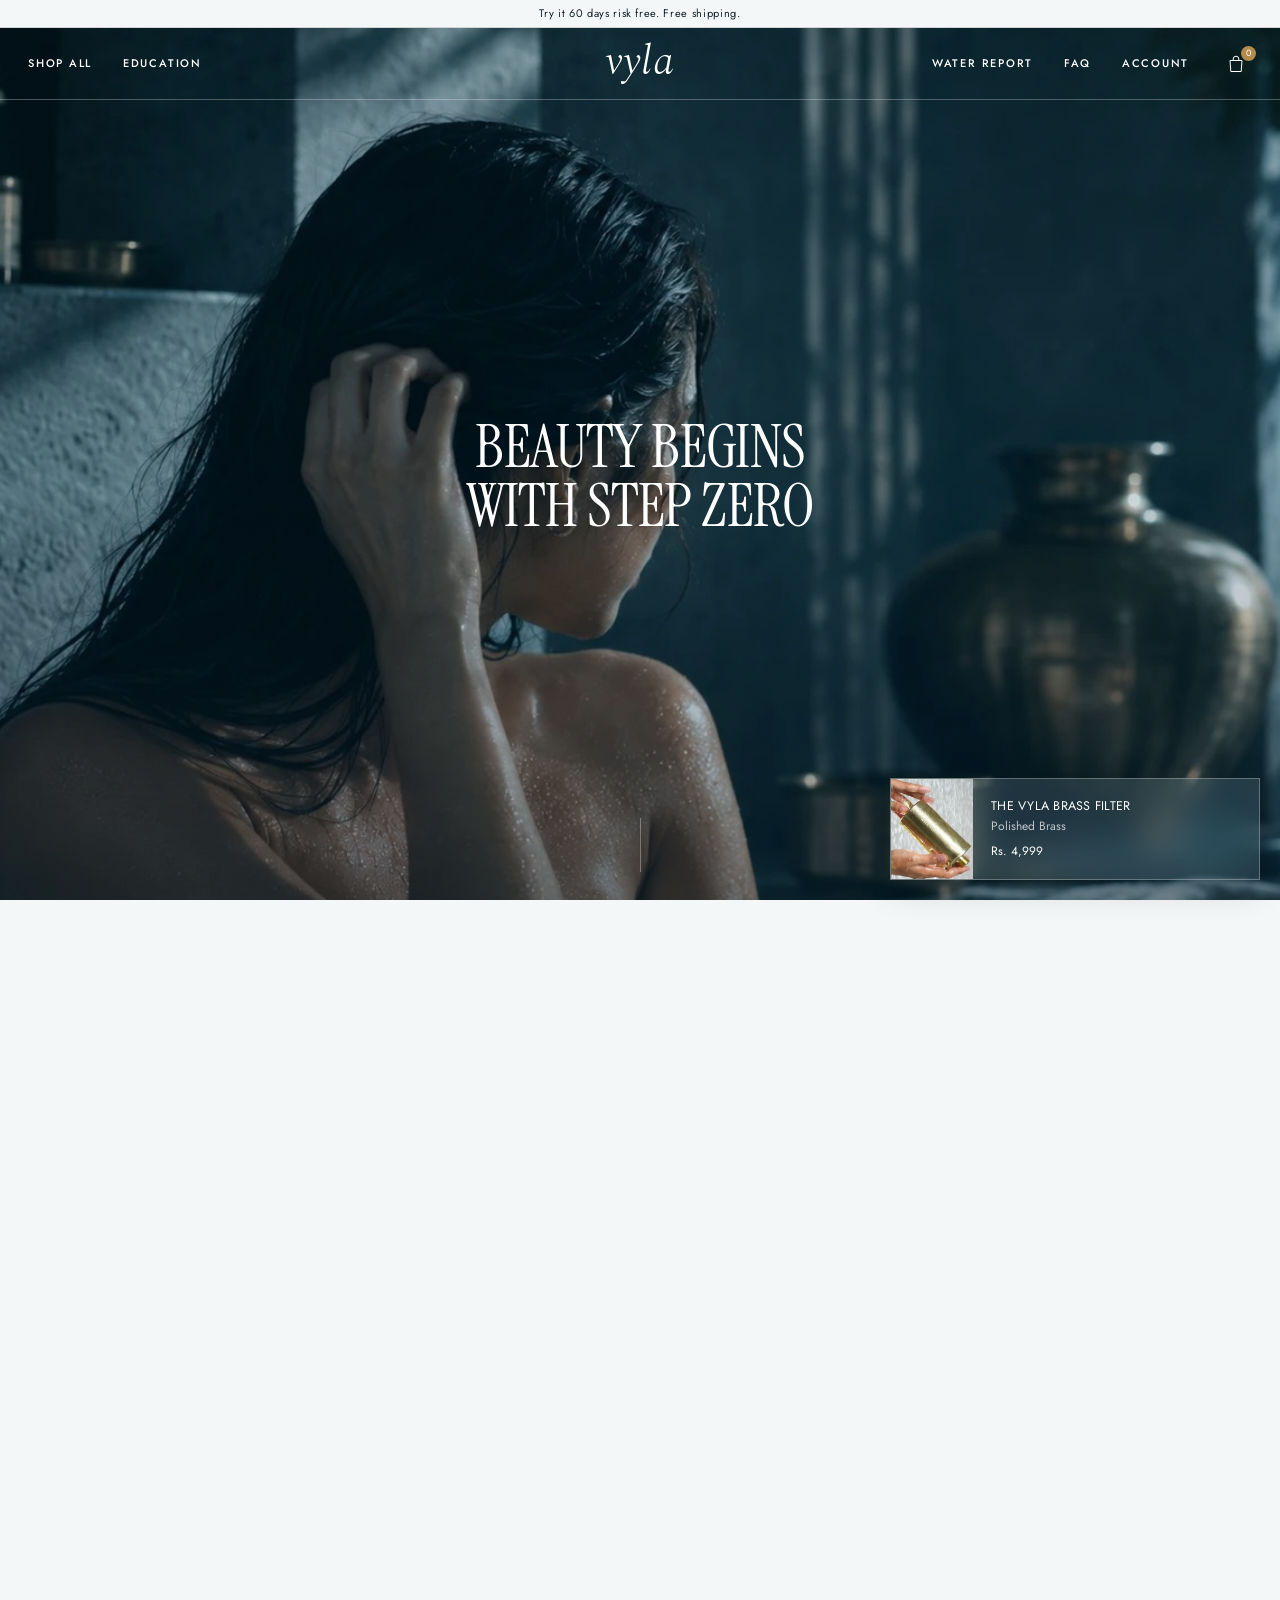
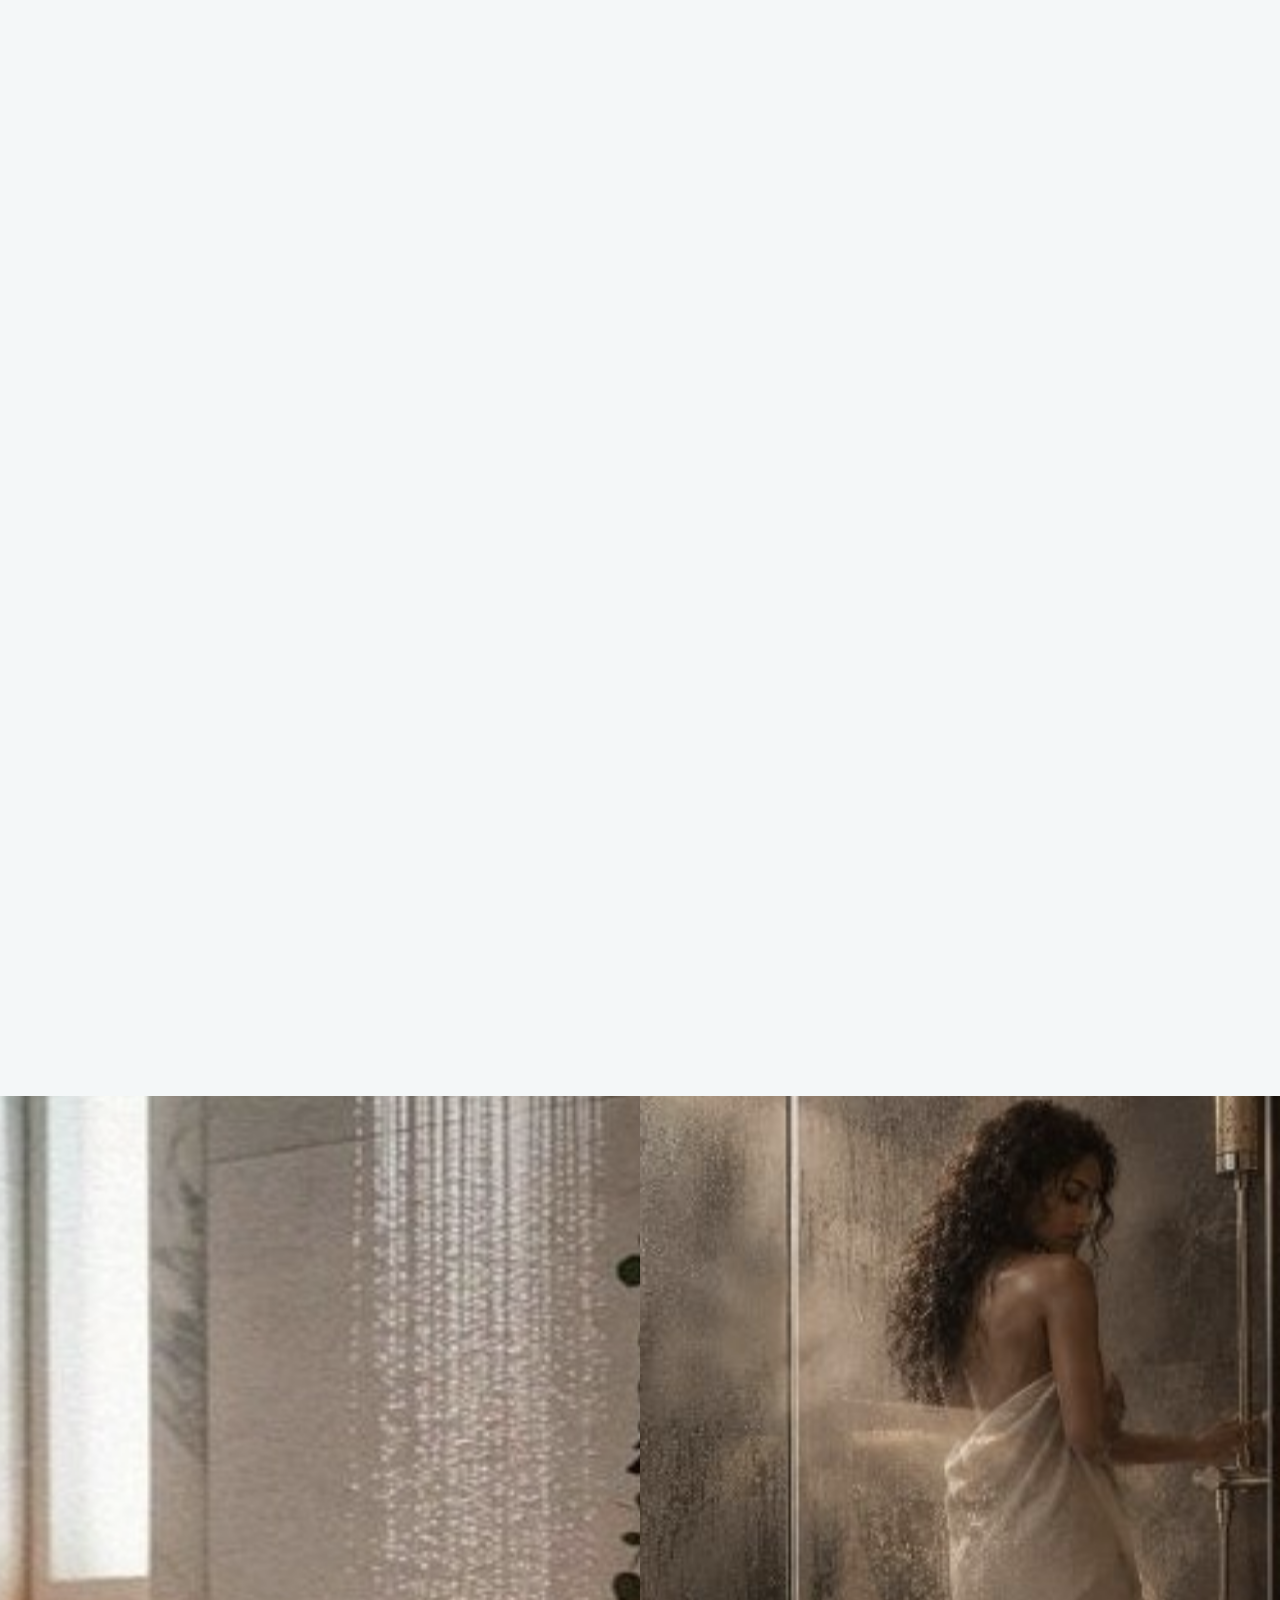
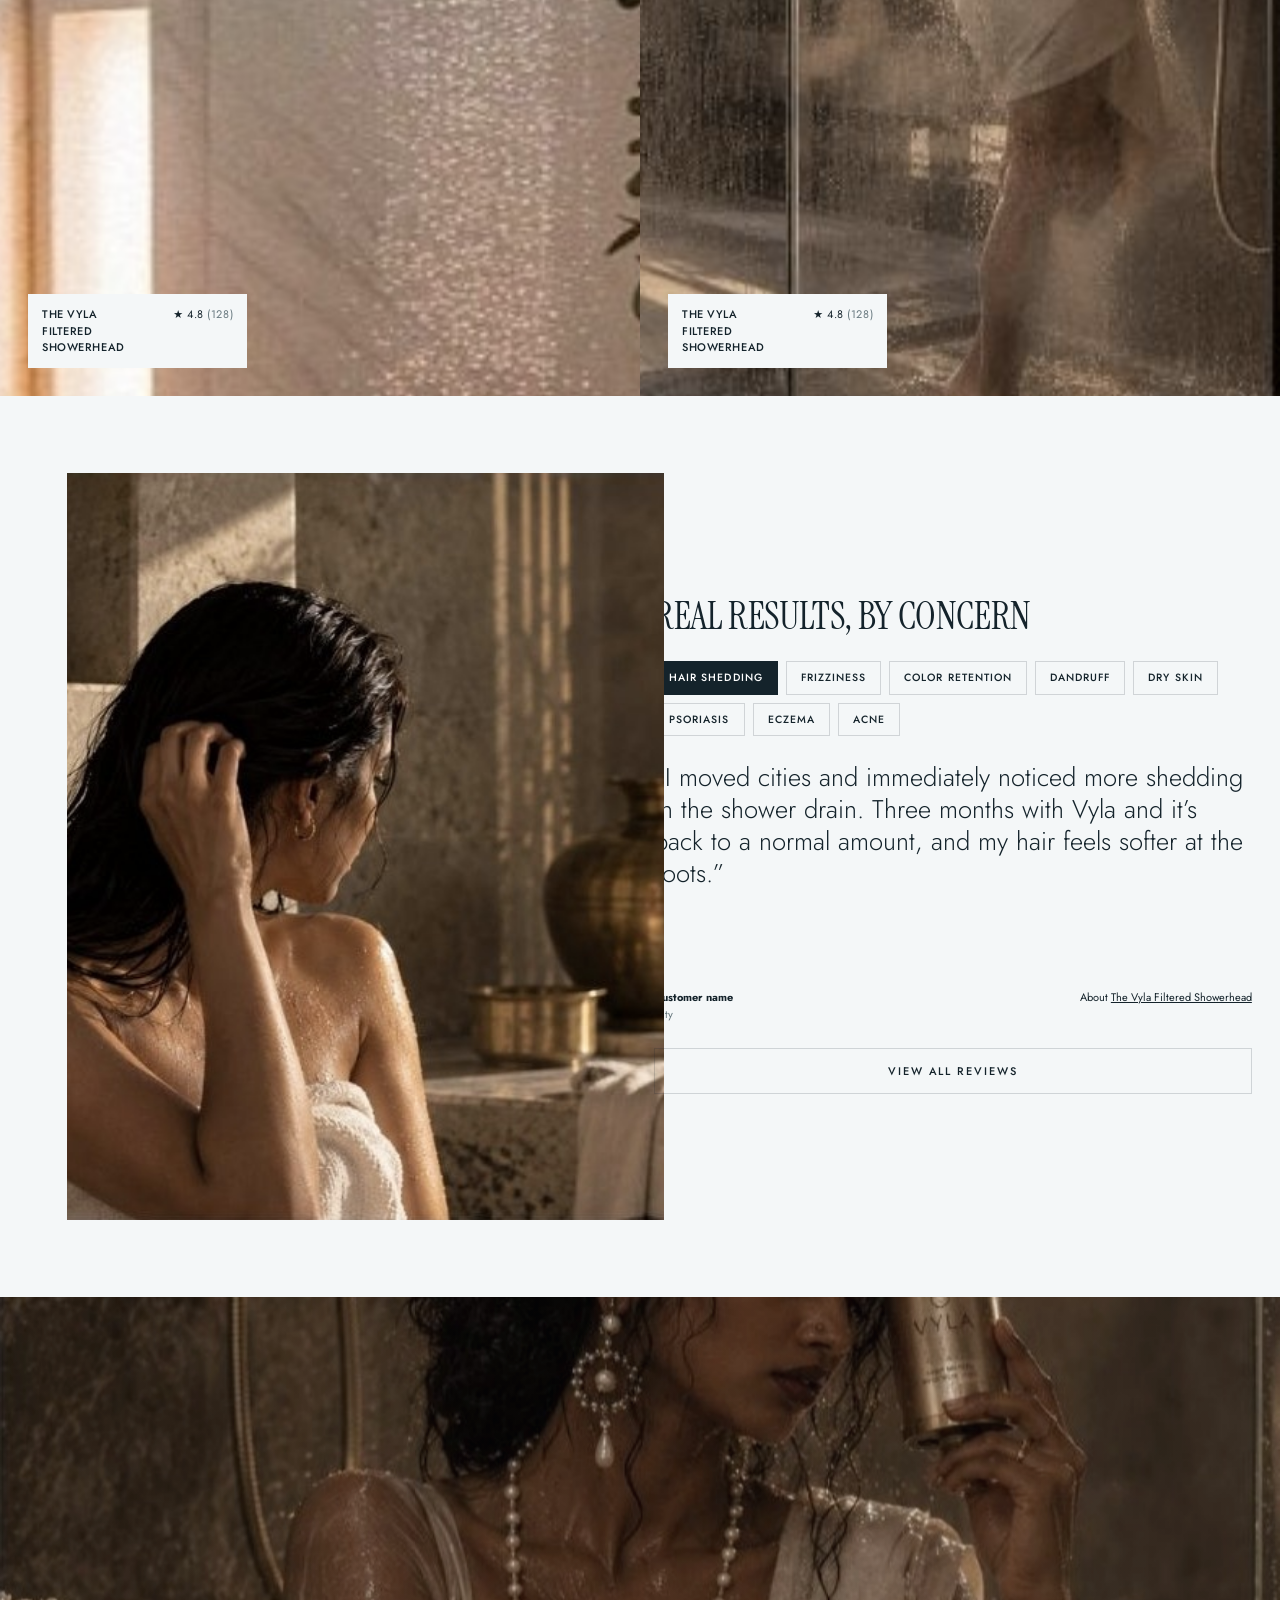
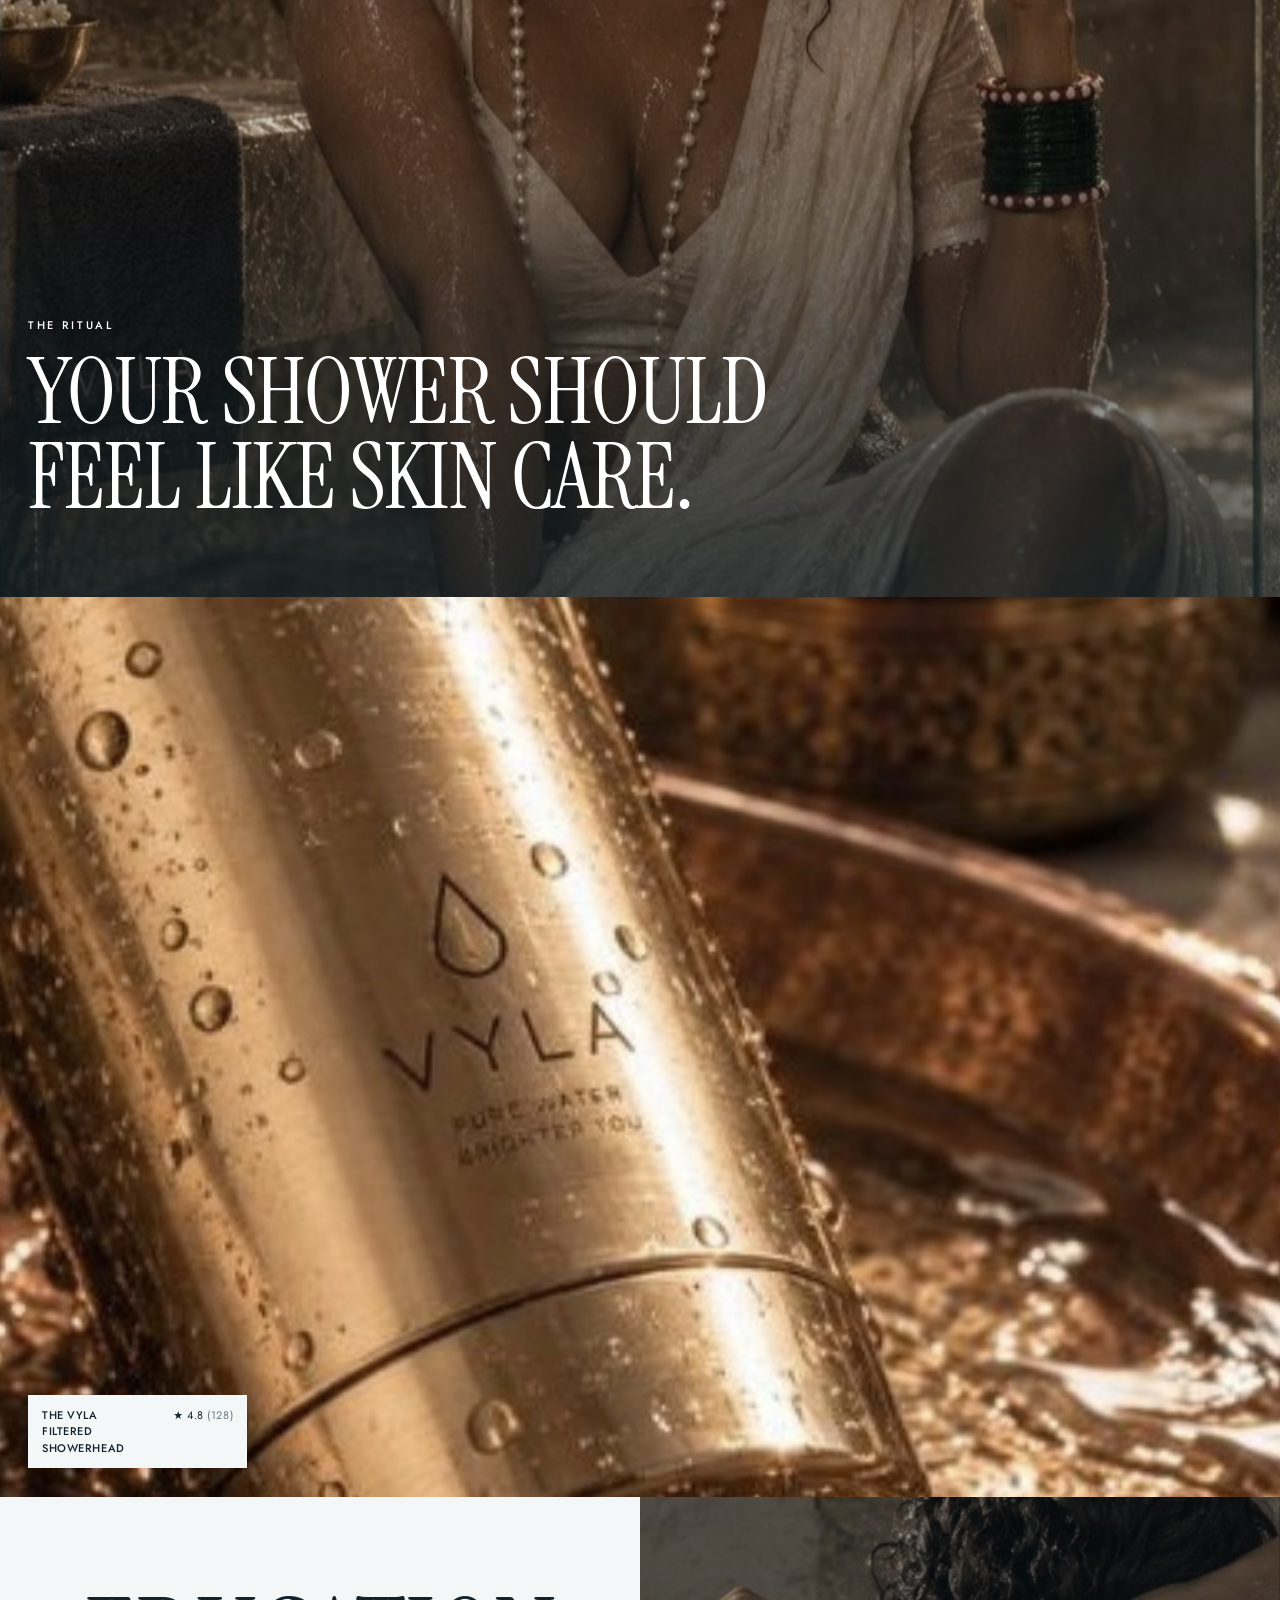
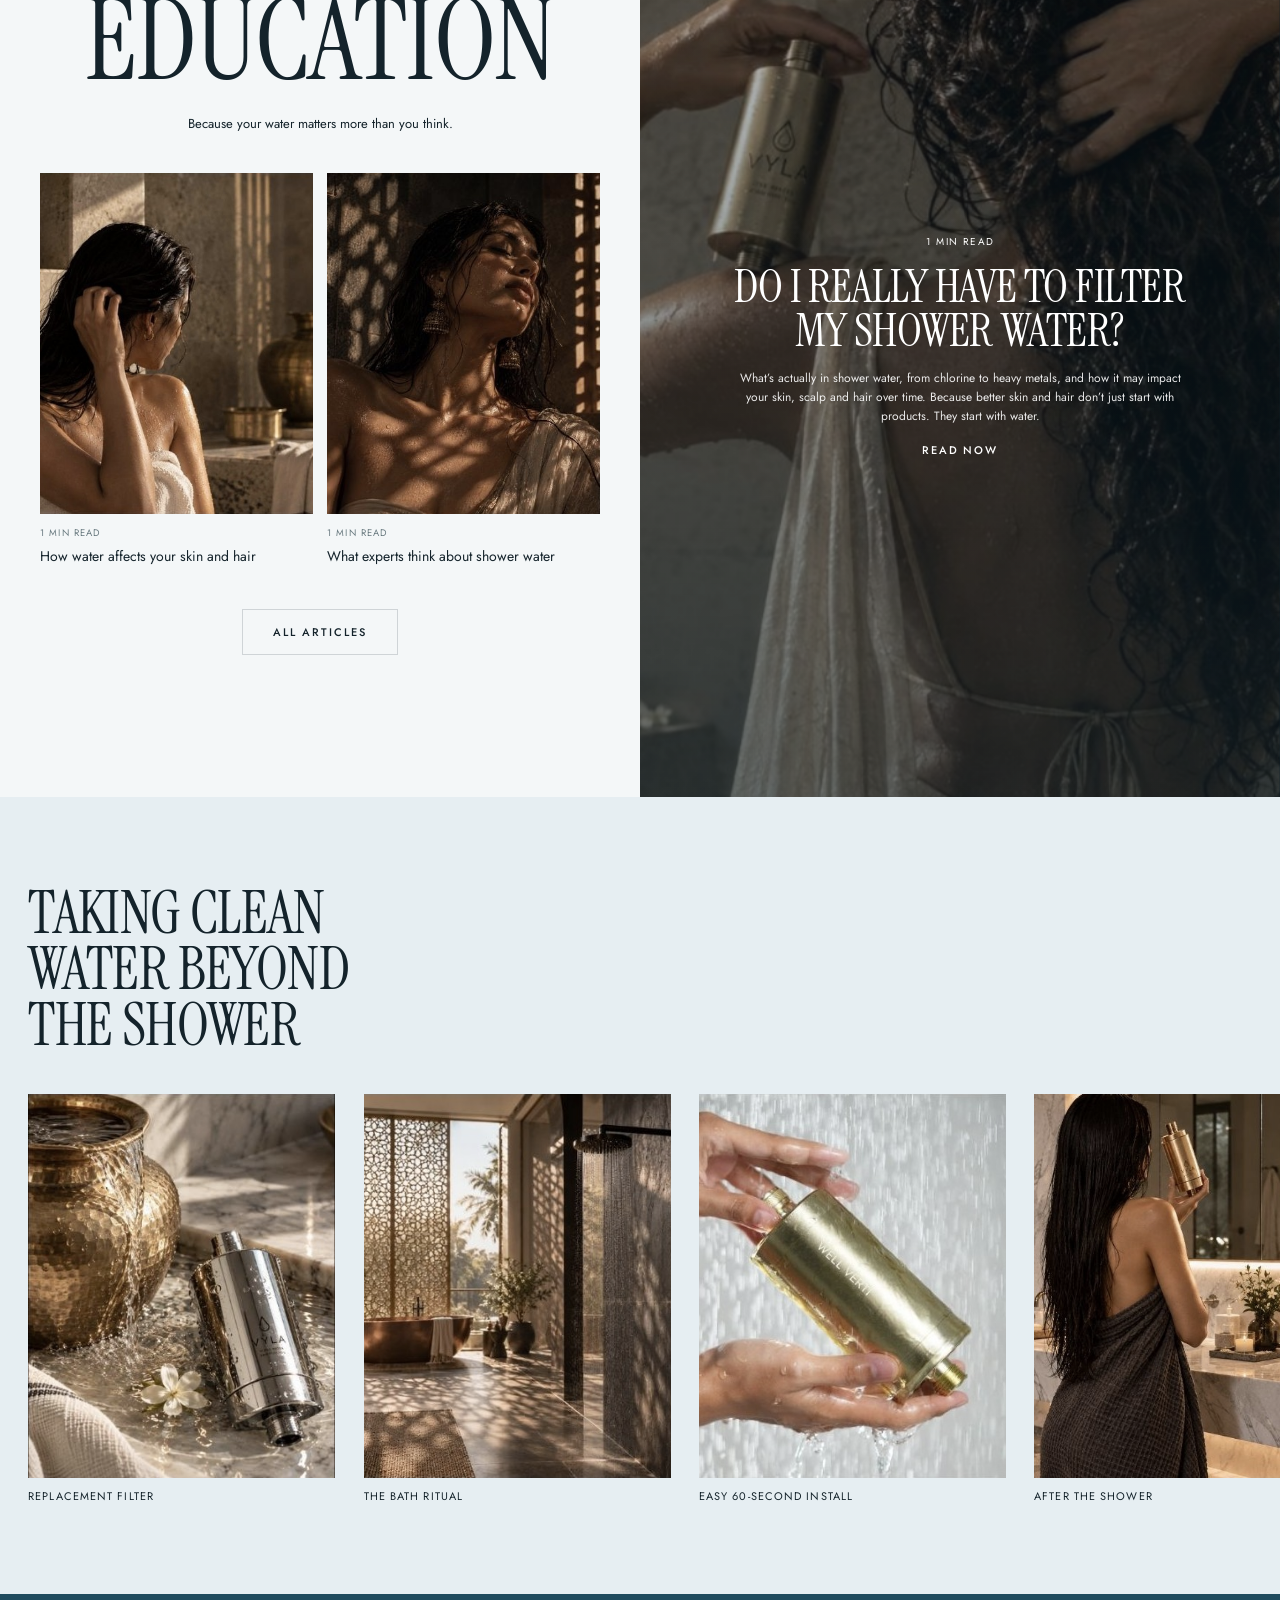
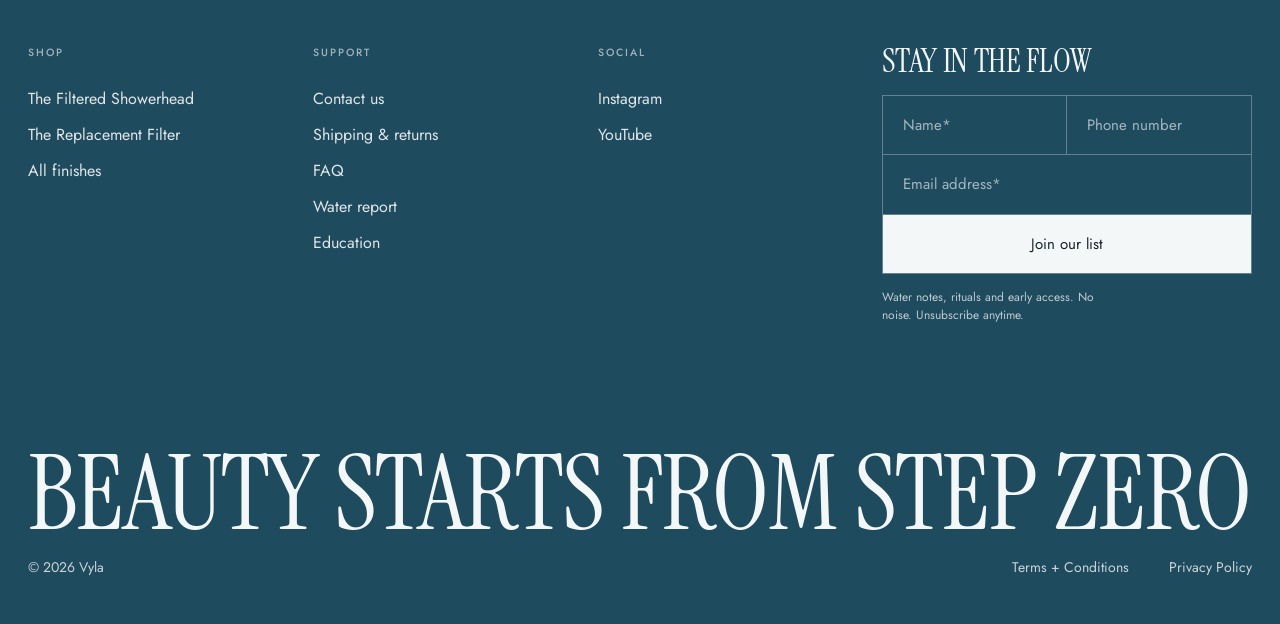
<file: index.html>
<!doctype html>
<html lang="en">
<head>
<meta charset="utf-8">
<meta name="viewport" content="width=device-width, initial-scale=1">
<title>Vyla | Pure Water, Brighter You</title>
<meta name="description" content="Vyla brass shower filters. Clean water for softer skin and shinier hair.">
<link rel="preconnect" href="https://fonts.googleapis.com">
<link rel="preconnect" href="https://fonts.gstatic.com" crossorigin>
<link href="https://fonts.googleapis.com/css2?family=Cormorant+Garamond:ital,wght@0,400;0,500;0,600;1,400;1,500&family=Jost:wght@300;400;500&display=swap" rel="stylesheet">
<link rel="stylesheet" href="styles.css?v=3">
</head>
<body class="is-loading" data-page="home">

<main id="app">

<!-- 1. HERO -->
<section class="hero" id="hero">
  <div class="hero__slides" data-parallax="0.15">
    <img class="hero__slide is-on" src="assets/img/hero.jpg" alt="">
  </div>
  <div class="hero__shade"></div>
  <div class="hero__content">
    <h1 class="display hero__title"><span class="split">Beauty begins</span> <span class="split">with step zero</span></h1>
  </div>
  <div class="hero__scroll"><span></span></div>
</section>

<!-- 2. WATER REPORT (scroll-driven) -->
<section class="wr" id="water-report">
  <div class="wr__stage">
    <svg class="wr__splash" viewBox="0 0 1440 900" preserveAspectRatio="xMidYMid slice" aria-hidden="true">
      <defs>
        <filter id="water" x="-25%" y="-25%" width="150%" height="150%" color-interpolation-filters="sRGB">
          <feTurbulence type="fractalNoise" baseFrequency="0.011" numOctaves="4" seed="7" result="n"/>
          <feDisplacementMap in="SourceGraphic" in2="n" scale="90" result="d"/>
          <feMorphology in="d" operator="erode" radius="9" result="er"/>
          <feComposite in="d" in2="er" operator="out" result="rim"/>
          <feGaussianBlur in="rim" stdDeviation="4" result="rimb"/>
          <feColorMatrix in="rimb" type="matrix" values="0 0 0 0 .13  0 0 0 0 .36  0 0 0 0 .50  0 0 0 .85 0" result="rimc"/>
          <feTurbulence type="fractalNoise" baseFrequency="0.9" numOctaves="2" seed="2" result="gr"/>
          <feColorMatrix in="gr" type="matrix" values="0 0 0 0 1  0 0 0 0 1  0 0 0 0 1  0 0 0 -1.1 1.05" result="grain"/>
          <feComposite in="d" in2="grain" operator="in" result="dg"/>
          <feMerge><feMergeNode in="dg"/><feMergeNode in="rimc"/></feMerge>
        </filter>
        <filter id="water2" x="-20%" y="-20%" width="140%" height="140%">
          <feTurbulence type="fractalNoise" baseFrequency="0.03" numOctaves="3" seed="3" result="n"/>
          <feDisplacementMap in="SourceGraphic" in2="n" scale="26"/>
        </filter>
        <radialGradient id="pig1"><stop offset="0" stop-color="#e2f0f5"/><stop offset=".72" stop-color="#b5d7e3"/><stop offset="1" stop-color="#5f9db5"/></radialGradient>
        <radialGradient id="pig2"><stop offset="0" stop-color="#eef6f9"/><stop offset=".75" stop-color="#c6e0ea"/><stop offset="1" stop-color="#78aec3"/></radialGradient>
      </defs>
      <g class="blob" data-dx="-620" data-dy="0"><ellipse cx="40" cy="450" rx="360" ry="620" fill="url(#pig1)" filter="url(#water)"/></g>
      <g class="blob" data-dx="620" data-dy="0"><ellipse cx="1400" cy="450" rx="360" ry="620" fill="url(#pig2)" filter="url(#water)"/></g>
      <g class="blob" data-dx="0" data-dy="-480"><ellipse cx="720" cy="-70" rx="820" ry="270" fill="url(#pig2)" filter="url(#water)"/></g>
      <g class="blob" data-dx="0" data-dy="480"><ellipse cx="720" cy="970" rx="820" ry="270" fill="url(#pig1)" filter="url(#water)"/></g>
      <g class="blob" data-dx="-480" data-dy="-380"><ellipse cx="150" cy="130" rx="330" ry="300" fill="url(#pig1)" filter="url(#water)"/></g>
      <g class="blob" data-dx="480" data-dy="-380"><ellipse cx="1290" cy="130" rx="330" ry="300" fill="url(#pig2)" filter="url(#water)"/></g>
      <g class="blob" data-dx="-480" data-dy="380"><ellipse cx="150" cy="780" rx="330" ry="300" fill="url(#pig2)" filter="url(#water)"/></g>
      <g class="blob" data-dx="480" data-dy="380"><ellipse cx="1290" cy="780" rx="330" ry="300" fill="url(#pig1)" filter="url(#water)"/></g>
      <g class="blob" data-dx="-300" data-dy="-120" fill="url(#pig1)" filter="url(#water2)"><circle cx="330" cy="300" r="22"/><circle cx="410" cy="170" r="14"/><circle cx="300" cy="500" r="30"/><circle cx="470" cy="600" r="10"/><circle cx="520" cy="250" r="8"/></g>
      <g class="blob" data-dx="300" data-dy="-120" fill="url(#pig2)" filter="url(#water2)"><circle cx="1110" cy="210" r="24"/><circle cx="1040" cy="330" r="12"/><circle cx="1000" cy="150" r="9"/><circle cx="1130" cy="600" r="28"/><circle cx="960" cy="640" r="8"/></g>
      <g class="blob" data-dx="0" data-dy="260" fill="url(#pig1)" filter="url(#water2)"><circle cx="520" cy="800" r="16"/><circle cx="930" cy="790" r="22"/><circle cx="1010" cy="840" r="9"/></g>
    </svg>

    <h2 class="display wr__title" id="wrTitle">The water report</h2>
    <div class="wr__drop" id="wrDrop"><i></i></div>
    <div class="wr__ripple" id="wrRipple"></div><div class="wr__ripple wr__ripple--2"></div><div class="wr__ripple wr__ripple--3"></div>

    <form class="wr__form" id="wrForm" autocomplete="off">
      <p class="wr__q">Have you ever checked what’s in your water?</p>
      <label class="wr__line">I live in <input id="pin" inputmode="numeric" maxlength="6" placeholder="[ Your PIN code ]" aria-label="Enter your PIN code"></label>
      <button class="btn btn--dark" type="submit">Check my water</button>
    </form>
  </div>
</section>

<!-- 3. PRODUCT CAROUSEL -->
<section class="shop" id="shop">
  <div class="shop__head reveal">
    <h2 class="display h2">The filtered showerhead</h2>
    <a href="shop.html" class="btn btn--line">View all finishes</a>
  </div>
  <div class="shop__grid" data-grid="head"></div>
</section>

<!-- 4. SPLIT PRODUCT PUSH -->
<section class="split2">
  <a href="product.html?f=brass" class="split2__half">
    <img src="assets/img/brass-shower-marble.jpg" alt="" data-parallax="0.12" loading="lazy">
    <div class="tag"><b>The Vyla Filtered Showerhead</b><span>★ 4.8 <small>(128)</small></span></div>
  </a>
  <a href="product.html?f=brass" class="split2__half">
    <img src="assets/img/life-steam.jpg" alt="" data-parallax="0.12" loading="lazy">
    <div class="tag"><b>The Vyla Filtered Showerhead</b><span>★ 4.8 <small>(128)</small></span></div>
  </a>
</section>

<!-- 5. REVIEWS BY CONCERN -->
<section class="rev" id="results">
  <figure class="rev__img"><img src="assets/img/life-hair.jpg" alt="Woman with wet hair after a shower"></figure>
  <div class="rev__body">
    <h2 class="display h3 reveal">Real results, by concern</h2>
    <div class="chips reveal" role="tablist" id="chips">
      <button role="tab" class="is-on" data-k="0">Hair shedding</button>
      <button role="tab" data-k="1">Frizziness</button>
      <button role="tab" data-k="2">Color retention</button>
      <button role="tab" data-k="3">Dandruff</button>
      <button role="tab" data-k="4">Dry skin</button>
      <button role="tab" data-k="5">Psoriasis</button>
      <button role="tab" data-k="6">Eczema</button>
      <button role="tab" data-k="7">Acne</button>
    </div>
    <blockquote class="rev__quote" id="revQuote" aria-live="polite">
      <p></p>
      <footer><span><b></b><br><em></em></span><a href="product.html?f=brass">About <u>The Vyla Filtered Showerhead</u></a></footer>
    </blockquote>
    <a href="product.html?f=brass#reviews" class="btn btn--line btn--wide">View all reviews</a>
  </div>
</section>

<!-- 6. FULLSCREEN QUOTE -->
<section class="fq">
  <img src="assets/img/life-seated.jpg" alt="" class="fq__img" data-parallax="0.18" loading="lazy">
  <div class="fq__shade"></div>
  <blockquote class="fq__text reveal"><span class="eyebrow eyebrow--light">The ritual</span><p class="display">Your shower should<br>feel like skin care.</p></blockquote>
</section>

<!-- 7. PRODUCT PUSH -->
<section class="pp">
  <img src="assets/img/prod-brass-hero.jpg" alt="" class="pp__img" data-parallax="0.15" loading="lazy">
  <a href="product.html?f=brass" class="tag tag--float"><b>The Vyla Filtered Showerhead</b><span>★ 4.8 <small>(128)</small></span></a>
</section>

<!-- 8. EDUCATION / JOURNAL -->
<section class="edu" id="education">
  <div class="edu__l">
    <h2 class="display h1 reveal">Education</h2>
    <p class="edu__sub reveal">Because your water matters more than you think.</p>
    <div class="edu__cards">
      <a href="article.html?a=skin-hair" class="acard reveal"><span class="acard__img"><img src="assets/img/life-hair.jpg" alt="" loading="lazy"></span><small>1 min read</small><h3>How water affects your skin and hair</h3></a>
      <a href="article.html?a=experts" class="acard reveal"><span class="acard__img"><img src="assets/img/life-jali.jpg" alt="" loading="lazy"></span><small>1 min read</small><h3>What experts think about shower water</h3></a>
    </div>
    <a href="education.html" class="btn btn--line reveal">All articles</a>
  </div>
  <a href="article.html?a=filter-shower" class="edu__feature">
    <img src="assets/img/life-back.jpg" alt="" data-parallax="0.1" loading="lazy">
    <div class="edu__fcopy">
      <small>1 min read</small>
      <h3 class="display">Do I really have to filter my shower water?</h3>
      <p>What’s actually in shower water, from chlorine to heavy metals, and how it may impact your skin, scalp and hair over time. Because better skin and hair don’t just start with products. They start with water.</p>
      <span class="link-u">Read now</span>
    </div>
  </a>
</section>

<!-- 9. TEXT + MEDIA STRIP -->
<section class="strip" id="beyond">
  <h2 class="display h2 reveal">Taking clean water beyond the shower</h2>
  <div class="strip__track" id="stripTrack">
    <div class="strip__row">
      <figure><img src="assets/img/prod-silver-pot.jpg" alt=""><figcaption>Replacement filter</figcaption></figure>
      <figure><img src="assets/img/jali-bath.jpg" alt=""><figcaption>The bath ritual</figcaption></figure>
      <figure><img src="assets/img/hands-brass.jpg" alt=""><figcaption>Easy 60-second install</figcaption></figure>
      <figure><img src="assets/img/life-mirror.jpg" alt=""><figcaption>After the shower</figcaption></figure>
      <figure><img src="assets/img/dark-rain.jpg" alt=""><figcaption>Rainfall heads</figcaption></figure>
      <figure><img src="assets/img/prod-silver-pot.jpg" alt=""><figcaption>Replacement filter</figcaption></figure>
      <figure><img src="assets/img/jali-bath.jpg" alt=""><figcaption>The bath ritual</figcaption></figure>
      <figure><img src="assets/img/hands-brass.jpg" alt=""><figcaption>Easy 60-second install</figcaption></figure>
    </div>
  </div>
</section>

</main>

<script src="vendor/lenis.min.js"></script>
<script src="illustrations.js?v=3"></script>
<script src="main.js?v=3"></script>
</body>
</html>
</file>
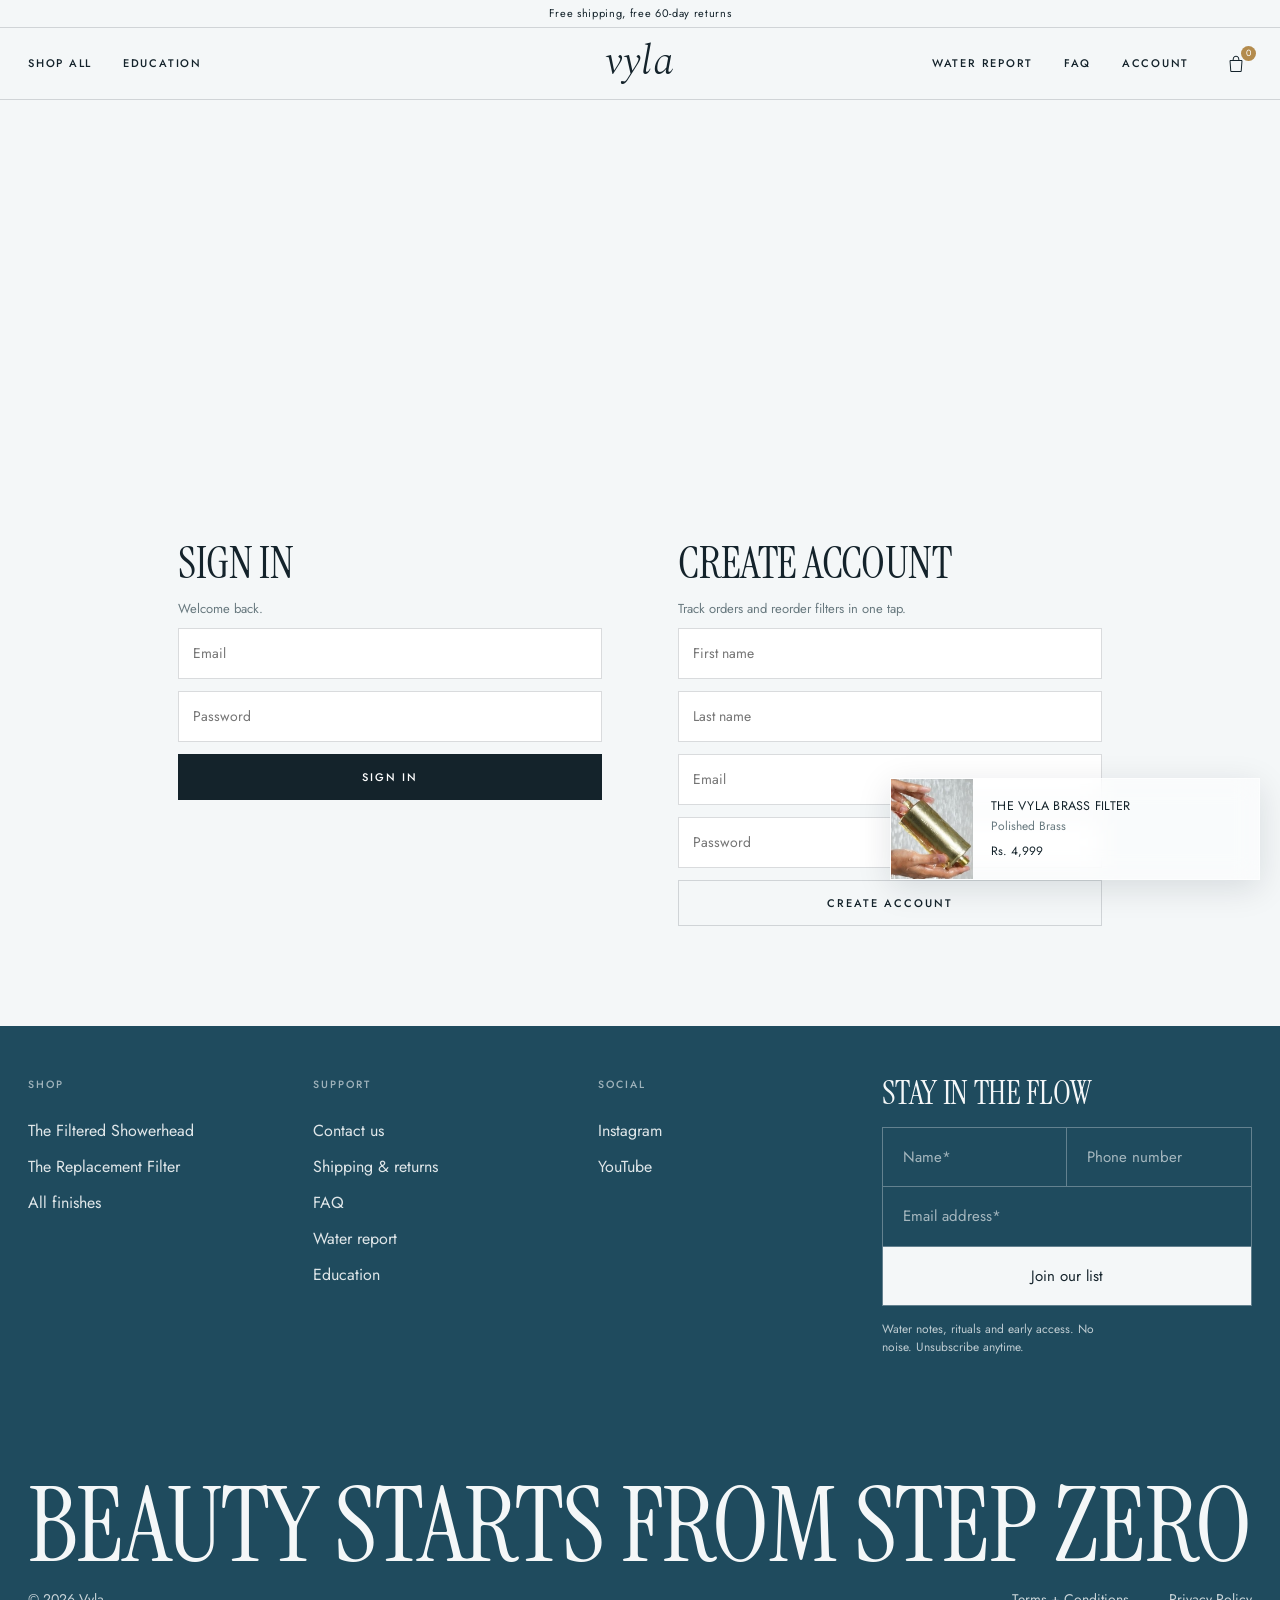
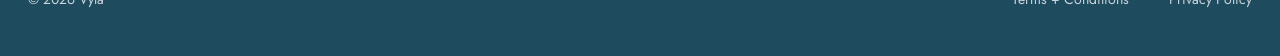
<file: account.html>
<!doctype html>
<html lang="en"><head><meta charset="utf-8"><meta name="viewport" content="width=device-width, initial-scale=1">
<title>Account | Vyla</title>
<link rel="preconnect" href="https://fonts.googleapis.com"><link rel="preconnect" href="https://fonts.gstatic.com" crossorigin>
<link href="https://fonts.googleapis.com/css2?family=Cormorant+Garamond:ital,wght@0,400;0,500;0,600;1,400;1,500&family=Jost:wght@300;400;500&display=swap" rel="stylesheet">
<link rel="stylesheet" href="styles.css?v=3"></head>
<body data-page="account"><main id="app">

<div class="acct"><figure class="acct__img reveal-img"><img src="assets/img/glow-wet.jpg" alt=""></figure><div><h2 class="display">Sign in</h2><p>Welcome back.</p><form onsubmit="event.preventDefault()"><input type="email" placeholder="Email" required><input type="password" placeholder="Password" required><button class="btn btn--dark">Sign in</button></form></div>
<div><h2 class="display">Create account</h2><p>Track orders and reorder filters in one tap.</p><form onsubmit="event.preventDefault()"><input placeholder="First name"><input placeholder="Last name"><input type="email" placeholder="Email" required><input type="password" placeholder="Password" required><button class="btn btn--line">Create account</button></form></div></div>
</main>
<script src="vendor/lenis.min.js"></script>
<script src="illustrations.js?v=3"></script>
<script src="main.js?v=3"></script></body></html>
</file>
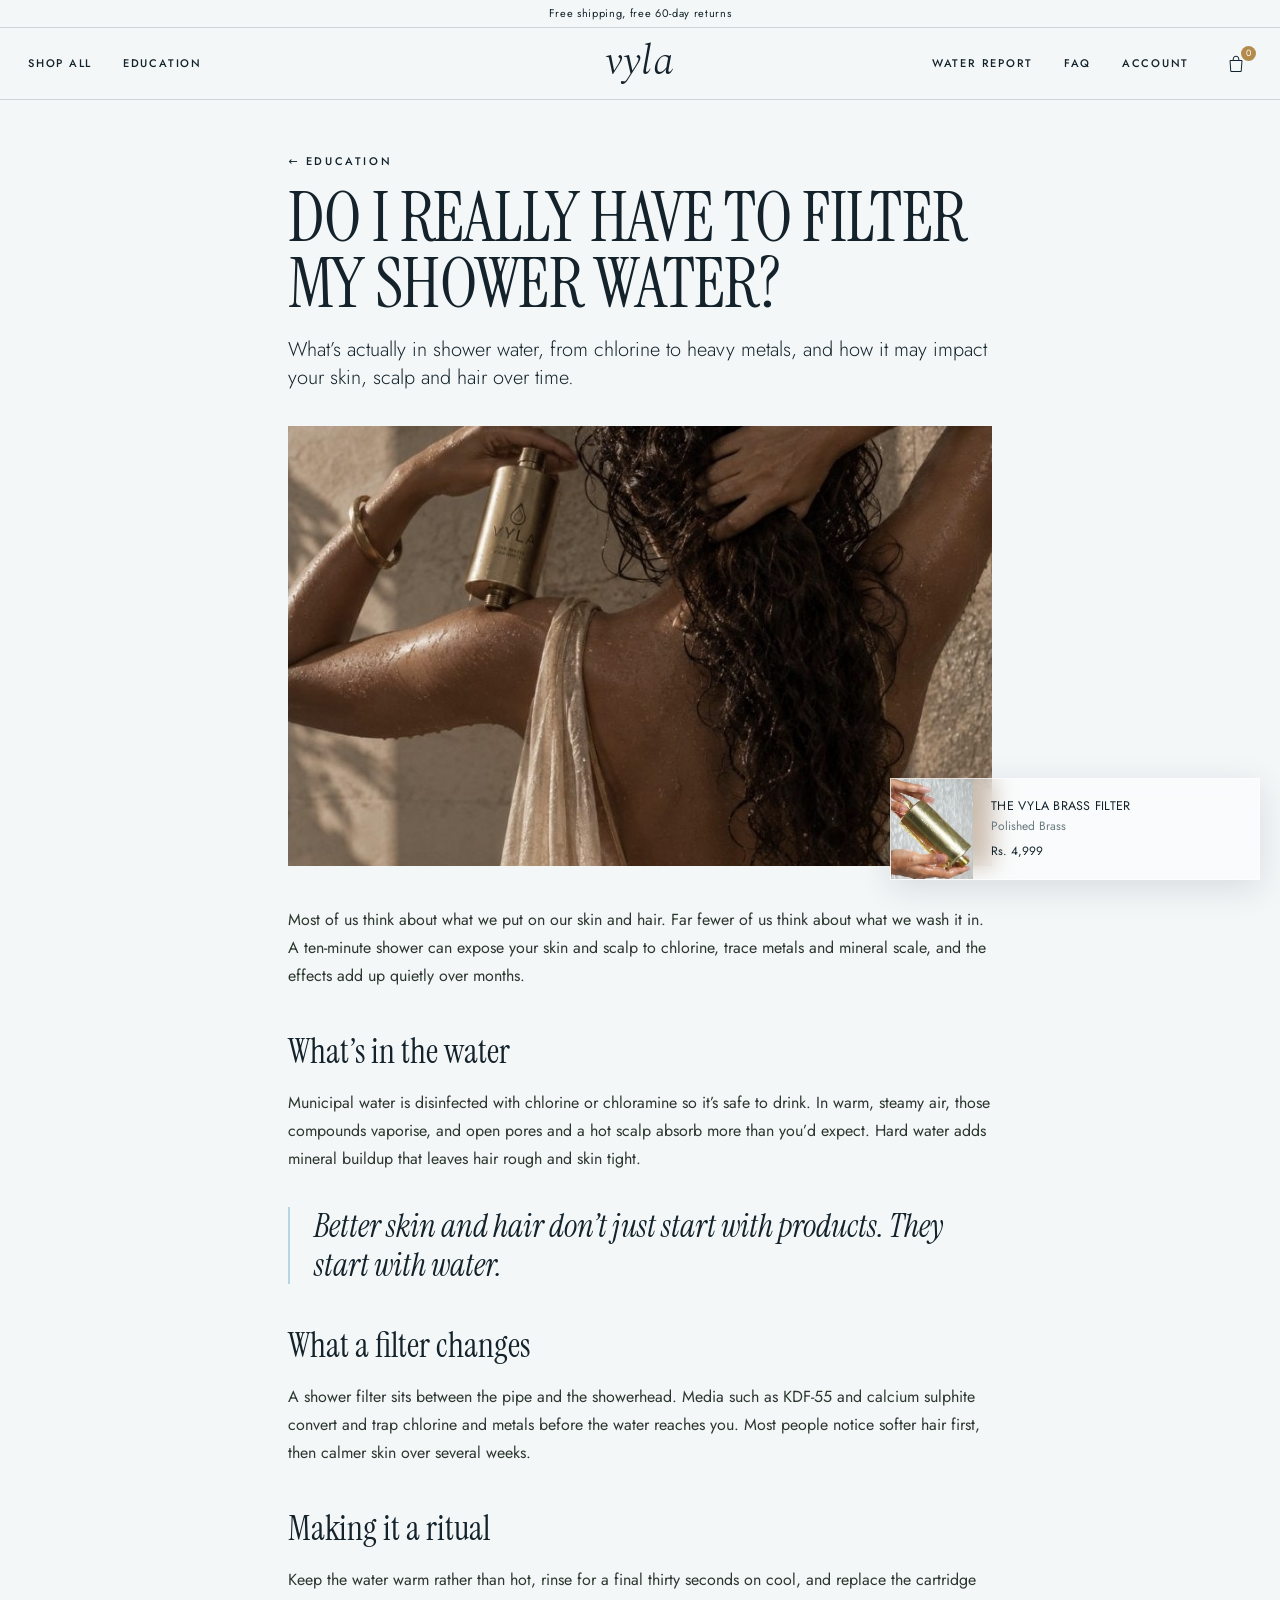
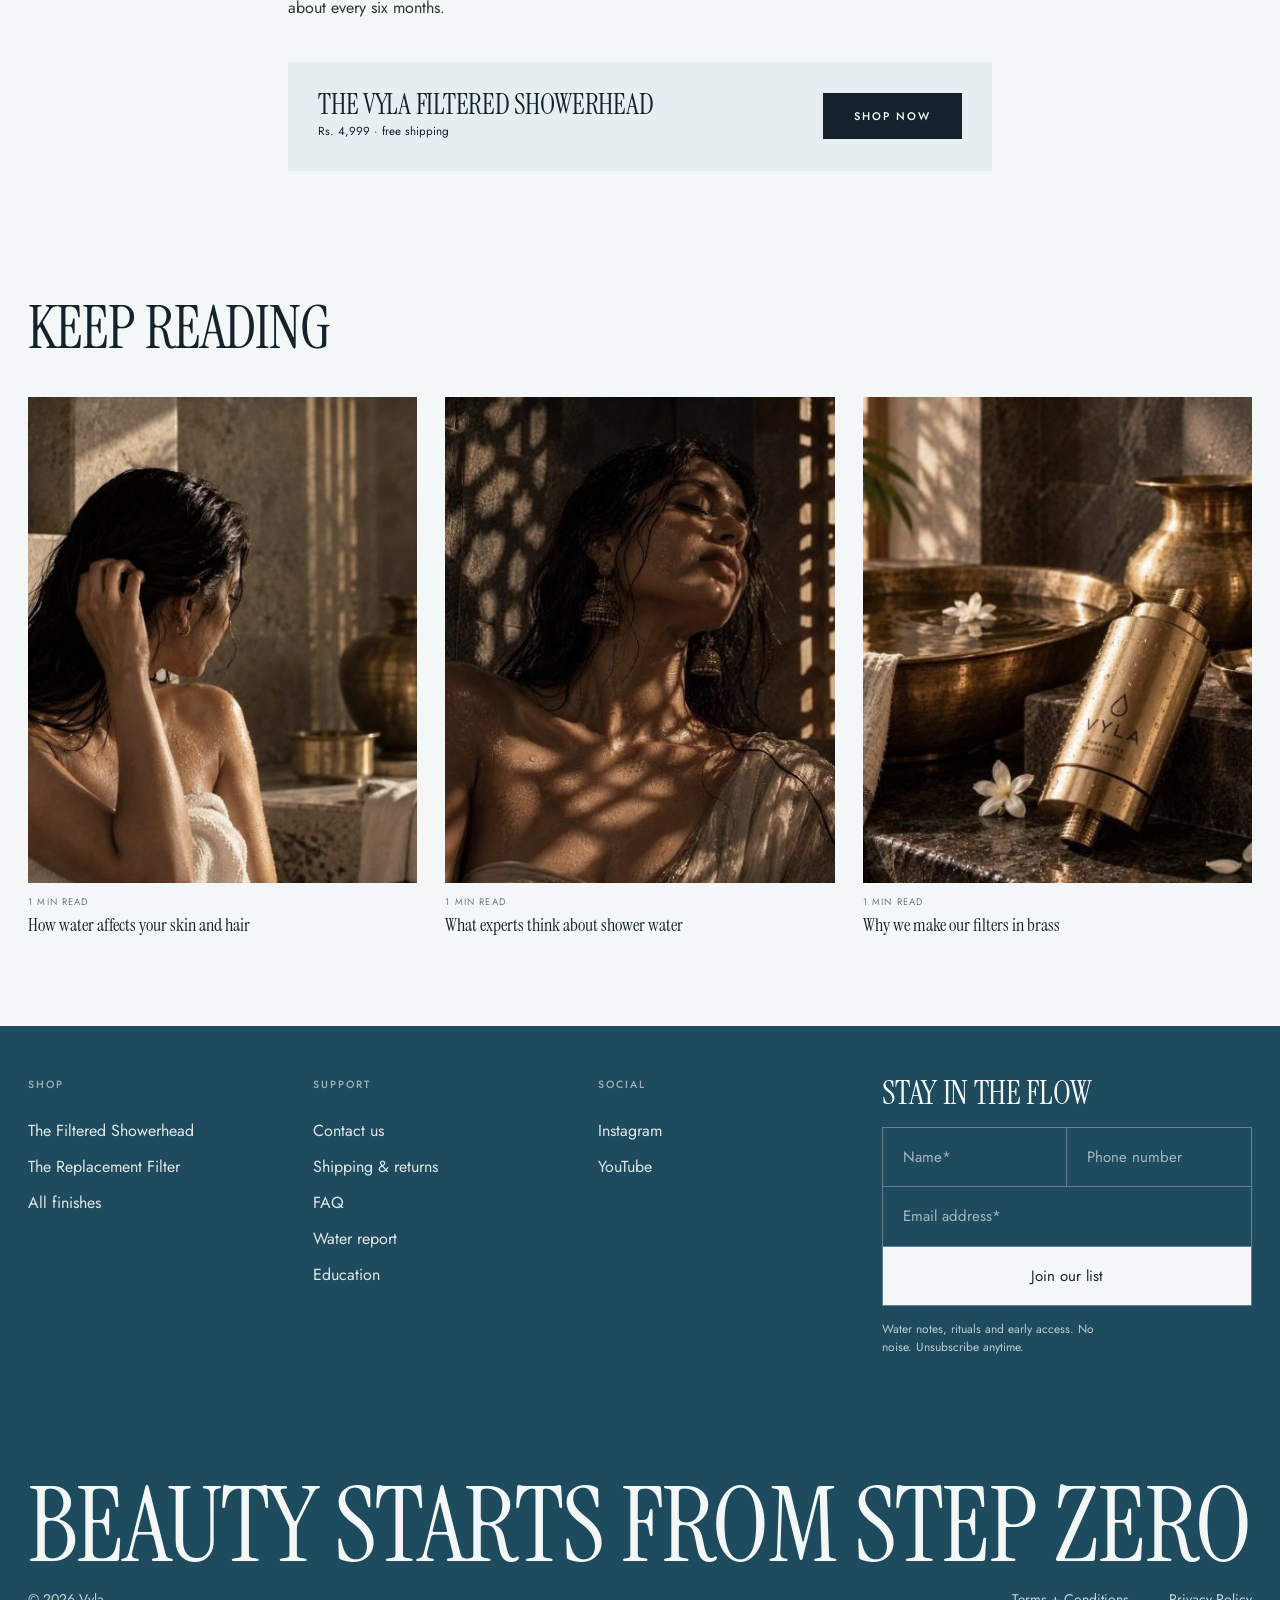
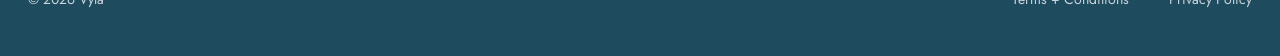
<file: article.html>
<!doctype html>
<html lang="en"><head><meta charset="utf-8"><meta name="viewport" content="width=device-width, initial-scale=1">
<title>Article | Vyla</title>
<link rel="preconnect" href="https://fonts.googleapis.com"><link rel="preconnect" href="https://fonts.gstatic.com" crossorigin>
<link href="https://fonts.googleapis.com/css2?family=Cormorant+Garamond:ital,wght@0,400;0,500;0,600;1,400;1,500&family=Jost:wght@300;400;500&display=swap" rel="stylesheet">
<link rel="stylesheet" href="styles.css?v=3"></head>
<body data-page="article"><main id="app">

<article class="article" id="article"><a href="education.html" class="eyebrow">← Education</a><h1 class="display" id="aTitle"></h1><p class="dek" id="aDek"></p><img id="aImg" src="" alt="">
<p>Most of us think about what we put on our skin and hair. Far fewer of us think about what we wash it in. A ten-minute shower can expose your skin and scalp to chlorine, trace metals and mineral scale, and the effects add up quietly over months.</p>
<h2>What’s in the water</h2><p>Municipal water is disinfected with chlorine or chloramine so it’s safe to drink. In warm, steamy air, those compounds vaporise, and open pores and a hot scalp absorb more than you’d expect. Hard water adds mineral buildup that leaves hair rough and skin tight.</p>
<blockquote>Better skin and hair don’t just start with products. They start with water.</blockquote>
<h2>What a filter changes</h2><p>A shower filter sits between the pipe and the showerhead. Media such as KDF-55 and calcium sulphite convert and trap chlorine and metals before the water reaches you. Most people notice softer hair first, then calmer skin over several weeks.</p>
<h2>Making it a ritual</h2><p>Keep the water warm rather than hot, rinse for a final thirty seconds on cool, and replace the cartridge about every six months.</p>
<div class="cta"><div><b class="display" style="font-size:28px">The Vyla Filtered Showerhead</b><br><small>Rs. 4,999 · free shipping</small></div><a href="product.html?f=brass" class="btn btn--dark">Shop now</a></div></article>
<section class="sub-h"><h2 class="display h2">Keep reading</h2></section><div class="agrid" id="aMore"></div>
</main>
<script src="vendor/lenis.min.js"></script>
<script src="illustrations.js?v=3"></script>
<script src="main.js?v=3"></script></body></html>
</file>
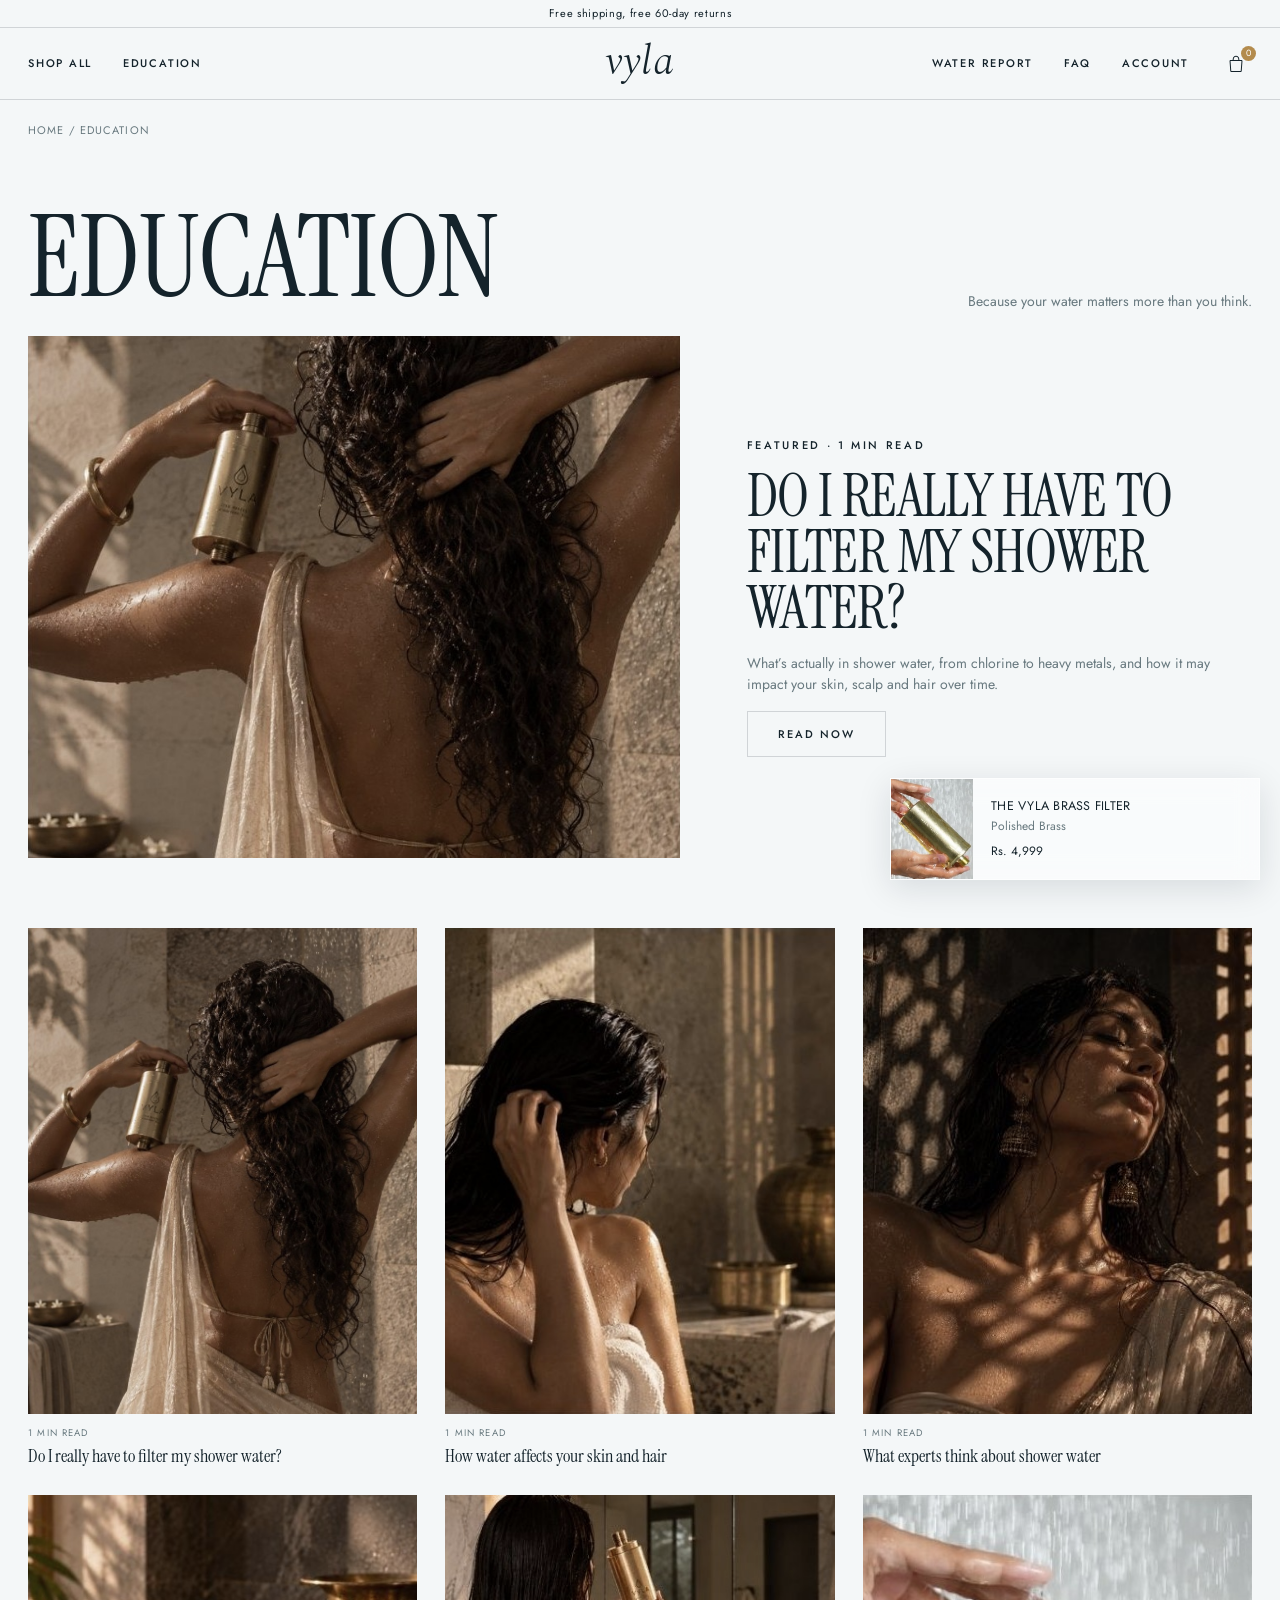
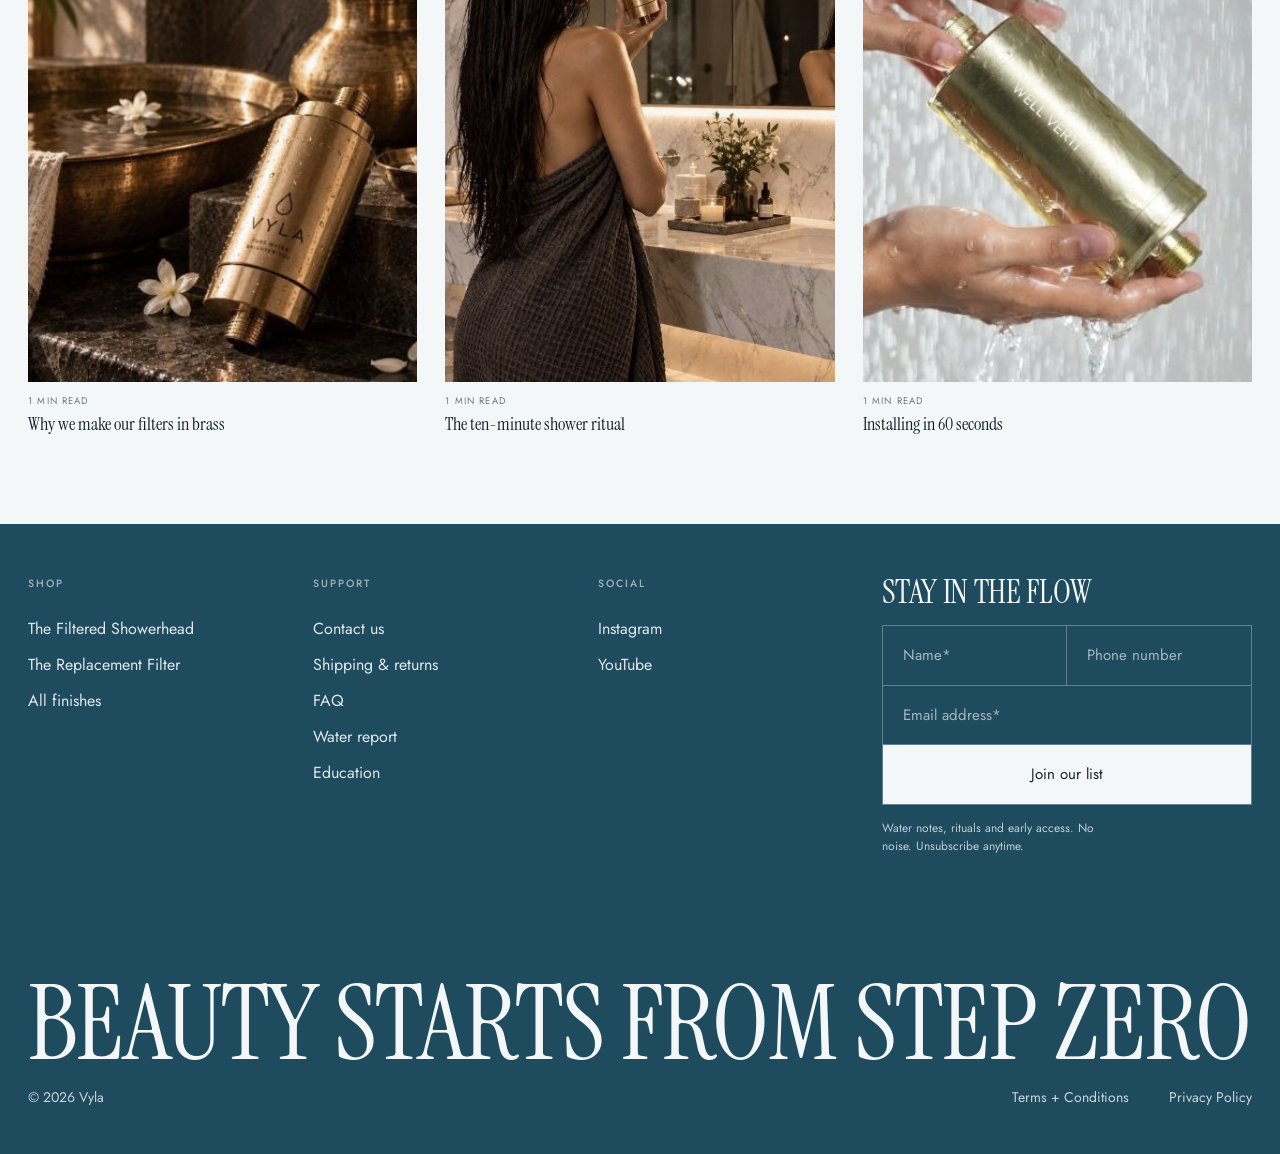
<file: education.html>
<!doctype html>
<html lang="en"><head><meta charset="utf-8"><meta name="viewport" content="width=device-width, initial-scale=1">
<title>Education | Vyla</title>
<link rel="preconnect" href="https://fonts.googleapis.com"><link rel="preconnect" href="https://fonts.gstatic.com" crossorigin>
<link href="https://fonts.googleapis.com/css2?family=Cormorant+Garamond:ital,wght@0,400;0,500;0,600;1,400;1,500&family=Jost:wght@300;400;500&display=swap" rel="stylesheet">
<link rel="stylesheet" href="styles.css?v=3"></head>
<body data-page="education"><main id="app">

<div class="crumbs"><a href="index.html">Home</a> / Education</div>
<div class="phead"><h1 class="display h1">Education</h1><p>Because your water matters more than you think.</p></div>
<a href="article.html?a=filter-shower" class="afeat"><img src="assets/img/life-back.jpg" alt=""><div><small class="eyebrow">Featured · 1 min read</small><h2 class="display h2">Do I really have to filter my shower water?</h2><p>What’s actually in shower water, from chlorine to heavy metals, and how it may impact your skin, scalp and hair over time.</p><span class="btn btn--line">Read now</span></div></a>
<div class="agrid" data-articles="6"></div>
</main>
<script src="vendor/lenis.min.js"></script>
<script src="illustrations.js?v=3"></script>
<script src="main.js?v=3"></script></body></html>
</file>
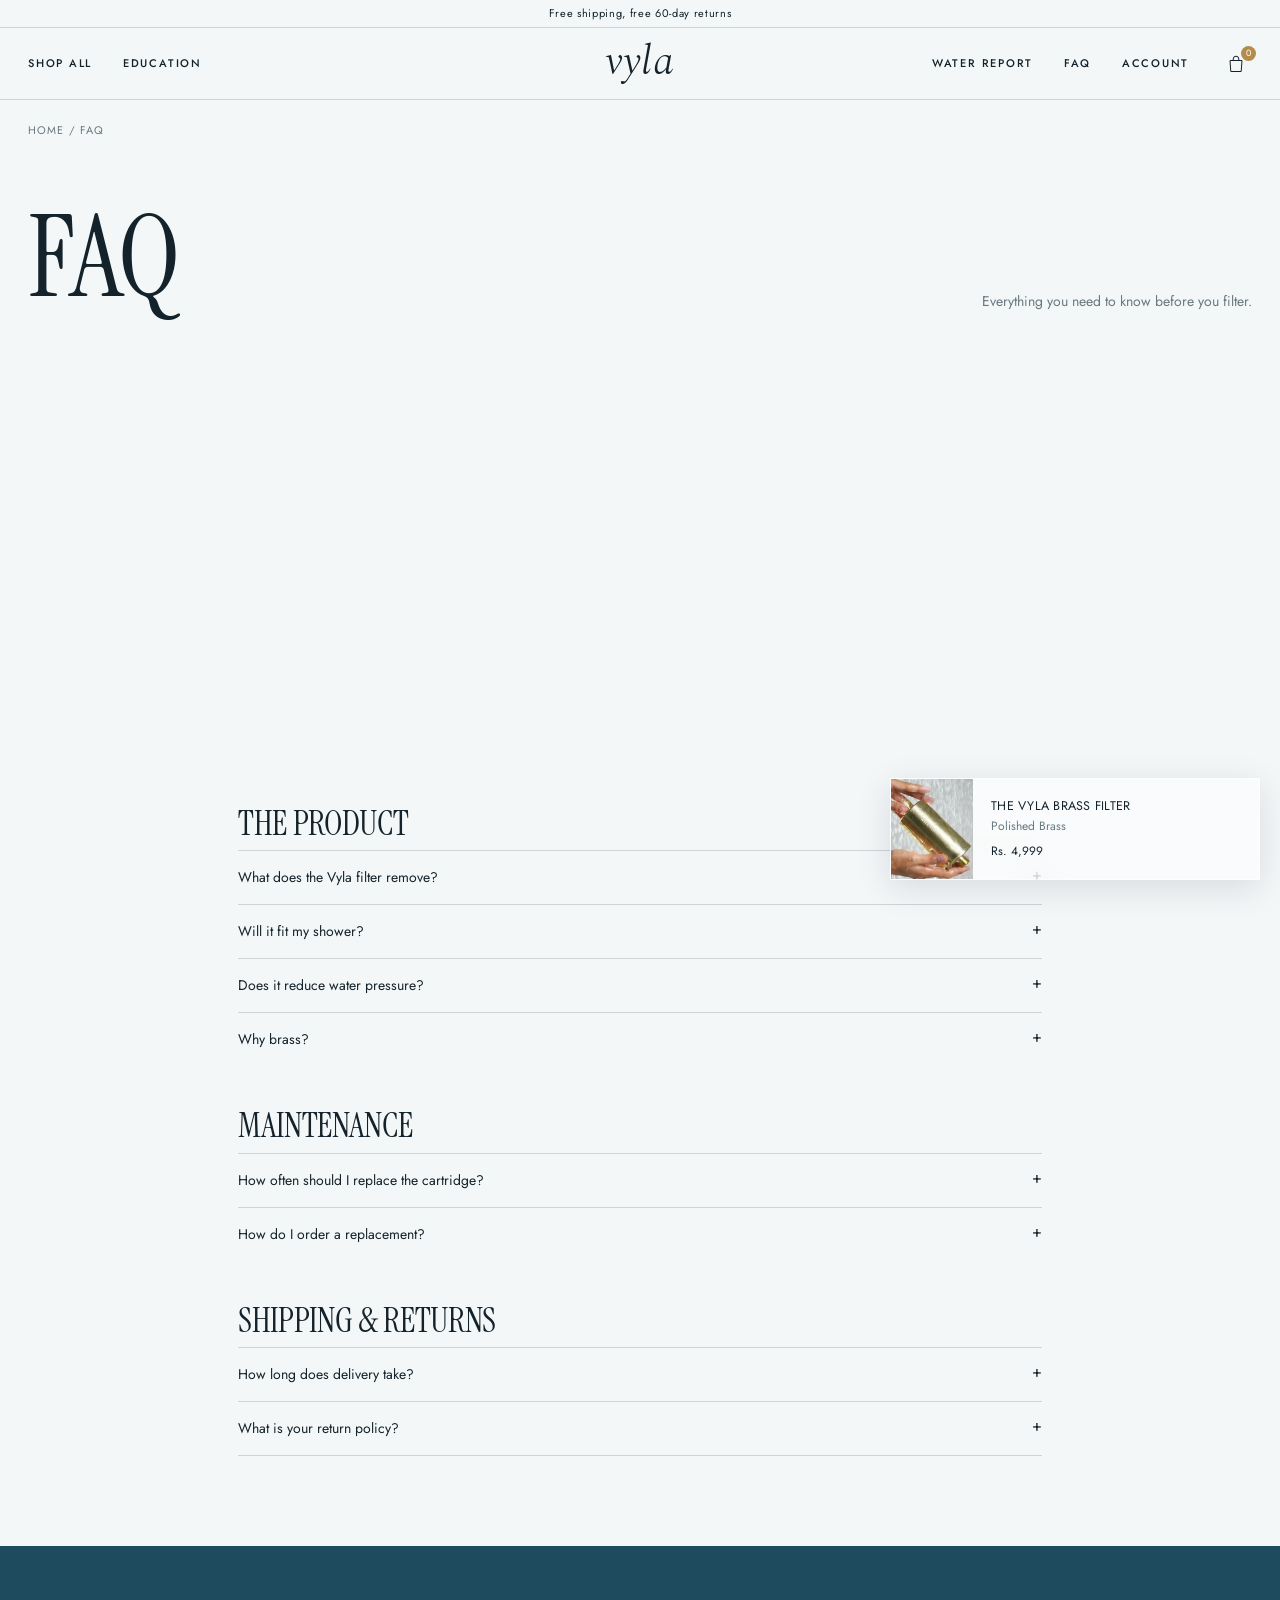
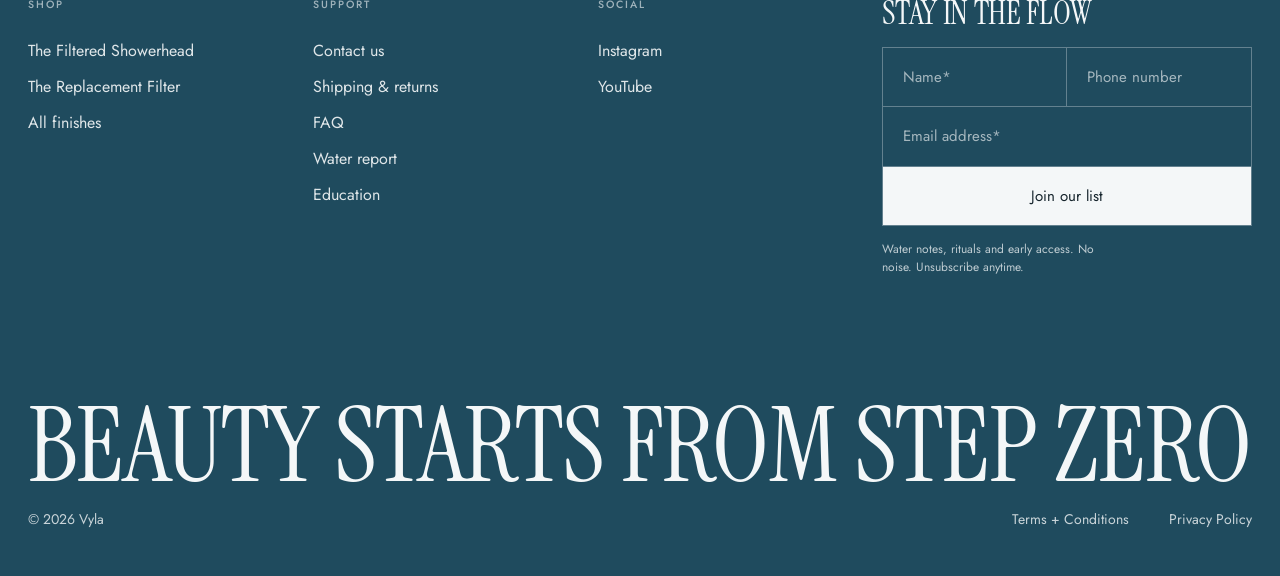
<file: faq.html>
<!doctype html>
<html lang="en"><head><meta charset="utf-8"><meta name="viewport" content="width=device-width, initial-scale=1">
<title>FAQ | Vyla</title>
<link rel="preconnect" href="https://fonts.googleapis.com"><link rel="preconnect" href="https://fonts.gstatic.com" crossorigin>
<link href="https://fonts.googleapis.com/css2?family=Cormorant+Garamond:ital,wght@0,400;0,500;0,600;1,400;1,500&family=Jost:wght@300;400;500&display=swap" rel="stylesheet">
<link rel="stylesheet" href="styles.css?v=3"></head>
<body data-page="faq"><main id="app">

<div class="crumbs"><a href="index.html">Home</a> / FAQ</div>
<div class="phead"><h1 class="display h1">FAQ</h1><p>Everything you need to know before you filter.</p></div>
<div class="banner reveal-img"><img src="assets/img/dark-brass-wall.jpg" alt=""></div>
<div class="faq">
<h3 class="display">The product</h3><div class="acc"><button class="acc__h">What does the Vyla filter remove?</button><div class="acc__b"><div>Chlorine, chloramine, heavy metals, sediment and odour, using a multi-stage cartridge.</div></div></div><div class="acc"><button class="acc__h">Will it fit my shower?</button><div class="acc__b"><div>It fits any standard ½" shower arm, fixed or handheld. No tools needed.</div></div></div><div class="acc"><button class="acc__h">Does it reduce water pressure?</button><div class="acc__b"><div>No. Flow is designed to match your existing showerhead.</div></div></div><div class="acc"><button class="acc__h">Why brass?</button><div class="acc__b"><div>It’s durable, warm to the touch and gets better with age, so it looks as good as it performs.</div></div></div>
<h3 class="display">Maintenance</h3><div class="acc"><button class="acc__h">How often should I replace the cartridge?</button><div class="acc__b"><div>About every six months, or 10,000 litres, whichever comes first.</div></div></div><div class="acc"><button class="acc__h">How do I order a replacement?</button><div class="acc__b"><div>Add The Vyla Replacement Filter to your cart from the shop page.</div></div></div>
<h3 class="display">Shipping &amp; returns</h3><div class="acc"><button class="acc__h">How long does delivery take?</button><div class="acc__b"><div>Most orders arrive in 3–6 business days. Shipping is free.</div></div></div><div class="acc"><button class="acc__h">What is your return policy?</button><div class="acc__b"><div>Try it for 60 days. If you don’t love it, send it back for a full refund.</div></div></div></div>
</main>
<script src="vendor/lenis.min.js"></script>
<script src="illustrations.js?v=3"></script>
<script src="main.js?v=3"></script></body></html>
</file>
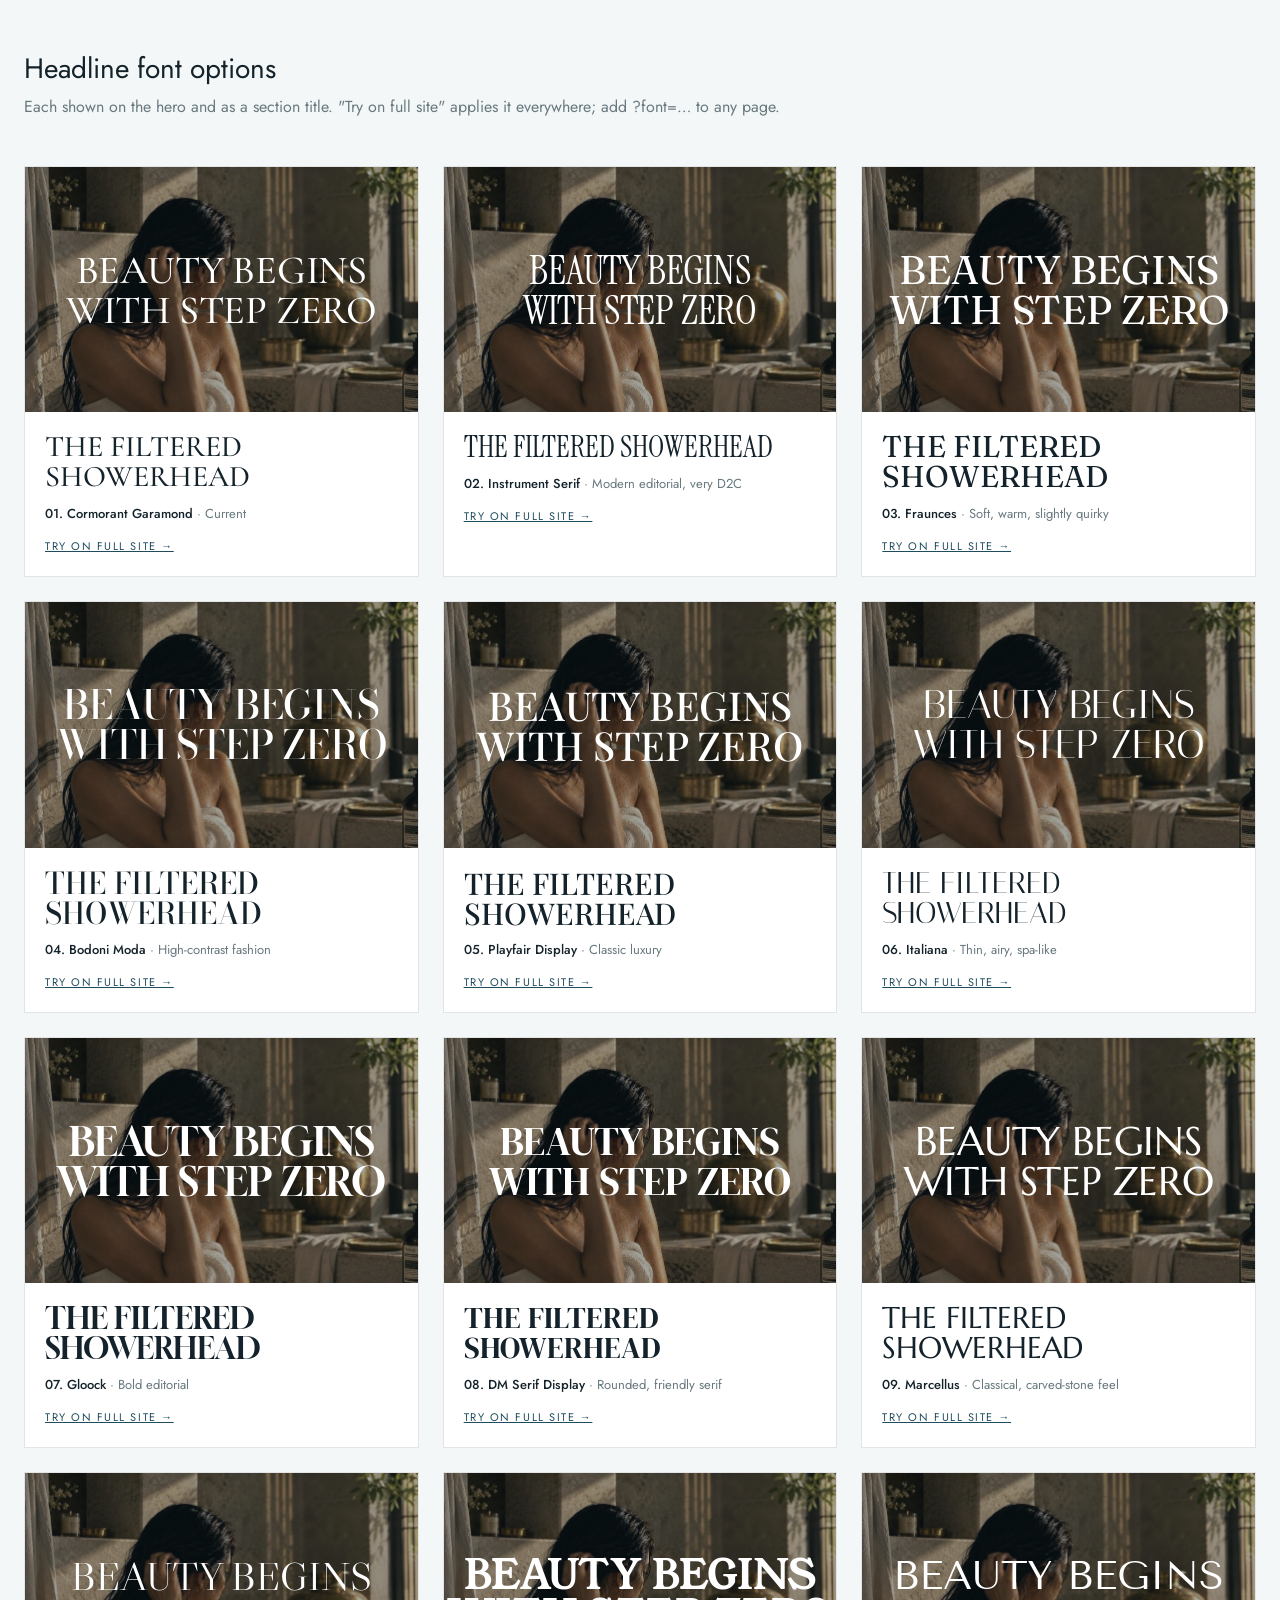
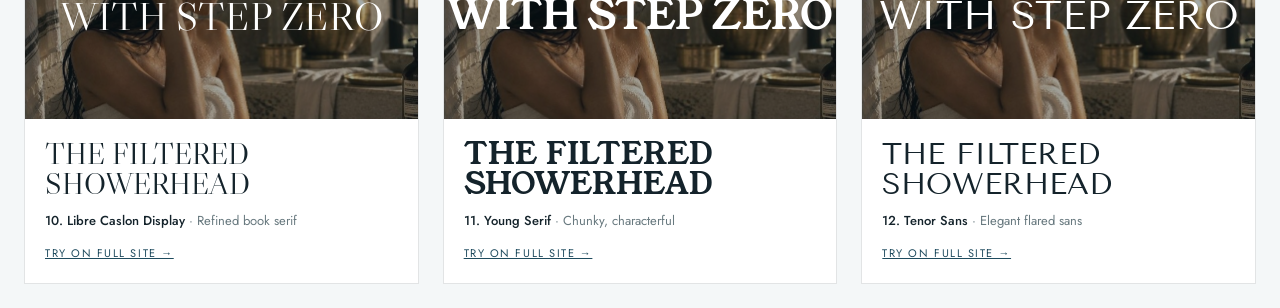
<file: fonts.html>
<!doctype html><html lang="en"><head><meta charset="utf-8"><meta name="viewport" content="width=device-width,initial-scale=1">
<title>Headline fonts | Vyla</title>
<link href="https://fonts.googleapis.com/css2?family=Cormorant+Garamond:wght@500&family=Instrument+Serif&family=Fraunces:wght@400&family=Bodoni+Moda:wght@500&family=Playfair+Display:wght@500&family=Italiana&family=Gloock&family=DM+Serif+Display&family=Marcellus&family=Libre+Caslon+Display&family=Young+Serif&family=Tenor+Sans&family=Jost:wght@300;400;500&display=swap" rel="stylesheet">
<style>
body{margin:0;background:#F4F7F8;color:#14232B;font-family:Jost,sans-serif}
header{padding:48px 24px 24px;max-width:1300px;margin:0 auto}header h1{font-weight:400;font-size:28px;margin:0 0 6px}header p{color:#68797F;margin:0}
.grid{display:grid;grid-template-columns:repeat(auto-fill,minmax(380px,1fr));gap:24px;padding:24px;max-width:1300px;margin:0 auto}
.fc{background:#fff;border:1px solid rgba(20,35,43,.12)}
.fc__hero{position:relative;aspect-ratio:16/10;overflow:hidden;display:grid;place-items:center}
.fc__hero img{position:absolute;inset:0;width:100%;height:100%;object-fit:cover}
.fc__hero::after{content:"";position:absolute;inset:0;background:rgba(14,34,44,.38)}
.fc__hero h2{position:relative;z-index:1;color:#fff;text-transform:uppercase;text-align:center;font-size:40px;line-height:1;margin:0;letter-spacing:-.005em}
.fc__body{padding:20px}.fc__body h3{text-transform:uppercase;font-size:30px;margin:0 0 12px;line-height:1}
.fc__body p{font-size:13px;color:#68797F;margin:0 0 10px}.fc__body b{color:#14232B;font-weight:500}
.fc__body a{font-size:11px;letter-spacing:.14em;text-transform:uppercase;color:#1F4B5E}
@media(max-width:440px){.grid{grid-template-columns:1fr}}
</style></head><body><header><h1>Headline font options</h1><p>Each shown on the hero and as a section title. "Try on full site" applies it everywhere; add ?font=… to any page.</p></header>
<main class="grid"><article class="fc"><div class="fc__hero"><img src="assets/img/life-hair.jpg" alt=""><h2 style="font-family:'Cormorant Garamond';font-weight:500">Beauty begins<br>with step zero</h2></div>
<div class="fc__body"><h3 style="font-family:'Cormorant Garamond';font-weight:500">The filtered showerhead</h3><p><b>01. Cormorant Garamond</b> · Current</p><a href="index.html?font=cormorant">Try on full site →</a></div></article><article class="fc"><div class="fc__hero"><img src="assets/img/life-hair.jpg" alt=""><h2 style="font-family:'Instrument Serif';font-weight:400">Beauty begins<br>with step zero</h2></div>
<div class="fc__body"><h3 style="font-family:'Instrument Serif';font-weight:400">The filtered showerhead</h3><p><b>02. Instrument Serif</b> · Modern editorial, very D2C</p><a href="index.html?font=instrument">Try on full site →</a></div></article><article class="fc"><div class="fc__hero"><img src="assets/img/life-hair.jpg" alt=""><h2 style="font-family:'Fraunces';font-weight:400">Beauty begins<br>with step zero</h2></div>
<div class="fc__body"><h3 style="font-family:'Fraunces';font-weight:400">The filtered showerhead</h3><p><b>03. Fraunces</b> · Soft, warm, slightly quirky</p><a href="index.html?font=fraunces">Try on full site →</a></div></article><article class="fc"><div class="fc__hero"><img src="assets/img/life-hair.jpg" alt=""><h2 style="font-family:'Bodoni Moda';font-weight:500">Beauty begins<br>with step zero</h2></div>
<div class="fc__body"><h3 style="font-family:'Bodoni Moda';font-weight:500">The filtered showerhead</h3><p><b>04. Bodoni Moda</b> · High-contrast fashion</p><a href="index.html?font=bodoni">Try on full site →</a></div></article><article class="fc"><div class="fc__hero"><img src="assets/img/life-hair.jpg" alt=""><h2 style="font-family:'Playfair Display';font-weight:500">Beauty begins<br>with step zero</h2></div>
<div class="fc__body"><h3 style="font-family:'Playfair Display';font-weight:500">The filtered showerhead</h3><p><b>05. Playfair Display</b> · Classic luxury</p><a href="index.html?font=playfair">Try on full site →</a></div></article><article class="fc"><div class="fc__hero"><img src="assets/img/life-hair.jpg" alt=""><h2 style="font-family:'Italiana';font-weight:400">Beauty begins<br>with step zero</h2></div>
<div class="fc__body"><h3 style="font-family:'Italiana';font-weight:400">The filtered showerhead</h3><p><b>06. Italiana</b> · Thin, airy, spa-like</p><a href="index.html?font=italiana">Try on full site →</a></div></article><article class="fc"><div class="fc__hero"><img src="assets/img/life-hair.jpg" alt=""><h2 style="font-family:'Gloock';font-weight:400">Beauty begins<br>with step zero</h2></div>
<div class="fc__body"><h3 style="font-family:'Gloock';font-weight:400">The filtered showerhead</h3><p><b>07. Gloock</b> · Bold editorial</p><a href="index.html?font=gloock">Try on full site →</a></div></article><article class="fc"><div class="fc__hero"><img src="assets/img/life-hair.jpg" alt=""><h2 style="font-family:'DM Serif Display';font-weight:400">Beauty begins<br>with step zero</h2></div>
<div class="fc__body"><h3 style="font-family:'DM Serif Display';font-weight:400">The filtered showerhead</h3><p><b>08. DM Serif Display</b> · Rounded, friendly serif</p><a href="index.html?font=dmserif">Try on full site →</a></div></article><article class="fc"><div class="fc__hero"><img src="assets/img/life-hair.jpg" alt=""><h2 style="font-family:'Marcellus';font-weight:400">Beauty begins<br>with step zero</h2></div>
<div class="fc__body"><h3 style="font-family:'Marcellus';font-weight:400">The filtered showerhead</h3><p><b>09. Marcellus</b> · Classical, carved-stone feel</p><a href="index.html?font=marcellus">Try on full site →</a></div></article><article class="fc"><div class="fc__hero"><img src="assets/img/life-hair.jpg" alt=""><h2 style="font-family:'Libre Caslon Display';font-weight:400">Beauty begins<br>with step zero</h2></div>
<div class="fc__body"><h3 style="font-family:'Libre Caslon Display';font-weight:400">The filtered showerhead</h3><p><b>10. Libre Caslon Display</b> · Refined book serif</p><a href="index.html?font=caslon">Try on full site →</a></div></article><article class="fc"><div class="fc__hero"><img src="assets/img/life-hair.jpg" alt=""><h2 style="font-family:'Young Serif';font-weight:400">Beauty begins<br>with step zero</h2></div>
<div class="fc__body"><h3 style="font-family:'Young Serif';font-weight:400">The filtered showerhead</h3><p><b>11. Young Serif</b> · Chunky, characterful</p><a href="index.html?font=young">Try on full site →</a></div></article><article class="fc"><div class="fc__hero"><img src="assets/img/life-hair.jpg" alt=""><h2 style="font-family:'Tenor Sans';font-weight:400">Beauty begins<br>with step zero</h2></div>
<div class="fc__body"><h3 style="font-family:'Tenor Sans';font-weight:400">The filtered showerhead</h3><p><b>12. Tenor Sans</b> · Elegant flared sans</p><a href="index.html?font=tenor">Try on full site →</a></div></article></main></body></html>
</file>
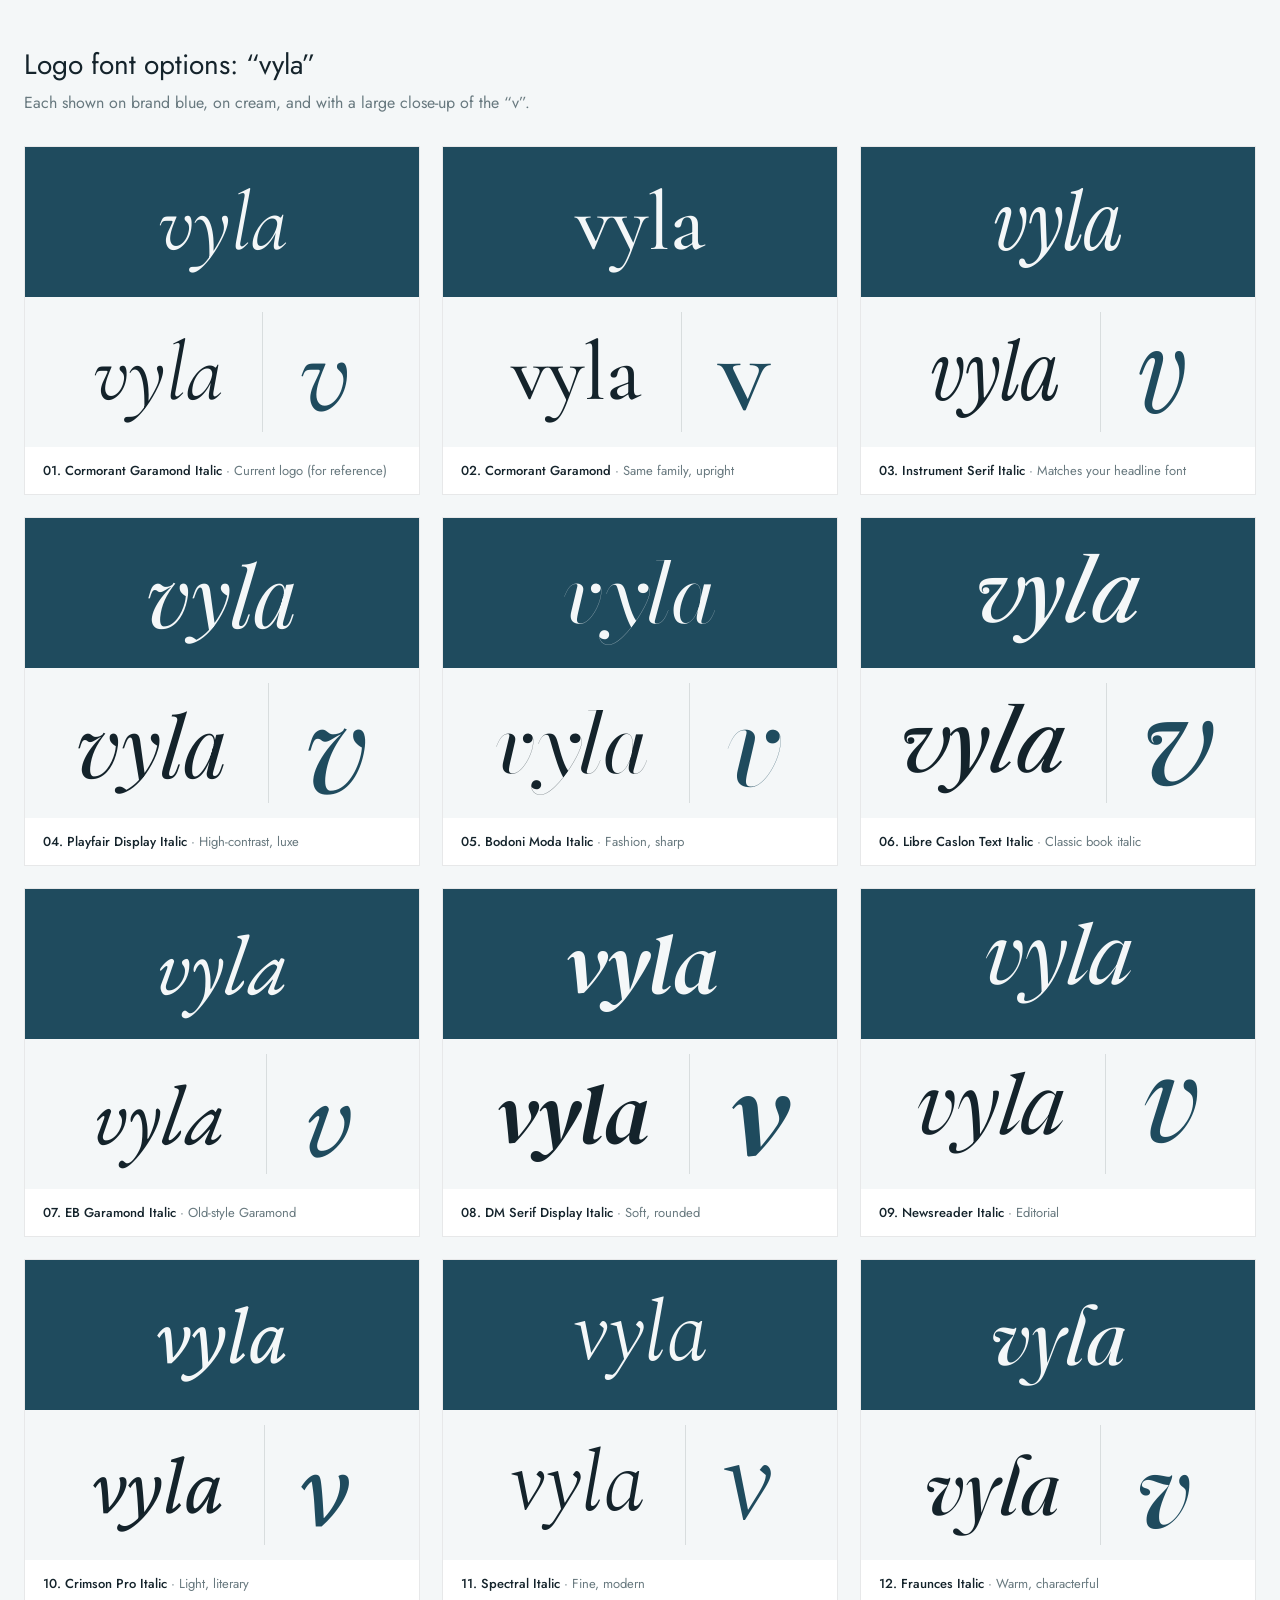
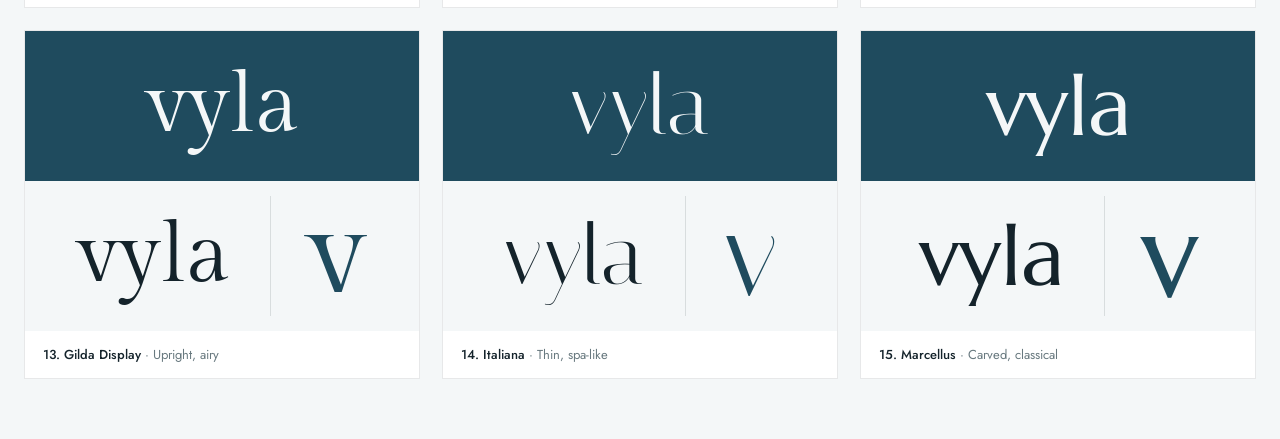
<file: logo-fonts.html>
<!doctype html><html lang="en"><head><meta charset="utf-8"><meta name="viewport" content="width=device-width,initial-scale=1">
<title>Logo font options | Vyla</title>
<link href="https://fonts.googleapis.com/css2?family=Cormorant+Garamond:ital,wght@1,400&family=Cormorant+Garamond:wght@500&family=Instrument+Serif:ital@1&family=Playfair+Display:ital,wght@1,400&family=Bodoni+Moda:ital,wght@1,400&family=Libre+Caslon+Text:ital@1&family=EB+Garamond:ital,wght@1,400&family=DM+Serif+Display:ital@1&family=Newsreader:ital,wght@1,400&family=Crimson+Pro:ital,wght@1,400&family=Spectral:ital,wght@1,300&family=Fraunces:ital,wght@1,400&family=Gilda+Display&family=Italiana&family=Marcellus&family=Jost:wght@400;500&display=swap" rel="stylesheet">
<style>body{margin:0;background:#F4F7F8;color:#14232B;font-family:Jost,sans-serif}
header{max-width:1300px;margin:0 auto;padding:44px 24px 10px}h1{font-weight:400;font-size:28px;margin:0 0 6px}header p{color:#68797F;margin:0}
.g{display:grid;grid-template-columns:repeat(auto-fill,minmax(360px,1fr));gap:22px;max-width:1300px;margin:0 auto;padding:22px 24px 60px}
.c{background:#fff;border:1px solid rgba(20,35,43,.1)}
.t{height:150px;display:flex;align-items:center;justify-content:center;gap:40px;position:relative}
.t span{font-size:84px;line-height:1}.blue{background:#1F4B5E;color:#F4F7F8}.cream{background:#F4F7F8;color:#14232B}
.t b{font-size:120px;font-weight:inherit;line-height:1;color:#1F4B5E;border-left:1px solid rgba(20,35,43,.12);padding-left:36px}
.c p{margin:0;padding:14px 18px;font-size:13px;color:#68797F}.c strong{color:#14232B;font-weight:500}</style></head>
<body><header><h1>Logo font options: “vyla”</h1><p>Each shown on brand blue, on cream, and with a large close-up of the “v”.</p></header><main class="g"><article class="c"><div class="t blue"><span style="font-family:'Cormorant Garamond';font-style:italic;font-weight:400">vyla</span></div>
<div class="t cream"><span style="font-family:'Cormorant Garamond';font-style:italic;font-weight:400">vyla</span><b style="font-family:'Cormorant Garamond';font-style:italic;font-weight:400">v</b></div>
<p><strong>01. Cormorant Garamond Italic</strong> · Current logo (for reference)</p></article><article class="c"><div class="t blue"><span style="font-family:'Cormorant Garamond';font-style:normal;font-weight:500">vyla</span></div>
<div class="t cream"><span style="font-family:'Cormorant Garamond';font-style:normal;font-weight:500">vyla</span><b style="font-family:'Cormorant Garamond';font-style:normal;font-weight:500">v</b></div>
<p><strong>02. Cormorant Garamond</strong> · Same family, upright</p></article><article class="c"><div class="t blue"><span style="font-family:'Instrument Serif';font-style:italic;font-weight:400">vyla</span></div>
<div class="t cream"><span style="font-family:'Instrument Serif';font-style:italic;font-weight:400">vyla</span><b style="font-family:'Instrument Serif';font-style:italic;font-weight:400">v</b></div>
<p><strong>03. Instrument Serif Italic</strong> · Matches your headline font</p></article><article class="c"><div class="t blue"><span style="font-family:'Playfair Display';font-style:italic;font-weight:400">vyla</span></div>
<div class="t cream"><span style="font-family:'Playfair Display';font-style:italic;font-weight:400">vyla</span><b style="font-family:'Playfair Display';font-style:italic;font-weight:400">v</b></div>
<p><strong>04. Playfair Display Italic</strong> · High-contrast, luxe</p></article><article class="c"><div class="t blue"><span style="font-family:'Bodoni Moda';font-style:italic;font-weight:400">vyla</span></div>
<div class="t cream"><span style="font-family:'Bodoni Moda';font-style:italic;font-weight:400">vyla</span><b style="font-family:'Bodoni Moda';font-style:italic;font-weight:400">v</b></div>
<p><strong>05. Bodoni Moda Italic</strong> · Fashion, sharp</p></article><article class="c"><div class="t blue"><span style="font-family:'Libre Caslon Text';font-style:italic;font-weight:400">vyla</span></div>
<div class="t cream"><span style="font-family:'Libre Caslon Text';font-style:italic;font-weight:400">vyla</span><b style="font-family:'Libre Caslon Text';font-style:italic;font-weight:400">v</b></div>
<p><strong>06. Libre Caslon Text Italic</strong> · Classic book italic</p></article><article class="c"><div class="t blue"><span style="font-family:'EB Garamond';font-style:italic;font-weight:400">vyla</span></div>
<div class="t cream"><span style="font-family:'EB Garamond';font-style:italic;font-weight:400">vyla</span><b style="font-family:'EB Garamond';font-style:italic;font-weight:400">v</b></div>
<p><strong>07. EB Garamond Italic</strong> · Old-style Garamond</p></article><article class="c"><div class="t blue"><span style="font-family:'DM Serif Display';font-style:italic;font-weight:400">vyla</span></div>
<div class="t cream"><span style="font-family:'DM Serif Display';font-style:italic;font-weight:400">vyla</span><b style="font-family:'DM Serif Display';font-style:italic;font-weight:400">v</b></div>
<p><strong>08. DM Serif Display Italic</strong> · Soft, rounded</p></article><article class="c"><div class="t blue"><span style="font-family:'Newsreader';font-style:italic;font-weight:400">vyla</span></div>
<div class="t cream"><span style="font-family:'Newsreader';font-style:italic;font-weight:400">vyla</span><b style="font-family:'Newsreader';font-style:italic;font-weight:400">v</b></div>
<p><strong>09. Newsreader Italic</strong> · Editorial</p></article><article class="c"><div class="t blue"><span style="font-family:'Crimson Pro';font-style:italic;font-weight:400">vyla</span></div>
<div class="t cream"><span style="font-family:'Crimson Pro';font-style:italic;font-weight:400">vyla</span><b style="font-family:'Crimson Pro';font-style:italic;font-weight:400">v</b></div>
<p><strong>10. Crimson Pro Italic</strong> · Light, literary</p></article><article class="c"><div class="t blue"><span style="font-family:'Spectral';font-style:italic;font-weight:300">vyla</span></div>
<div class="t cream"><span style="font-family:'Spectral';font-style:italic;font-weight:300">vyla</span><b style="font-family:'Spectral';font-style:italic;font-weight:300">v</b></div>
<p><strong>11. Spectral Italic</strong> · Fine, modern</p></article><article class="c"><div class="t blue"><span style="font-family:'Fraunces';font-style:italic;font-weight:400">vyla</span></div>
<div class="t cream"><span style="font-family:'Fraunces';font-style:italic;font-weight:400">vyla</span><b style="font-family:'Fraunces';font-style:italic;font-weight:400">v</b></div>
<p><strong>12. Fraunces Italic</strong> · Warm, characterful</p></article><article class="c"><div class="t blue"><span style="font-family:'Gilda Display';font-style:normal;font-weight:400">vyla</span></div>
<div class="t cream"><span style="font-family:'Gilda Display';font-style:normal;font-weight:400">vyla</span><b style="font-family:'Gilda Display';font-style:normal;font-weight:400">v</b></div>
<p><strong>13. Gilda Display</strong> · Upright, airy</p></article><article class="c"><div class="t blue"><span style="font-family:'Italiana';font-style:normal;font-weight:400">vyla</span></div>
<div class="t cream"><span style="font-family:'Italiana';font-style:normal;font-weight:400">vyla</span><b style="font-family:'Italiana';font-style:normal;font-weight:400">v</b></div>
<p><strong>14. Italiana</strong> · Thin, spa-like</p></article><article class="c"><div class="t blue"><span style="font-family:'Marcellus';font-style:normal;font-weight:400">vyla</span></div>
<div class="t cream"><span style="font-family:'Marcellus';font-style:normal;font-weight:400">vyla</span><b style="font-family:'Marcellus';font-style:normal;font-weight:400">v</b></div>
<p><strong>15. Marcellus</strong> · Carved, classical</p></article></main></body></html>
</file>
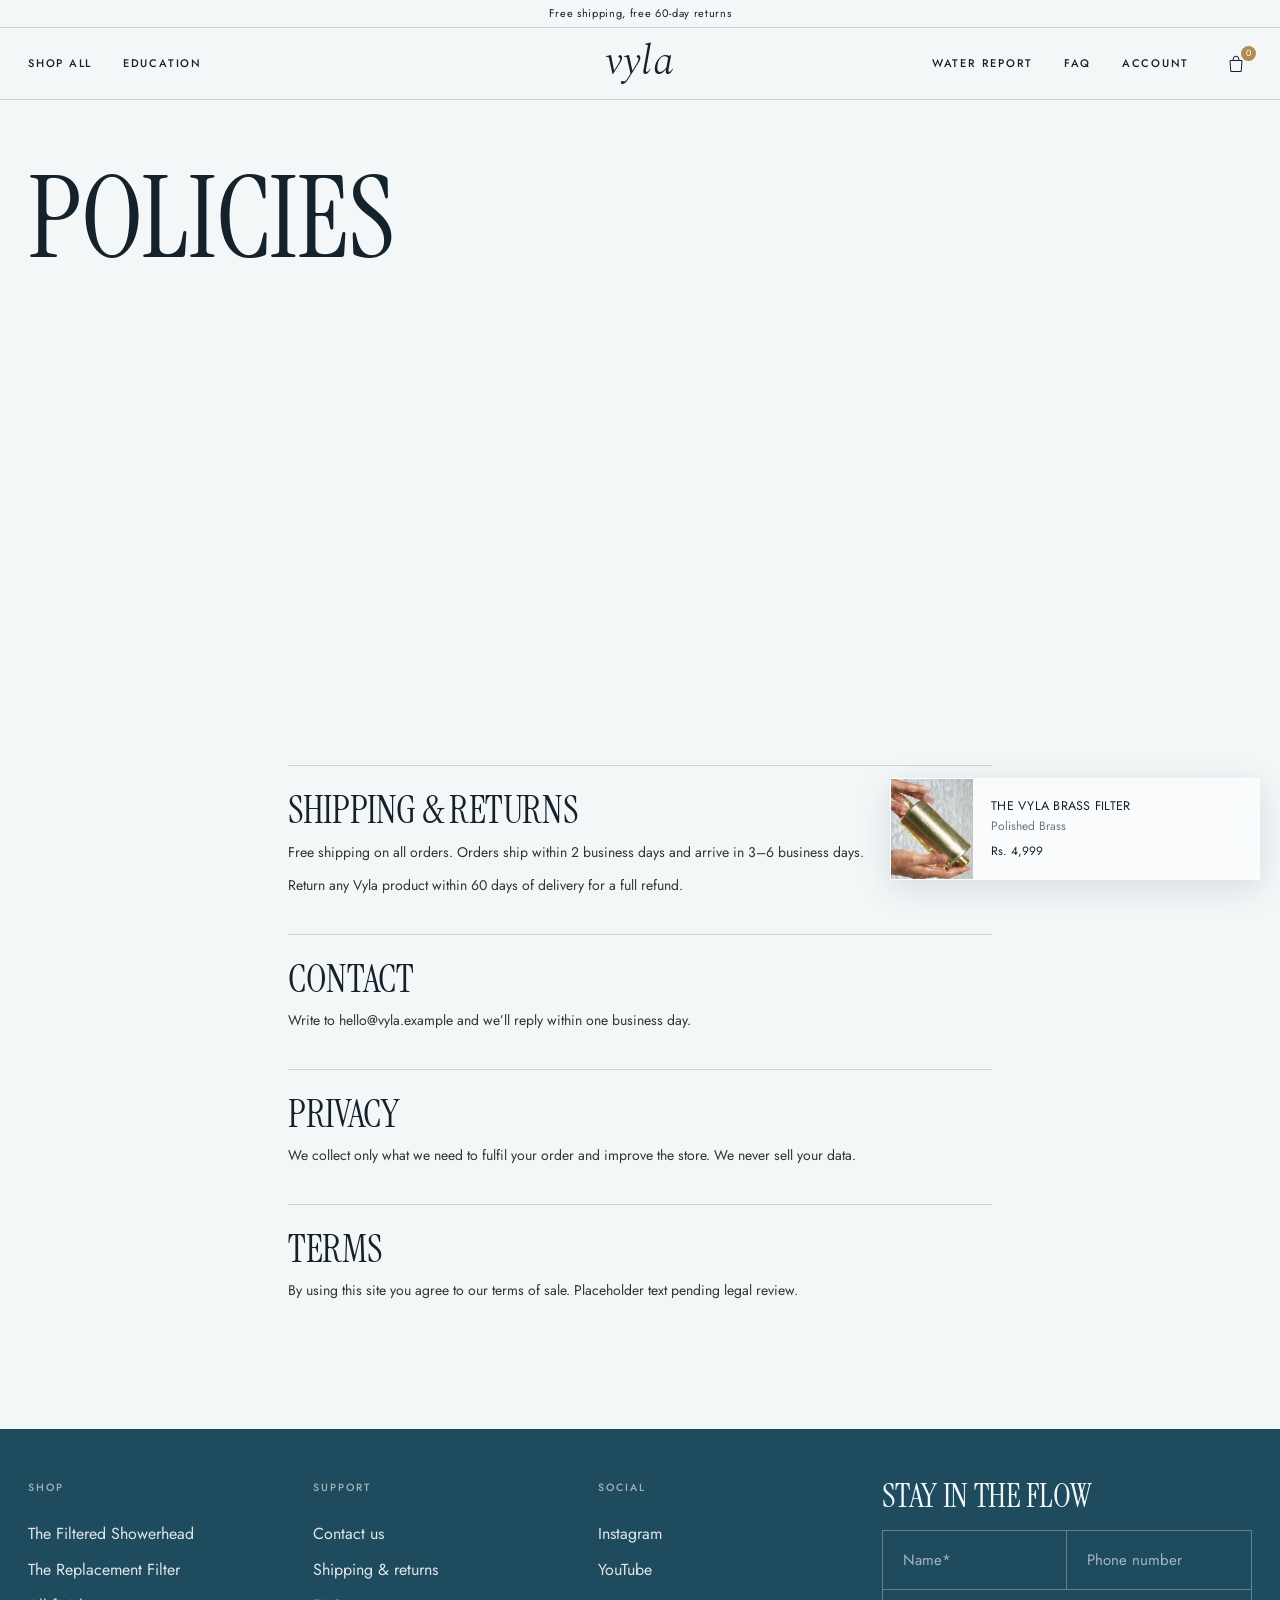
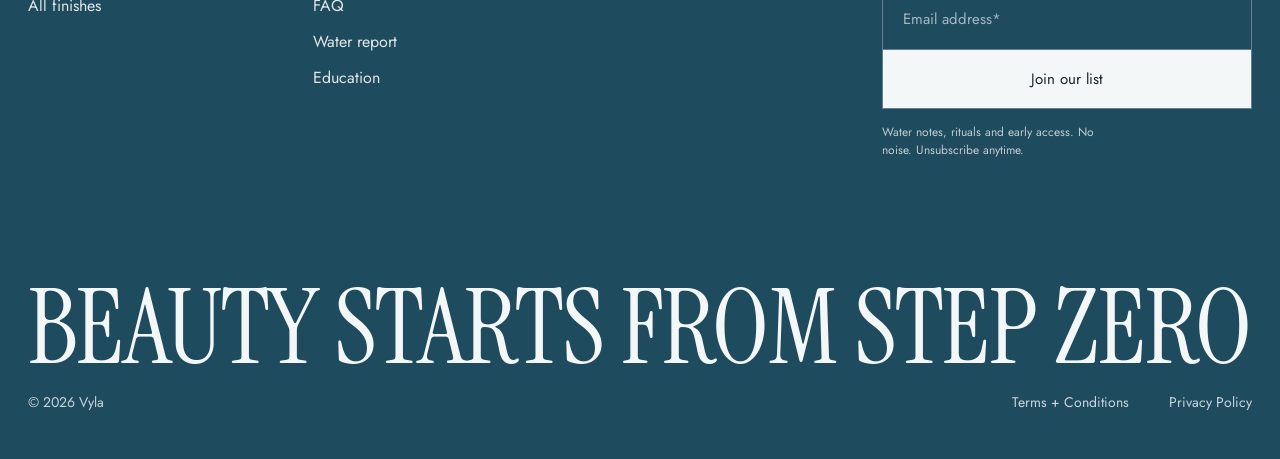
<file: policy.html>
<!doctype html>
<html lang="en"><head><meta charset="utf-8"><meta name="viewport" content="width=device-width, initial-scale=1">
<title>Policies | Vyla</title>
<link rel="preconnect" href="https://fonts.googleapis.com"><link rel="preconnect" href="https://fonts.gstatic.com" crossorigin>
<link href="https://fonts.googleapis.com/css2?family=Cormorant+Garamond:ital,wght@0,400;0,500;0,600;1,400;1,500&family=Jost:wght@300;400;500&display=swap" rel="stylesheet">
<link rel="stylesheet" href="styles.css?v=3"></head>
<body data-page="policy"><main id="app">

<div class="phead"><h1 class="display h1">Policies</h1></div>
<div class="banner reveal-img"><img src="assets/img/life-hair.jpg" alt=""></div>
<div class="policy"><section id="shipping"><h2 class="display">Shipping &amp; returns</h2><p>Free shipping on all orders. Orders ship within 2 business days and arrive in 3–6 business days.</p><p>Return any Vyla product within 60 days of delivery for a full refund.</p></section>
<section id="contact"><h2 class="display">Contact</h2><p>Write to hello@vyla.example and we’ll reply within one business day.</p></section>
<section id="privacy"><h2 class="display">Privacy</h2><p>We collect only what we need to fulfil your order and improve the store. We never sell your data.</p></section>
<section id="terms"><h2 class="display">Terms</h2><p>By using this site you agree to our terms of sale. Placeholder text pending legal review.</p></section></div>
</main>
<script src="vendor/lenis.min.js"></script>
<script src="illustrations.js?v=3"></script>
<script src="main.js?v=3"></script></body></html>
</file>
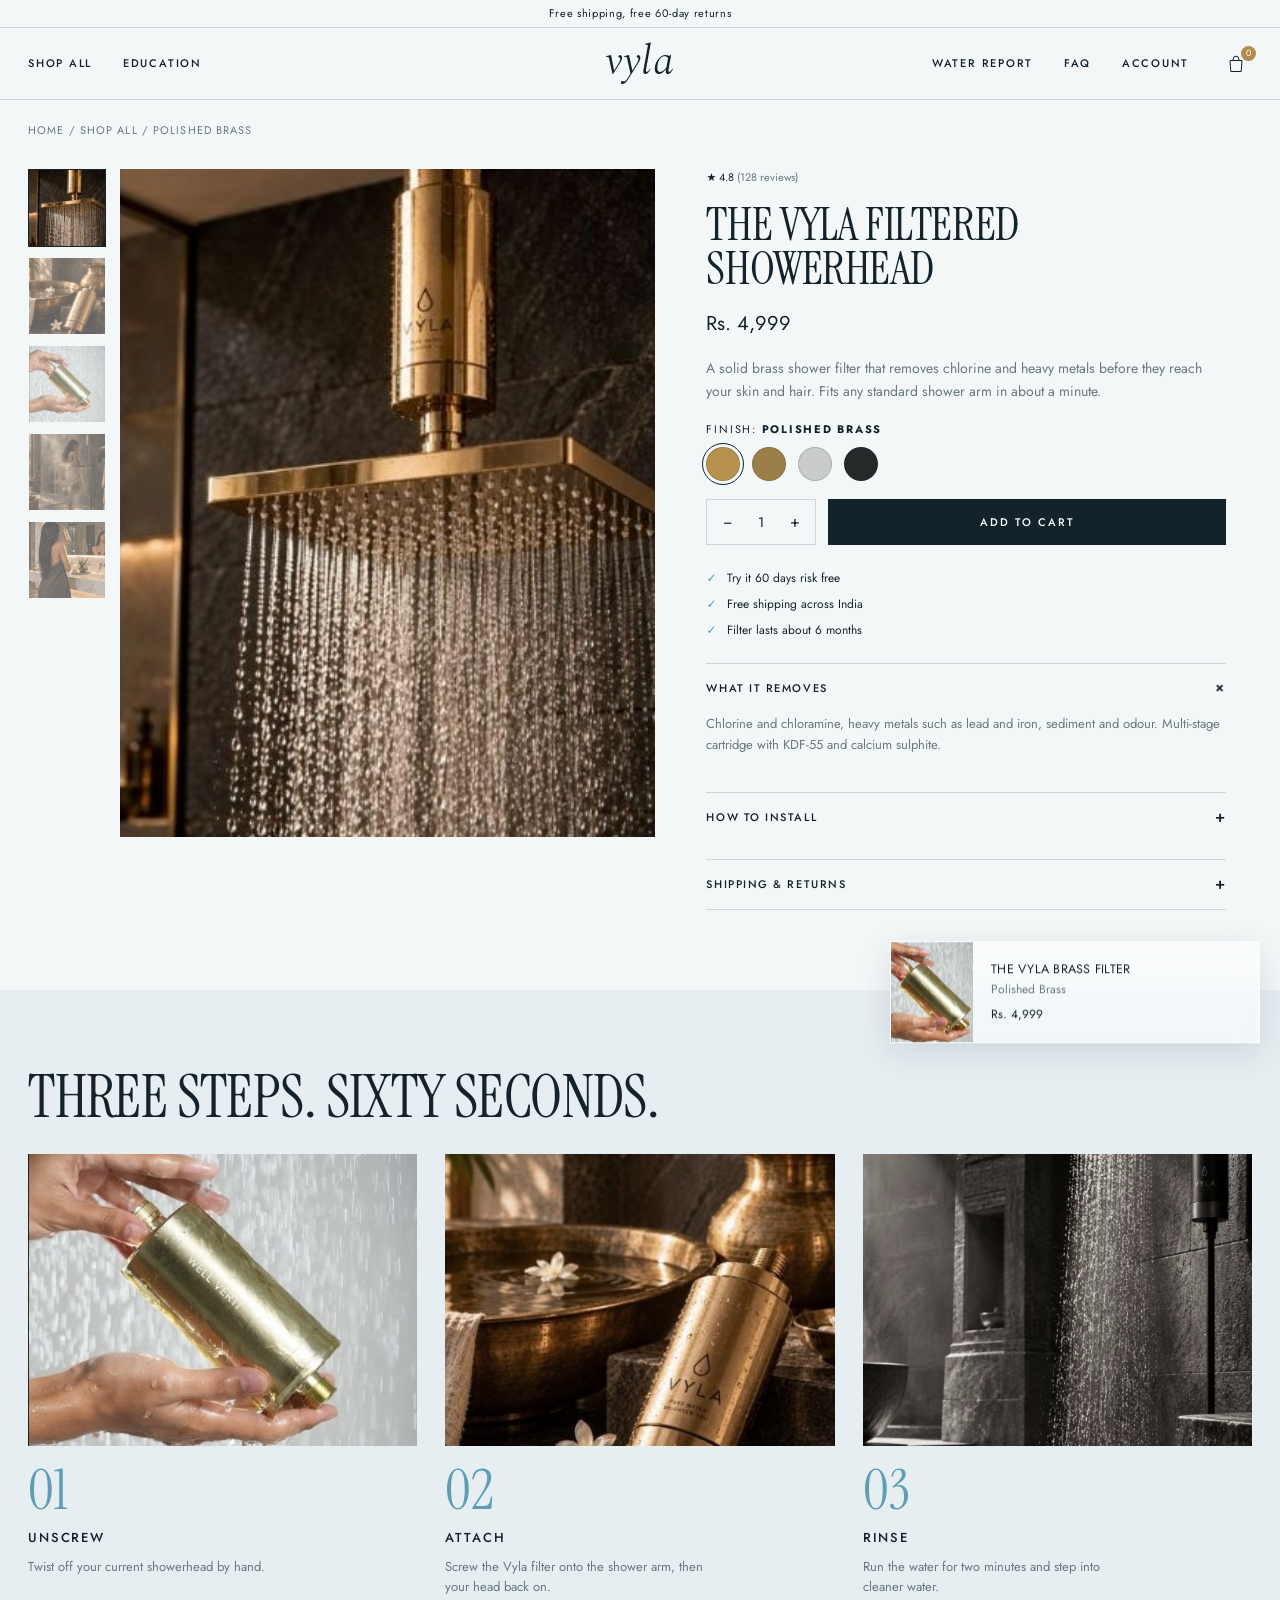
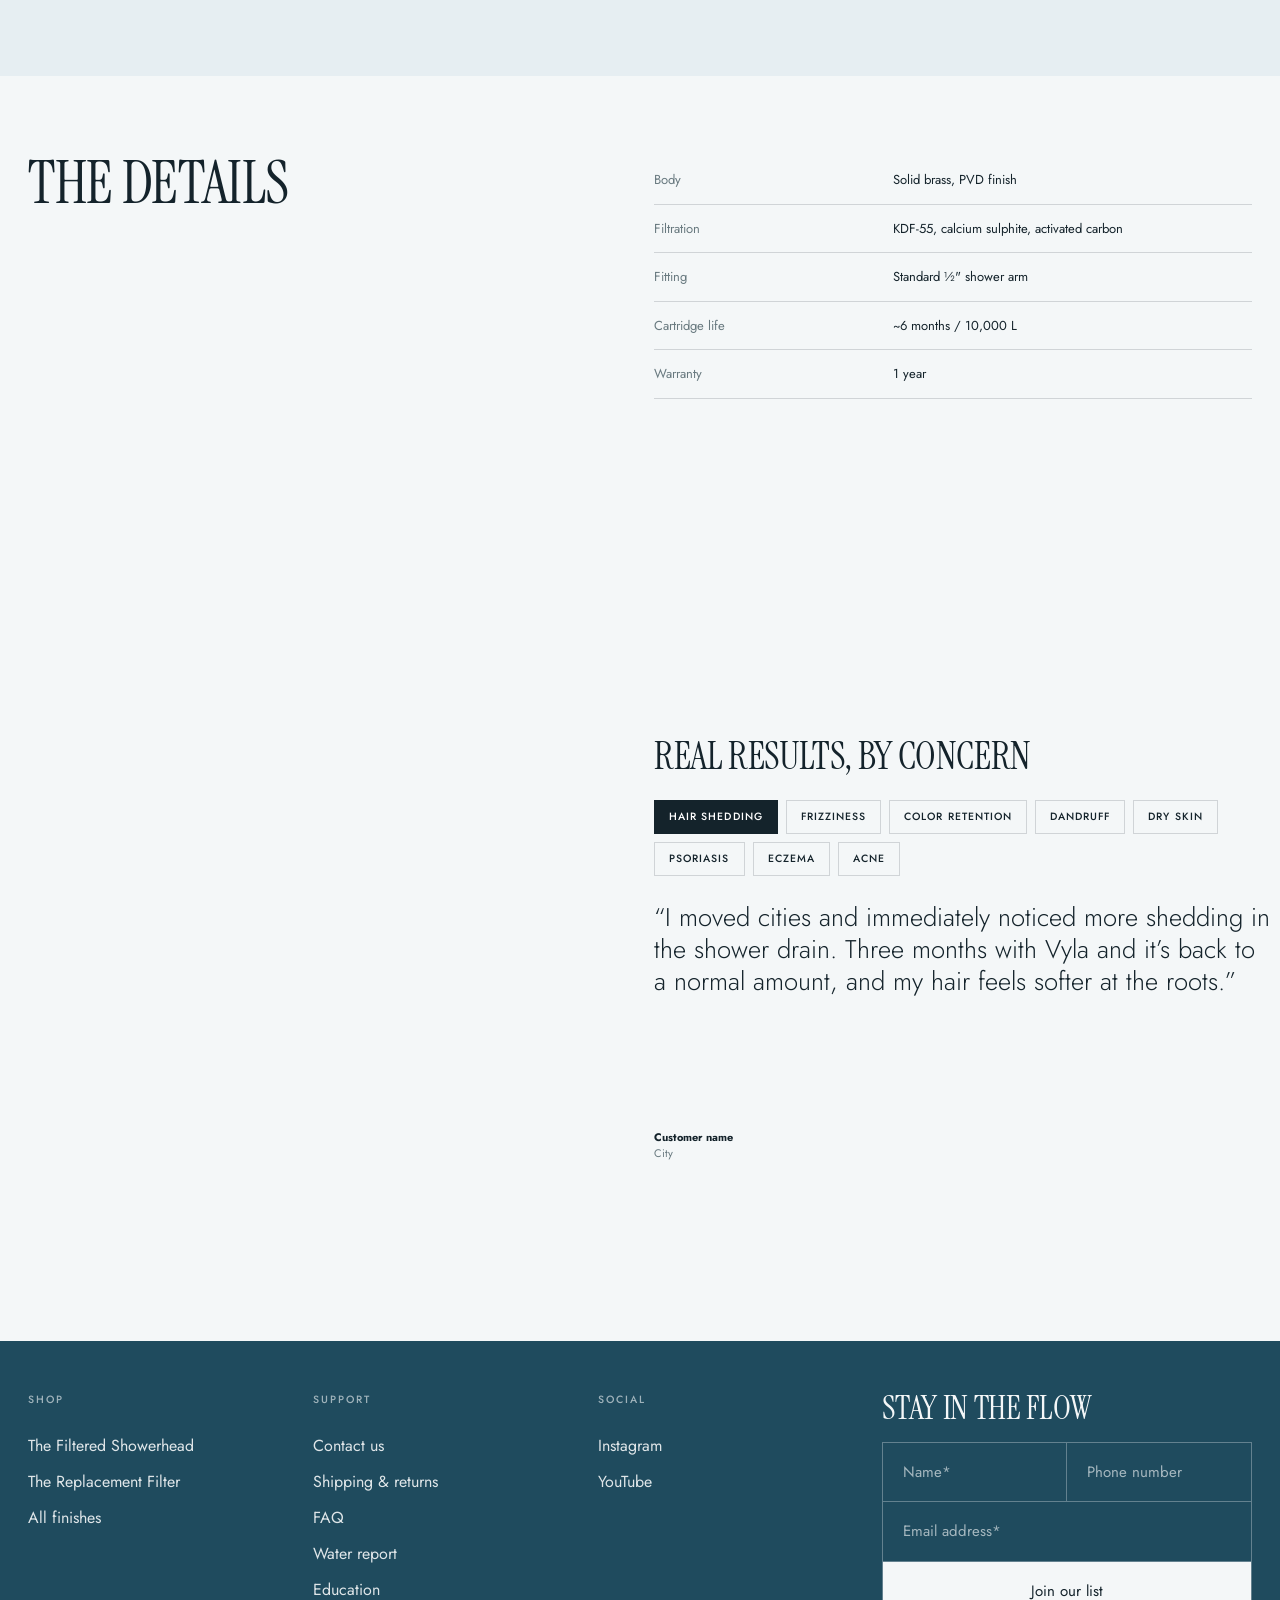
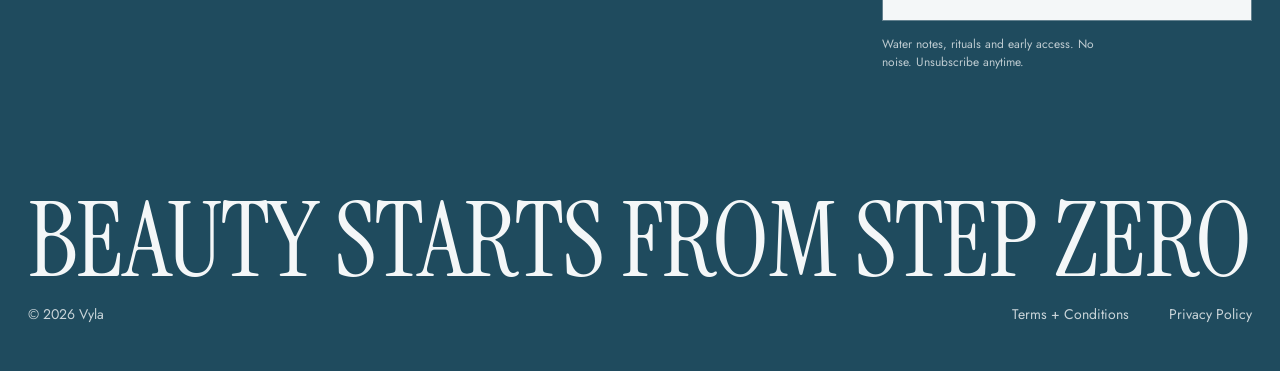
<file: product.html>
<!doctype html>
<html lang="en"><head><meta charset="utf-8"><meta name="viewport" content="width=device-width, initial-scale=1">
<title>The Vyla Filtered Showerhead | Vyla</title>
<link rel="preconnect" href="https://fonts.googleapis.com"><link rel="preconnect" href="https://fonts.gstatic.com" crossorigin>
<link href="https://fonts.googleapis.com/css2?family=Cormorant+Garamond:ital,wght@0,400;0,500;0,600;1,400;1,500&family=Jost:wght@300;400;500&display=swap" rel="stylesheet">
<link rel="stylesheet" href="styles.css?v=3"></head>
<body data-page="product"><main id="app">

<div class="crumbs"><a href="index.html">Home</a> / <a href="shop.html">Shop all</a> / <span id="pFinish"></span></div>
<section class="pdp" id="pdp">
  <div class="pdp__gal"><div class="pdp__thumbs" id="pThumbs"></div><div class="pdp__main"><img id="pMain" src="" alt=""></div></div>
  <div class="pdp__info">
    <div class="pdp__meta"><span class="rate">★ 4.8 <small>(128 reviews)</small></span></div>
    <h1 class="display" id="pName"></h1>
    <p class="pdp__price" id="pPrice"></p>
    <p class="pdp__lead">A solid brass shower filter that removes chlorine and heavy metals before they reach your skin and hair. Fits any standard shower arm in about a minute.</p>
    <div id="pSwatchWrap"><p class="fin-l">Finish: <b id="pFinish2"></b></p><div class="swatch" id="pSwatch"></div></div>
    <div class="pdp__buy"><div class="qty" id="qty"><button data-d="-1">−</button><span id="qtyN">1</span><button data-d="1">+</button></div><button class="btn btn--dark" id="pAdd">Add to cart</button></div>
    <ul class="pdp__ticks"><li>Try it 60 days risk free</li><li>Free shipping across India</li><li>Filter lasts about 6 months</li></ul>
    <div class="acc is-open"><button class="acc__h">What it removes</button><div class="acc__b"><div>Chlorine and chloramine, heavy metals such as lead and iron, sediment and odour. Multi-stage cartridge with KDF-55 and calcium sulphite.</div></div></div>
    <div class="acc"><button class="acc__h">How to install</button><div class="acc__b"><div>Unscrew your showerhead, screw the Vyla filter onto the shower arm, reattach the head, and run the water for two minutes.</div></div></div>
    <div class="acc"><button class="acc__h">Shipping &amp; returns</button><div class="acc__b"><div>Free shipping on all orders. Return within 60 days for a full refund.</div></div></div>
  </div>
</section>
<section class="how"><h2 class="display h2 reveal">Three steps. Sixty seconds.</h2>
<div class="reveal"><img src="assets/img/hands-brass.jpg" alt=""><b>01</b><h3>Unscrew</h3><p>Twist off your current showerhead by hand.</p></div>
<div class="reveal"><img src="assets/img/prod-brass-bowl.jpg" alt=""><b>02</b><h3>Attach</h3><p>Screw the Vyla filter onto the shower arm, then your head back on.</p></div>
<div class="reveal"><img src="assets/img/dark-rain.jpg" alt=""><b>03</b><h3>Rinse</h3><p>Run the water for two minutes and step into cleaner water.</p></div></section>
<section class="specs"><h2 class="display h2 reveal">The details</h2><table><tr><td>Body</td><td>Solid brass, PVD finish</td></tr><tr><td>Filtration</td><td>KDF-55, calcium sulphite, activated carbon</td></tr><tr><td>Fitting</td><td>Standard ½" shower arm</td></tr><tr><td>Cartridge life</td><td>~6 months / 10,000 L</td></tr><tr><td>Warranty</td><td>1 year</td></tr></table></section>
<section class="rev pdp-reviews" id="reviews"><figure class="rev__img reveal-img"><img src="assets/img/glow-wet.jpg" alt=""></figure><div class="rev__body"><h2 class="display h3">Real results, by concern</h2>
<div class="chips" id="chips"><button class="is-on" data-k="0">Hair shedding</button><button data-k="1">Frizziness</button><button data-k="2">Color retention</button><button data-k="3">Dandruff</button><button data-k="4">Dry skin</button><button data-k="5">Psoriasis</button><button data-k="6">Eczema</button><button data-k="7">Acne</button></div>
<blockquote class="rev__quote" id="revQuote"><p></p><footer><span><b></b><br><em></em></span></footer></blockquote></div></section>
<script>document.addEventListener('DOMContentLoaded',()=>{});</script>
</main>
<script src="vendor/lenis.min.js"></script>
<script src="illustrations.js?v=3"></script>
<script src="main.js?v=3"></script></body></html>
</file>
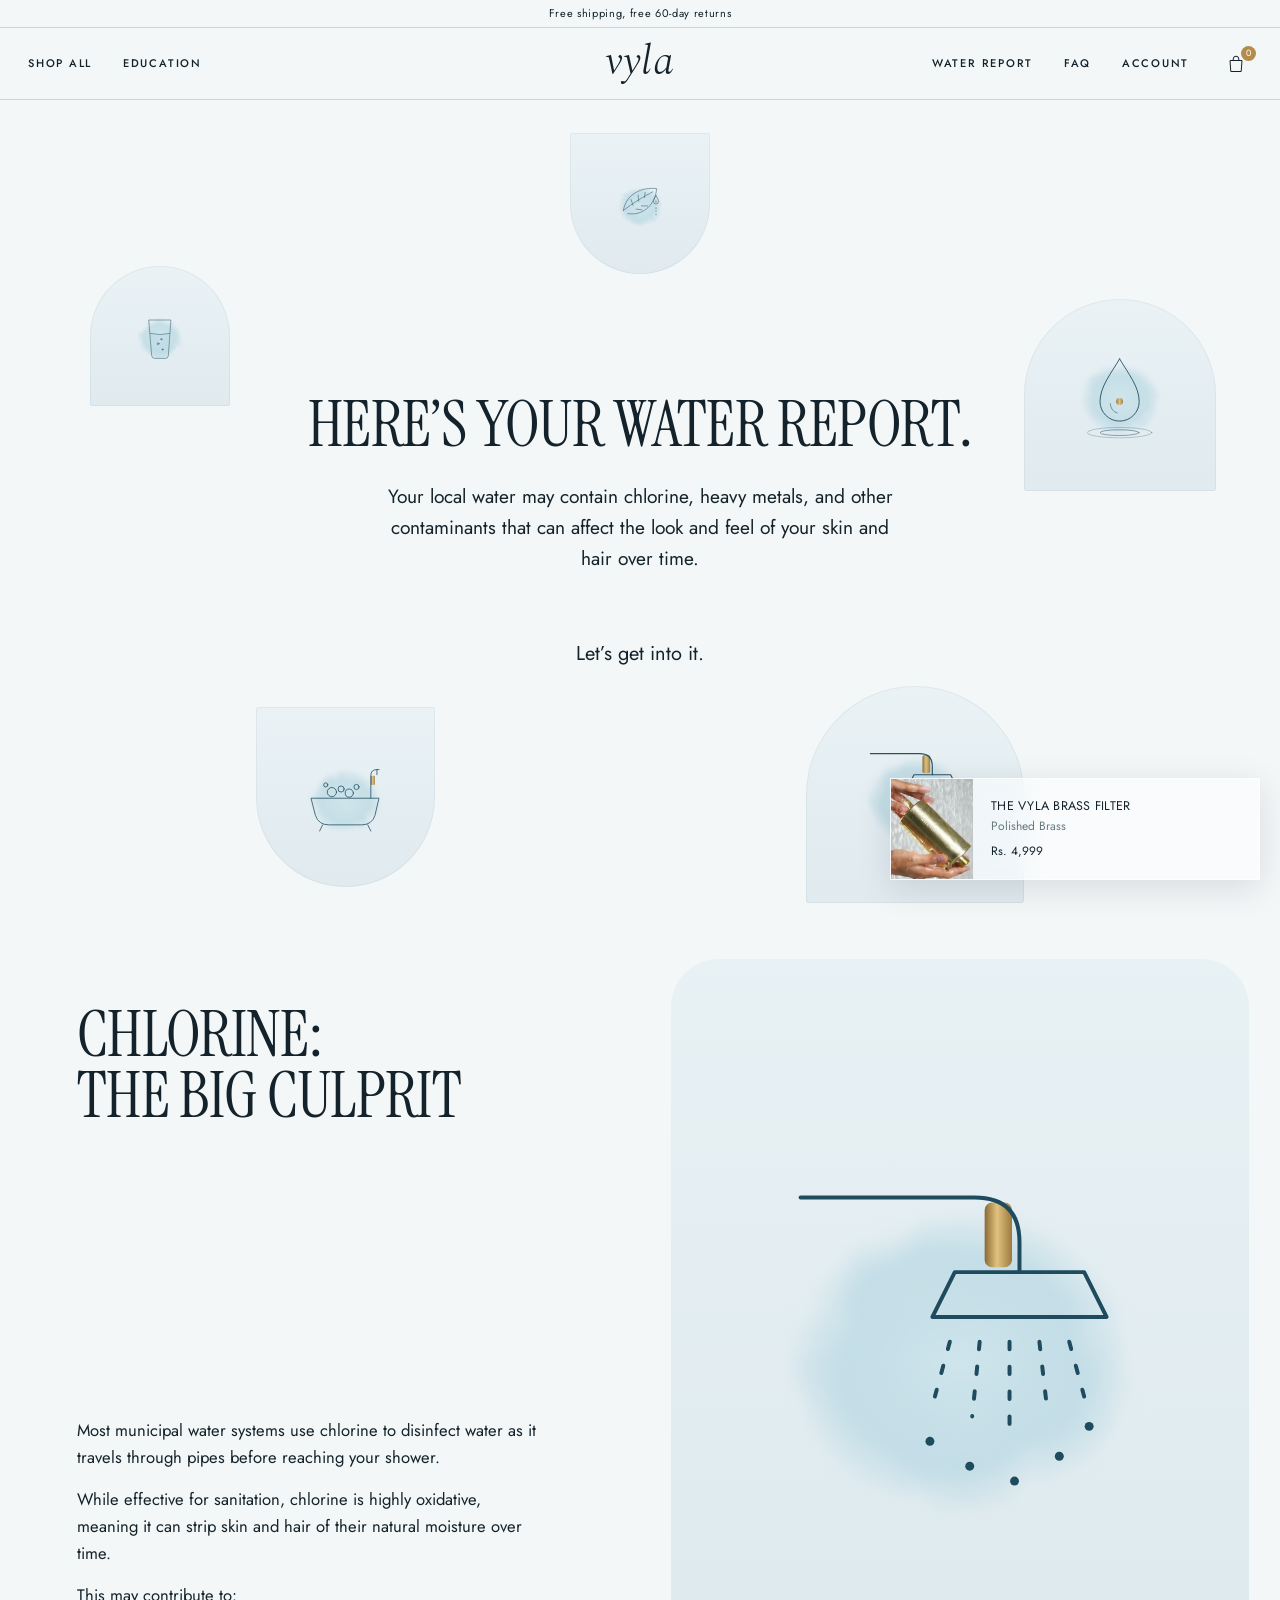
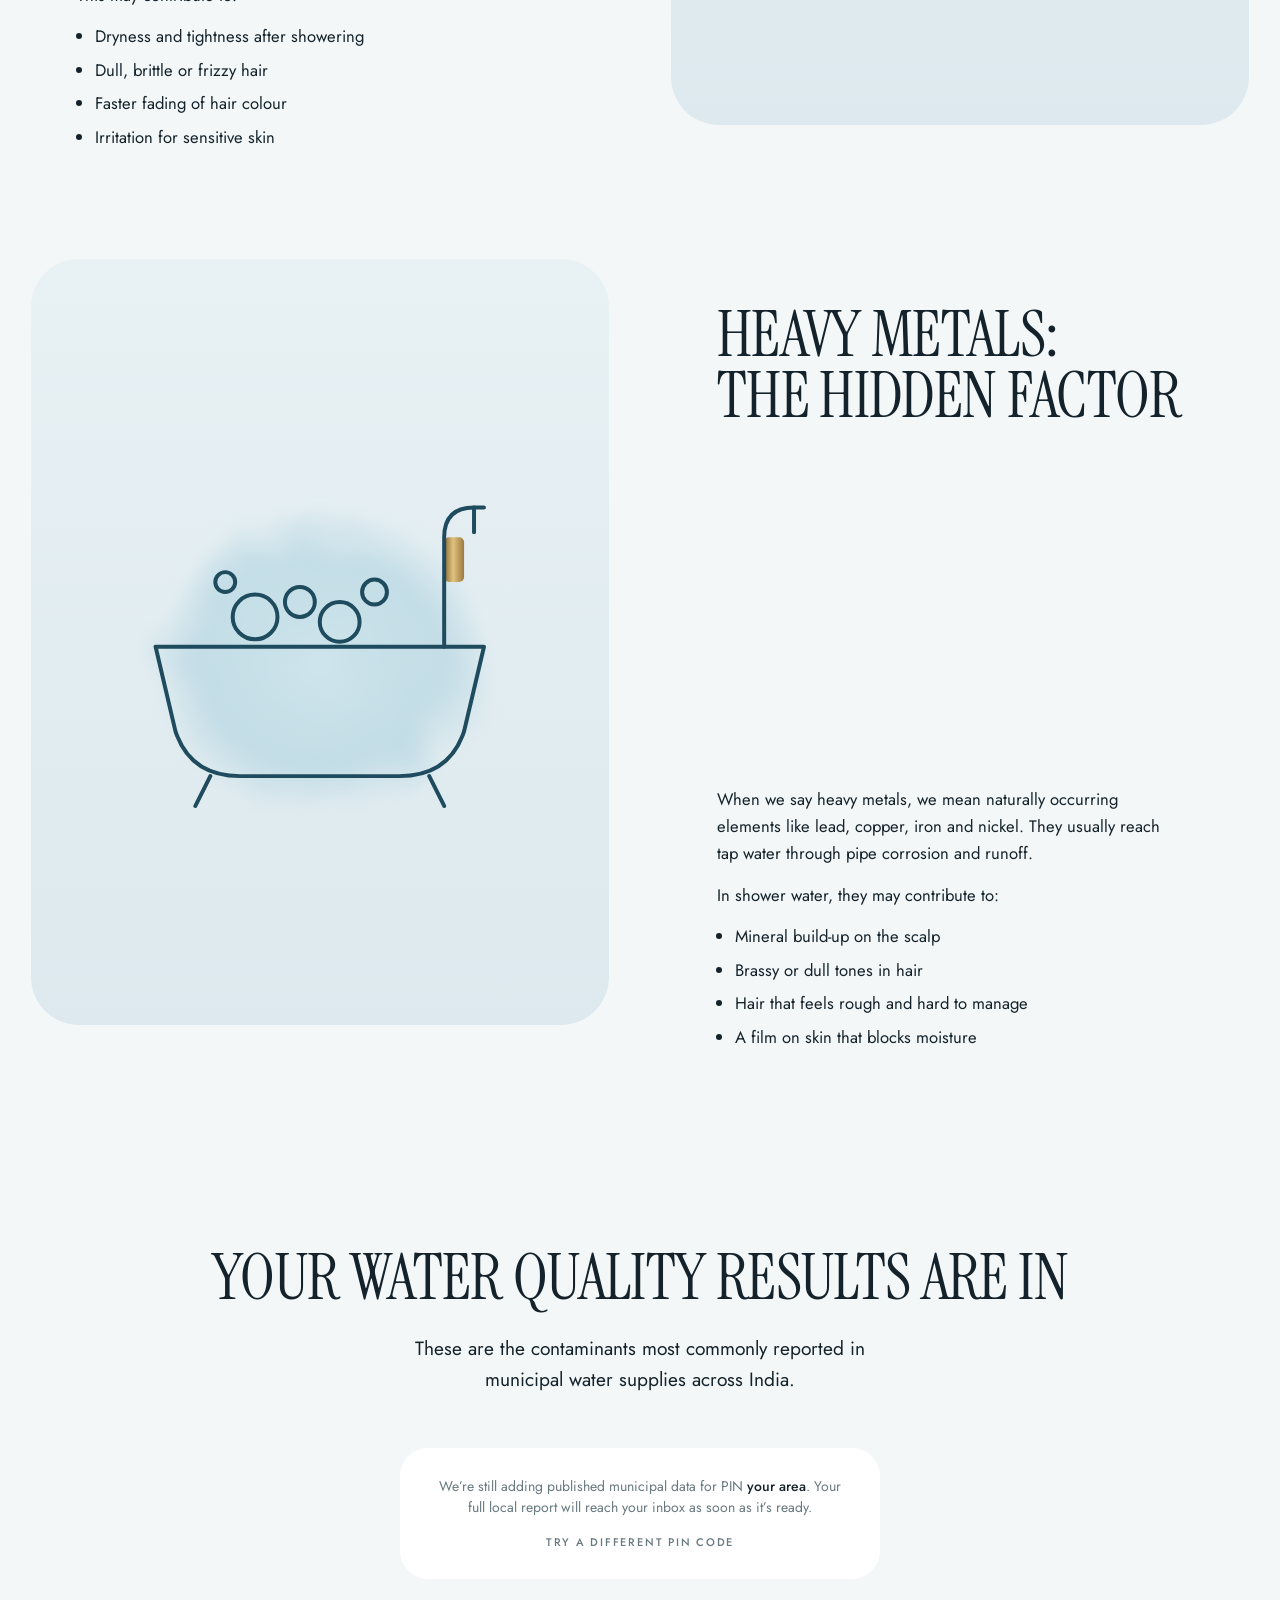
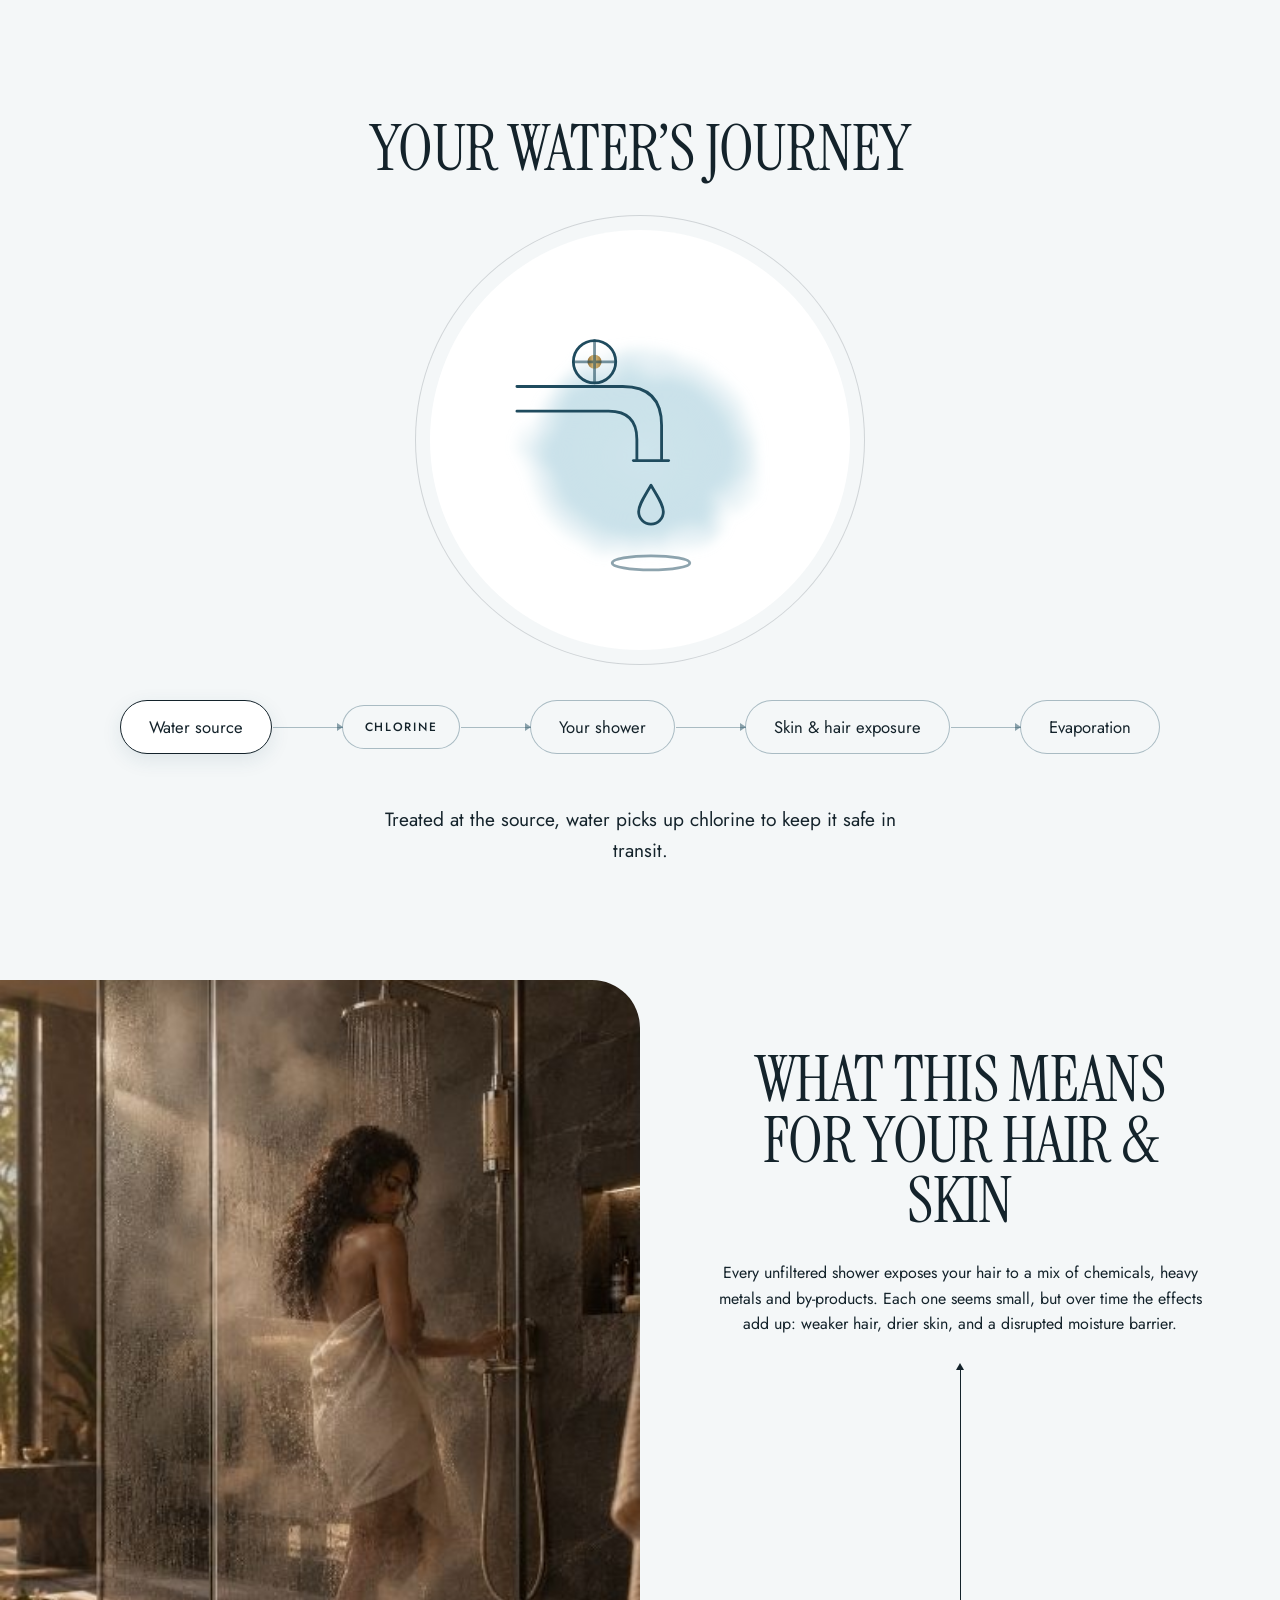
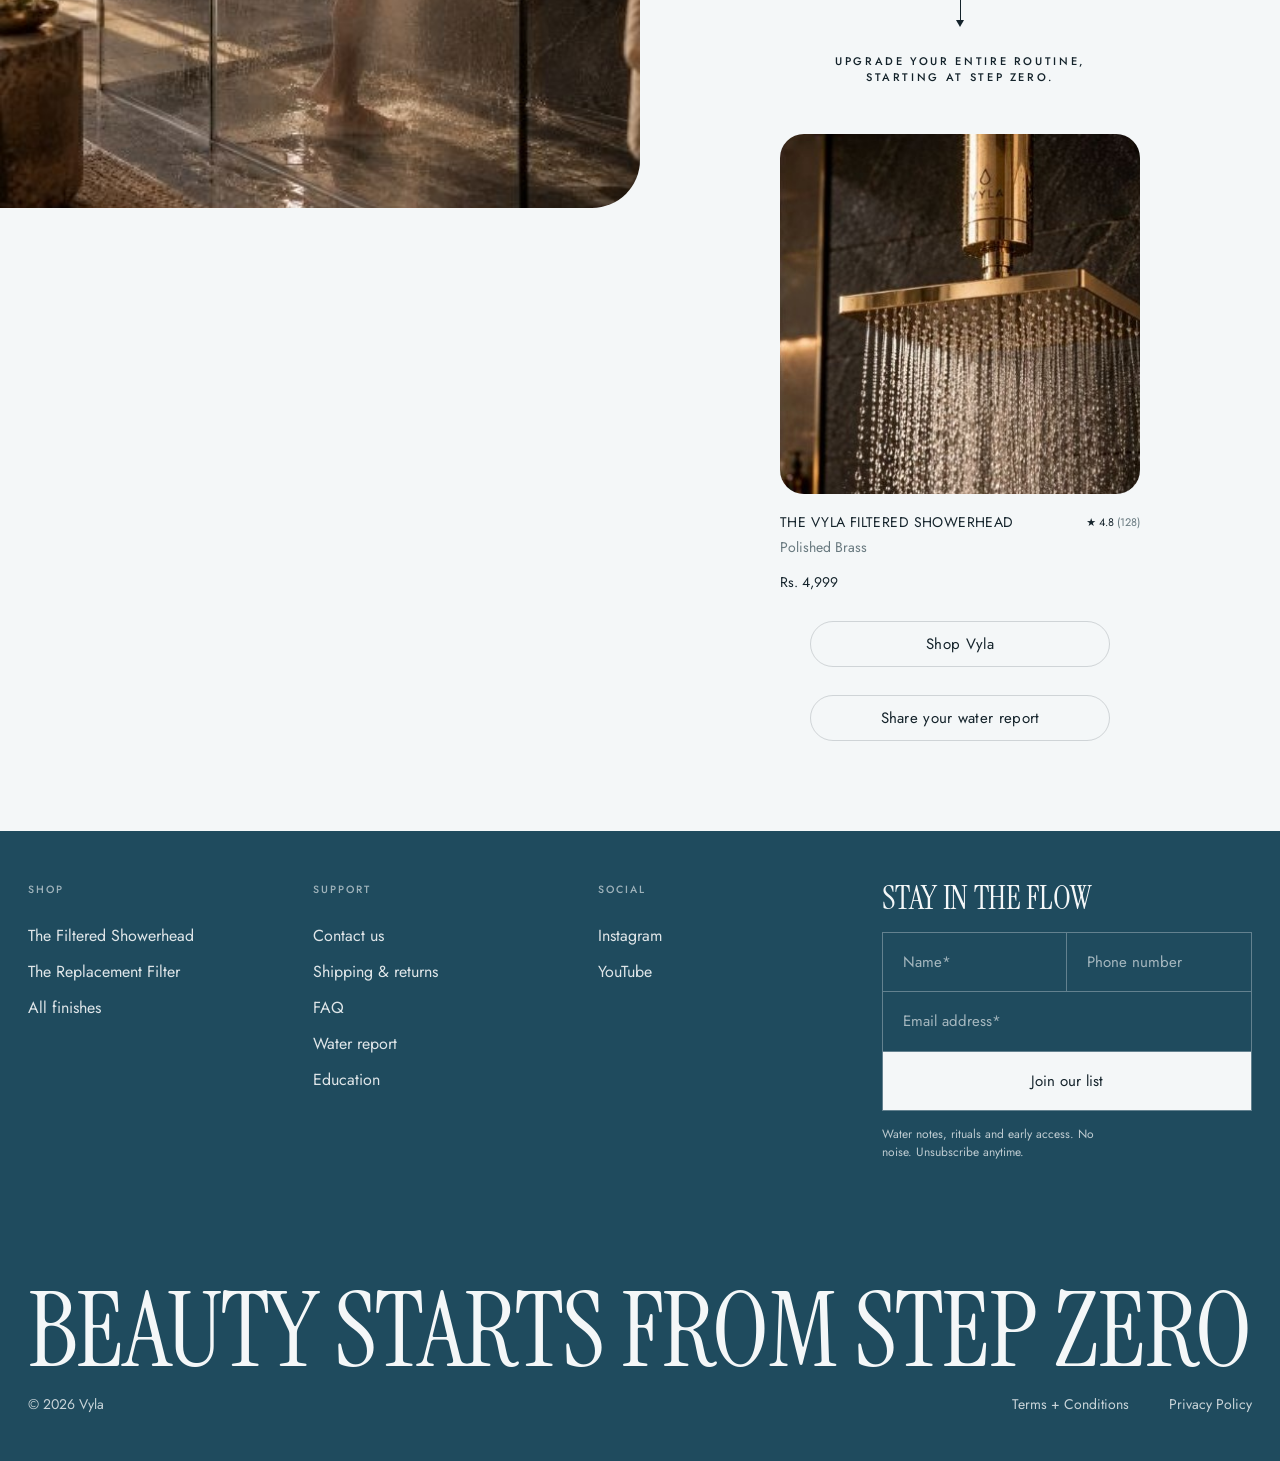
<file: report.html>
<!doctype html>
<html lang="en"><head><meta charset="utf-8"><meta name="viewport" content="width=device-width, initial-scale=1">
<title>Your water report | Vyla</title>
<link rel="preconnect" href="https://fonts.googleapis.com"><link rel="preconnect" href="https://fonts.gstatic.com" crossorigin>
<link href="https://fonts.googleapis.com/css2?family=Cormorant+Garamond:ital,wght@0,400;0,500;0,600;1,400;1,500&family=Jost:wght@300;400;500&display=swap" rel="stylesheet">
<link rel="stylesheet" href="styles.css?v=3"></head>
<body data-page="report"><main id="app">

<!-- Intro -->
<section class="rp-intro">
  <div class="rp-tile rp-tile--a" data-ill="glass"></div>
  <div class="rp-tile rp-tile--b" data-ill="leaf"></div>
  <div class="rp-tile rp-tile--c" data-ill="drop"></div>
  <div class="rp-tile rp-tile--d" data-ill="tub"></div>
  <div class="rp-tile rp-tile--e" data-ill="shower"></div>
  <div class="rp-intro__copy">
    <h1 class="display rp-h" id="rpTitle">Here’s your water report.</h1>
    <p class="rp-lead">Your local water may contain chlorine, heavy metals, and other contaminants that can affect the look and feel of your skin and hair over time.</p>
    <p class="rp-go">Let’s get into it.</p>
  </div>
</section>

<!-- Chlorine -->
<section class="rp-split">
  <div class="rp-split__copy">
    <h2 class="display rp-h reveal">Chlorine:<br>the big culprit</h2>
    <div class="rp-body reveal">
      <p>Most municipal water systems use chlorine to disinfect water as it travels through pipes before reaching your shower.</p>
      <p>While effective for sanitation, chlorine is highly oxidative, meaning it can strip skin and hair of their natural moisture over time.</p>
      <p>This may contribute to:</p>
      <ul><li>Dryness and tightness after showering</li><li>Dull, brittle or frizzy hair</li><li>Faster fading of hair colour</li><li>Irritation for sensitive skin</li></ul>
    </div>
  </div>
  <div class="rp-split__art" data-ill="shower"></div>
</section>

<!-- Heavy metals -->
<section class="rp-split rp-split--rev">
  <div class="rp-split__art" data-ill="tub"></div>
  <div class="rp-split__copy">
    <h2 class="display rp-h reveal">Heavy metals:<br>the hidden factor</h2>
    <div class="rp-body reveal">
      <p>When we say heavy metals, we mean naturally occurring elements like lead, copper, iron and nickel. They usually reach tap water through pipe corrosion and runoff.</p>
      <p>In shower water, they may contribute to:</p>
      <ul><li>Mineral build-up on the scalp</li><li>Brassy or dull tones in hair</li><li>Hair that feels rough and hard to manage</li><li>A film on skin that blocks moisture</li></ul>
    </div>
  </div>
</section>

<!-- Results -->
<section class="rp-results">
  <h2 class="display rp-h reveal">Your water quality results are in</h2>
  <p class="rp-lead reveal">These are the contaminants most commonly reported in municipal water supplies across India.</p>
  <div class="rp-note reveal">
    <p>We’re still adding published municipal data for PIN <b id="rpPin">your area</b>. Your full local report will reach your inbox as soon as it’s ready.</p>
    <a href="water-report.html" class="link-u">Try a different PIN code</a>
  </div>
</section>

<!-- Journey -->
<section class="rp-journey">
  <h2 class="display rp-h reveal">Your water’s journey</h2>
  <div class="rp-orb" id="rpOrb"></div>
  <ol class="rp-steps" id="rpSteps">
    <li data-ill="tap" data-c="Treated at the source, water picks up chlorine to keep it safe in transit.">Water source</li>
    <li class="rp-steps__pill" data-ill="drop" data-c="Chlorine and ageing pipes add oxidisers and trace metals along the way.">Chlorine</li>
    <li data-ill="shower" data-c="Heat opens the cuticle and pores, so more of it reaches you.">Your shower</li>
    <li data-ill="hair" data-c="Over time, chlorine and heavy metals strip your natural oils, dry out skin, and weaken hair.">Skin &amp; hair exposure</li>
    <li data-ill="steam" data-c="Steam carries chlorine into the air you breathe after the shower.">Evaporation</li>
  </ol>
  <p class="rp-caption" id="rpCaption"></p>
</section>

<!-- What it means -->
<section class="rp-means">
  <div class="rp-means__img"><img src="assets/img/life-steam.jpg" alt="Woman in a steamy shower"></div>
  <div class="rp-means__copy">
    <h2 class="display rp-h reveal">What this means for your hair &amp; skin</h2>
    <p class="reveal">Every unfiltered shower exposes your hair to a mix of chemicals, heavy metals and by-products. Each one seems small, but over time the effects add up: weaker hair, drier skin, and a disrupted moisture barrier.</p>
    <span class="rp-line" aria-hidden="true"></span>
    <p class="eyebrow">Upgrade your entire routine,<br>starting at step zero.</p>
    <a href="product.html?f=brass" class="rp-prod">
      <span class="rp-prod__img"><img src="assets/img/prod-brass-rain.jpg" alt=""></span>
      <span class="card__row"><b>The Vyla Filtered Showerhead</b><span class="rate">★ 4.8 <small>(128)</small></span></span>
      <em>Polished Brass</em><i>Rs. 4,999</i>
    </a>
    <a href="shop.html" class="btn btn--line rp-btn">Shop Vyla</a>
    <button class="btn btn--line rp-btn" id="rpShare">Share your water report</button>
  </div>
</section>

</main>
<script src="vendor/lenis.min.js"></script>
<script src="illustrations.js?v=3"></script>
<script src="main.js?v=3"></script></body></html>
</file>
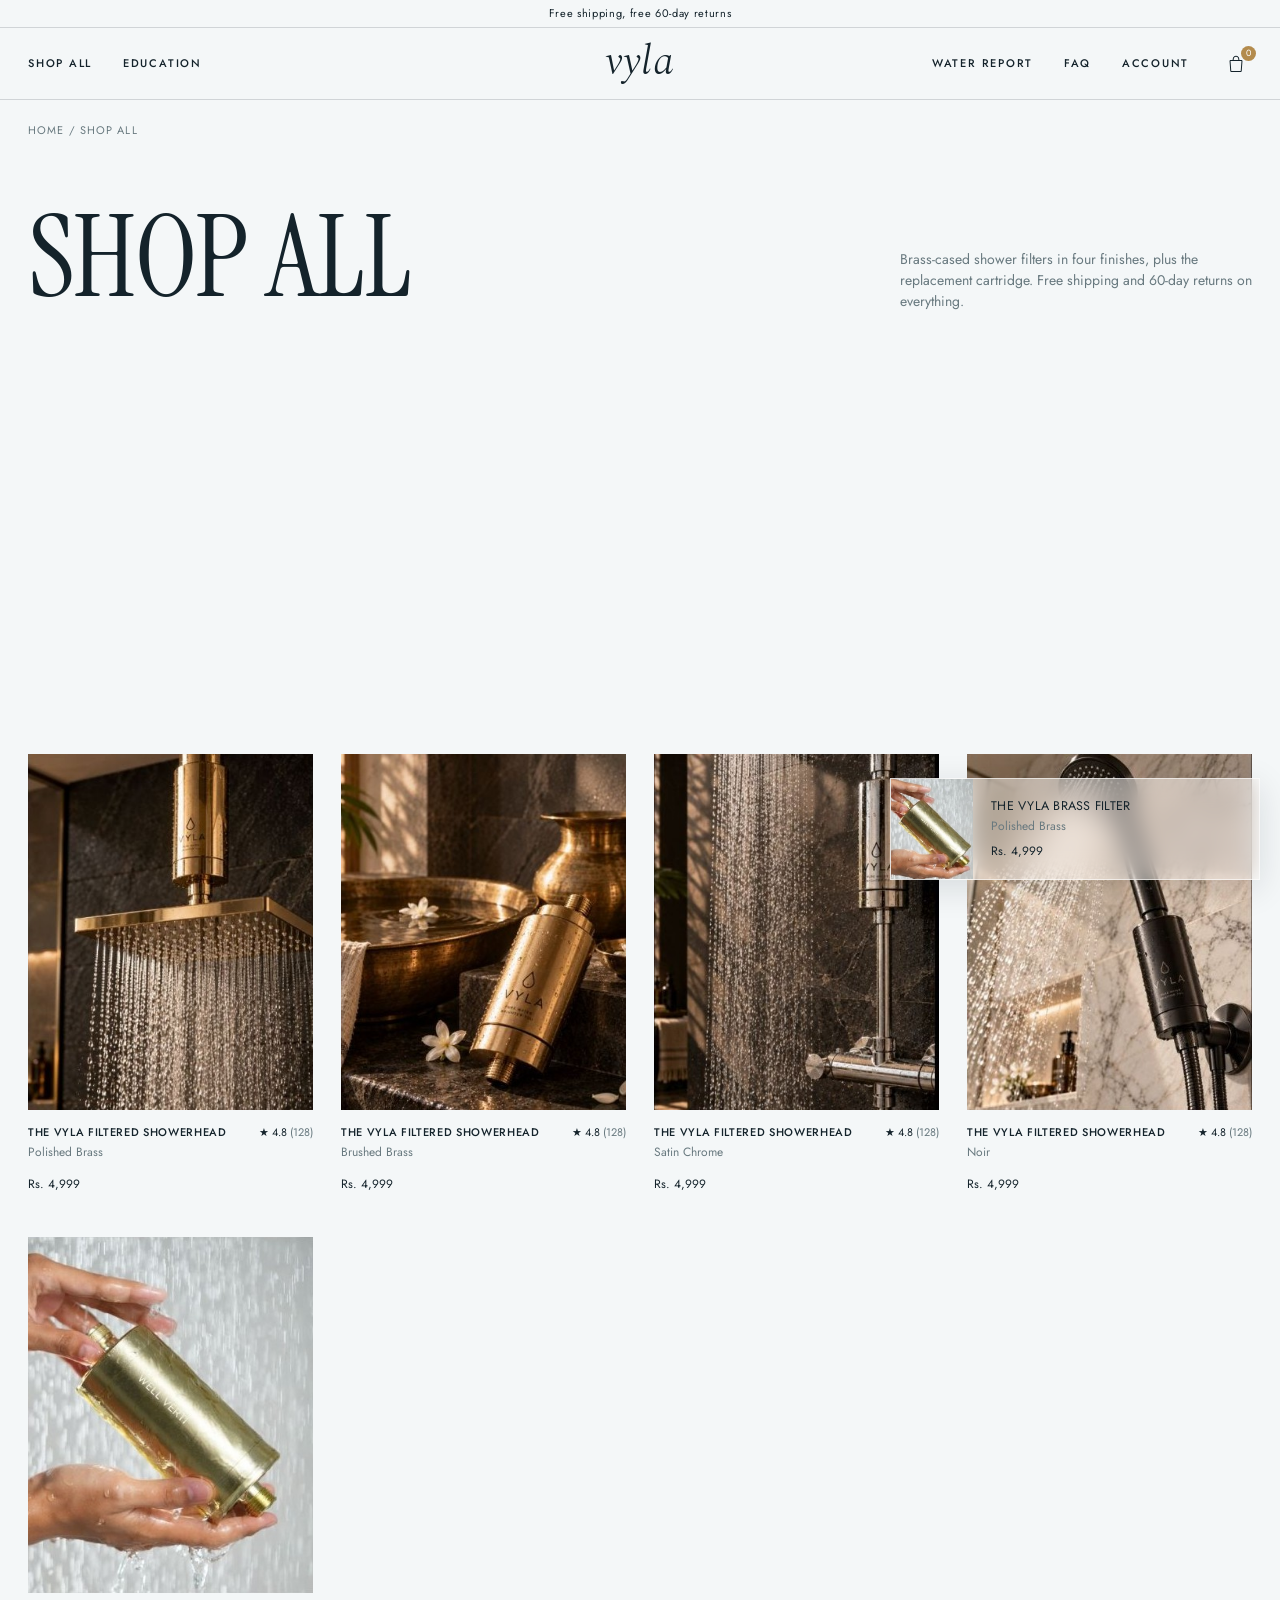
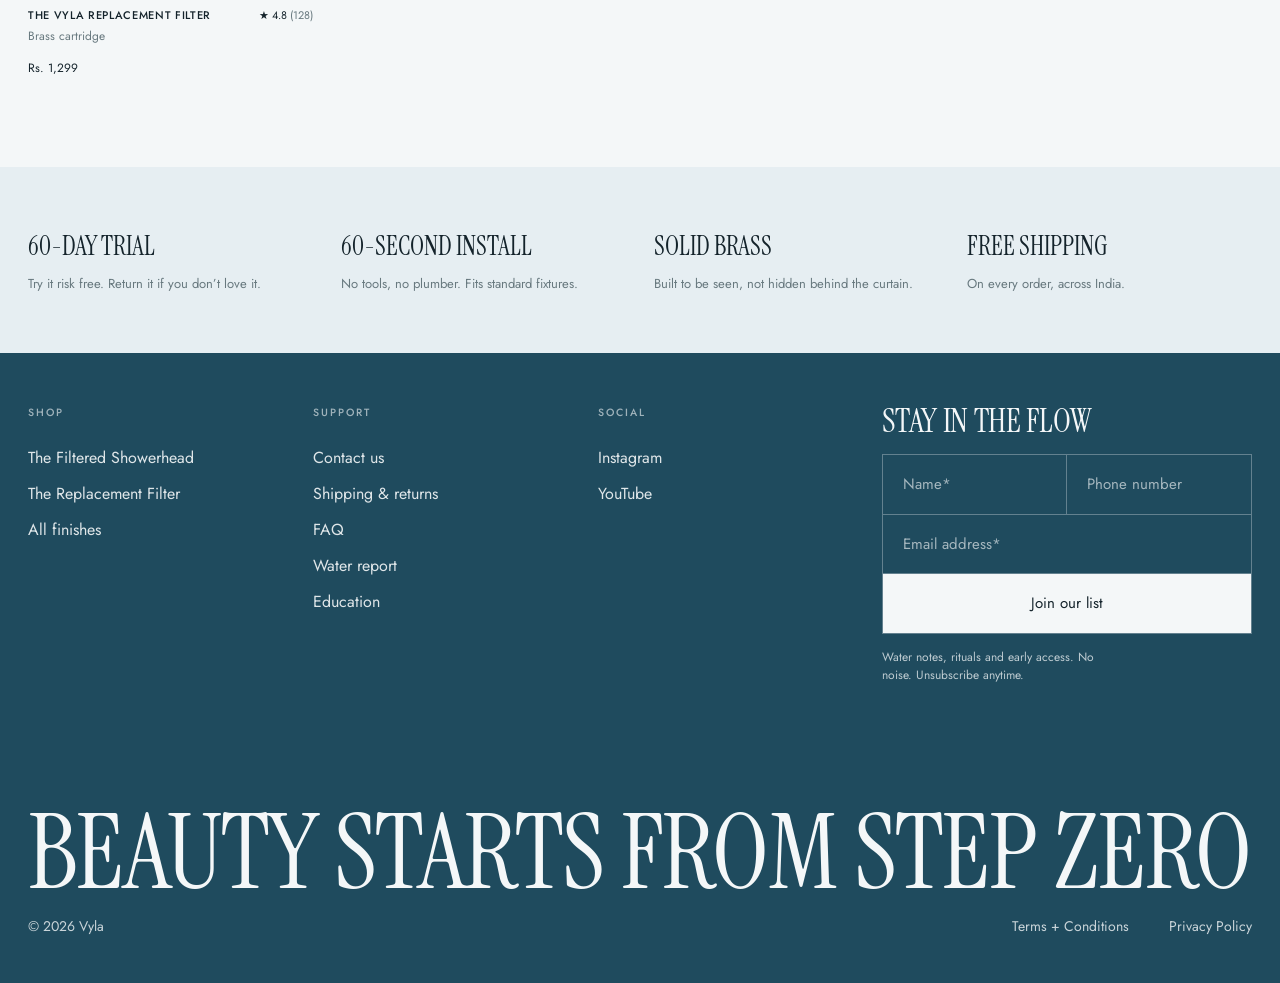
<file: shop.html>
<!doctype html>
<html lang="en"><head><meta charset="utf-8"><meta name="viewport" content="width=device-width, initial-scale=1">
<title>Shop all | Vyla</title>
<link rel="preconnect" href="https://fonts.googleapis.com"><link rel="preconnect" href="https://fonts.gstatic.com" crossorigin>
<link href="https://fonts.googleapis.com/css2?family=Cormorant+Garamond:ital,wght@0,400;0,500;0,600;1,400;1,500&family=Jost:wght@300;400;500&display=swap" rel="stylesheet">
<link rel="stylesheet" href="styles.css?v=3"></head>
<body data-page="shop"><main id="app">

<div class="crumbs"><a href="index.html">Home</a> / Shop all</div>
<div class="phead"><h1 class="display h1">Shop all</h1><p>Brass-cased shower filters in four finishes, plus the replacement cartridge. Free shipping and 60-day returns on everything.</p></div>
<div class="banner reveal-img"><img src="assets/img/life-mirror.jpg" alt=""></div>
<div class="page-shop"><div class="shop__grid" data-grid="all"></div></div>
<div class="perks"><div><b>60-day trial</b><span>Try it risk free. Return it if you don’t love it.</span></div><div><b>60-second install</b><span>No tools, no plumber. Fits standard fixtures.</span></div><div><b>Solid brass</b><span>Built to be seen, not hidden behind the curtain.</span></div><div><b>Free shipping</b><span>On every order, across India.</span></div></div>
</main>
<script src="vendor/lenis.min.js"></script>
<script src="illustrations.js?v=3"></script>
<script src="main.js?v=3"></script></body></html>
</file>
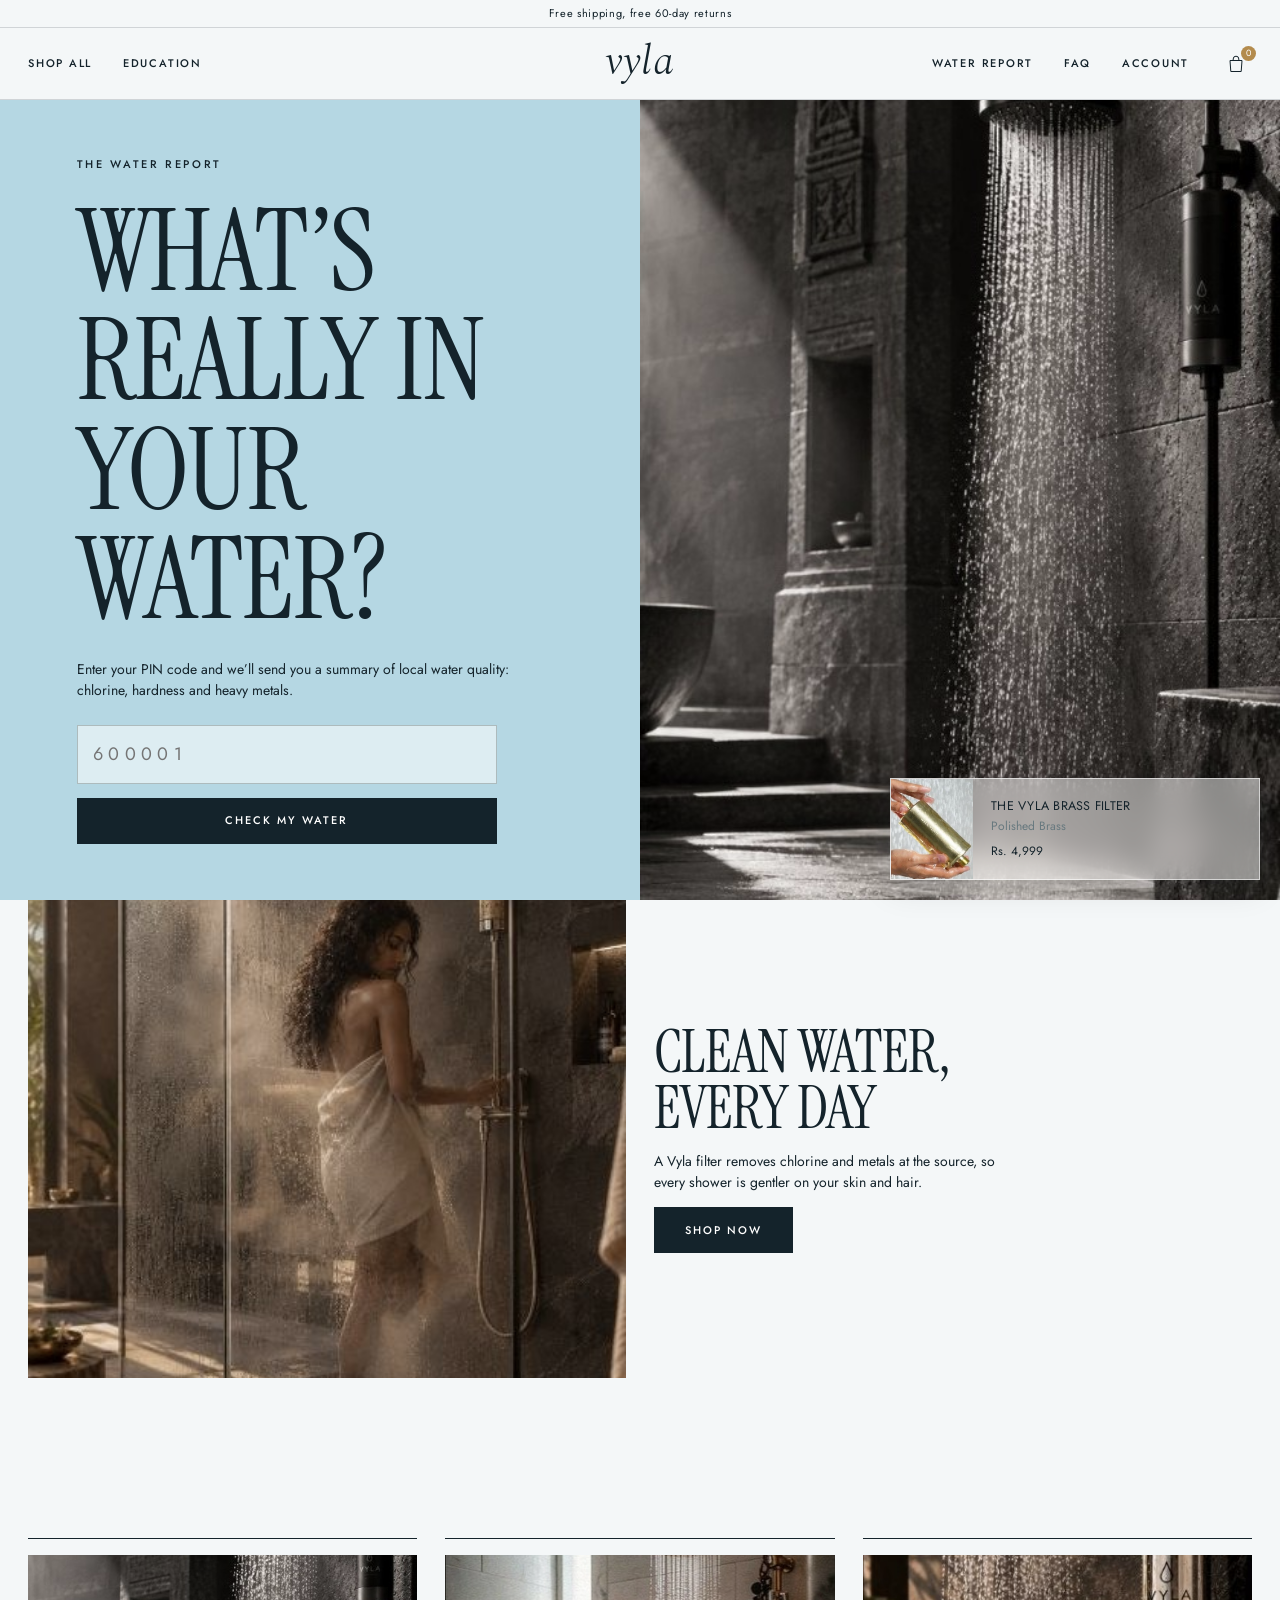
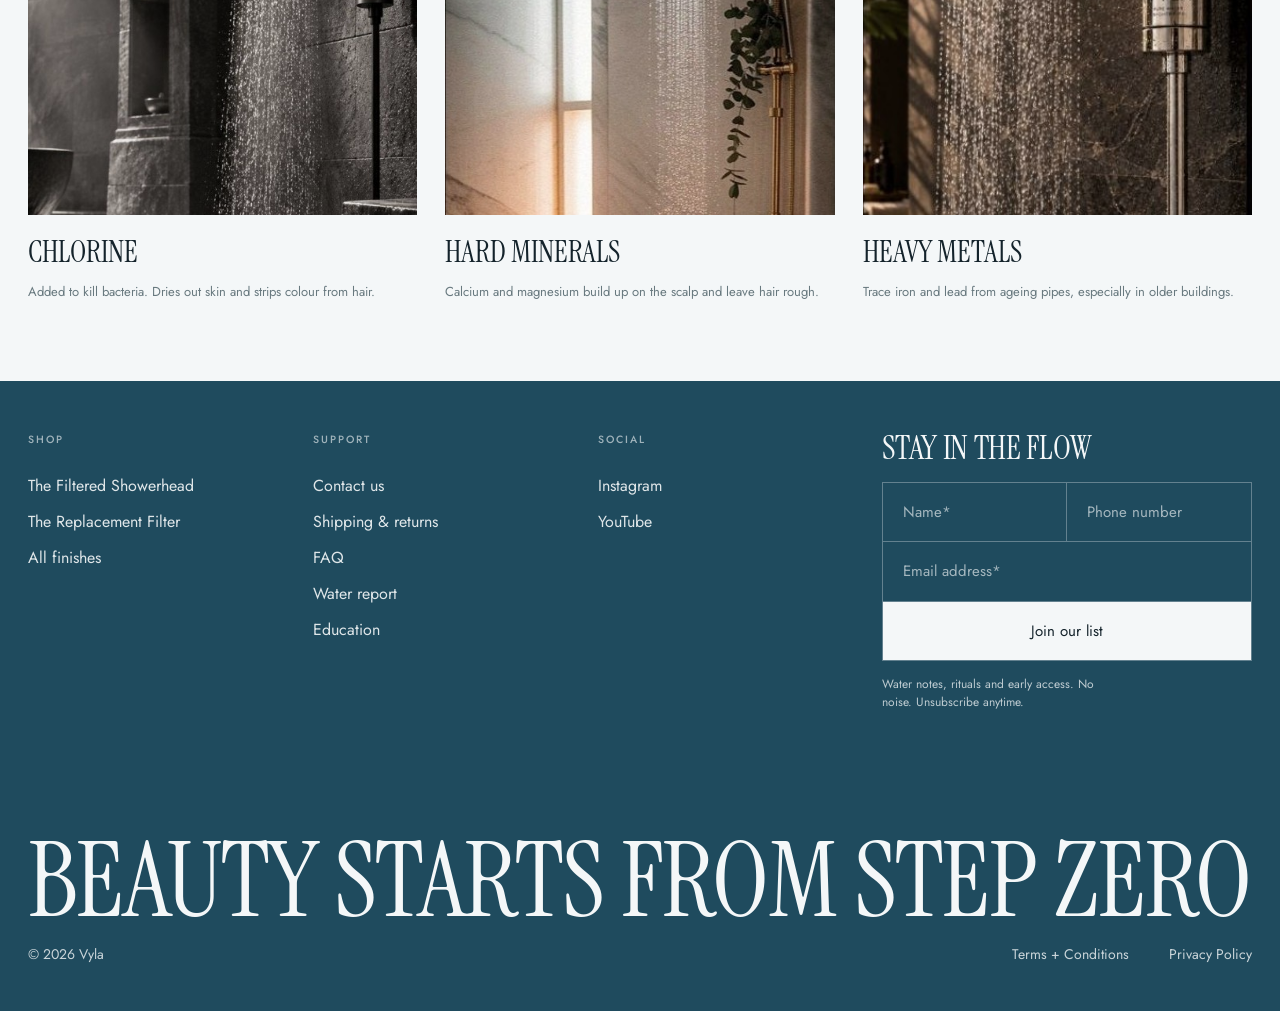
<file: water-report.html>
<!doctype html>
<html lang="en"><head><meta charset="utf-8"><meta name="viewport" content="width=device-width, initial-scale=1">
<title>Water report | Vyla</title>
<link rel="preconnect" href="https://fonts.googleapis.com"><link rel="preconnect" href="https://fonts.gstatic.com" crossorigin>
<link href="https://fonts.googleapis.com/css2?family=Cormorant+Garamond:ital,wght@0,400;0,500;0,600;1,400;1,500&family=Jost:wght@300;400;500&display=swap" rel="stylesheet">
<link rel="stylesheet" href="styles.css?v=3"></head>
<body data-page="water-report"><main id="app">

<section class="wrp"><div class="wrp__l"><p class="eyebrow">The water report</p><h1 class="display h1">What’s really in your water?</h1><p>Enter your PIN code and we’ll send you a summary of local water quality: chlorine, hardness and heavy metals.</p>
<form id="wrPageForm"><input id="pin2" inputmode="numeric" maxlength="6" placeholder="600001" aria-label="PIN code"><button class="btn btn--dark">Check my water</button></form></div>
<div class="wrp__r"><img src="assets/img/dark-rain.jpg" alt=""></div></section>
<section class="facts"><img src="assets/img/life-steam.jpg" alt=""><div><h2 class="display h2">Clean water, every day</h2><p>A Vyla filter removes chlorine and metals at the source, so every shower is gentler on your skin and hair.</p><a href="shop.html" class="btn btn--dark">Shop now</a></div></section>
<section class="contam"><div class="reveal"><img src="assets/img/dark-rain.jpg" alt=""><b>Chlorine</b><p>Added to kill bacteria. Dries out skin and strips colour from hair.</p></div><div class="reveal"><img src="assets/img/brass-shower-marble.jpg" alt=""><b>Hard minerals</b><p>Calcium and magnesium build up on the scalp and leave hair rough.</p></div><div class="reveal"><img src="assets/img/prod-chrome-rain.jpg" alt=""><b>Heavy metals</b><p>Trace iron and lead from ageing pipes, especially in older buildings.</p></div></section>
</main>
<script src="vendor/lenis.min.js"></script>
<script src="illustrations.js?v=3"></script>
<script src="main.js?v=3"></script></body></html>
</file>
<file: styles.css>
@import url('https://fonts.googleapis.com/css2?family=Spectral:ital,wght@1,300&display=swap');
@import url('https://fonts.googleapis.com/css2?family=Instrument+Serif:ital@0;1&display=swap');
:root{
  --cream:#F4F7F8; --paper:#E6EEF2; --ink:#14232B; --mute:#68797F;
  --sage:#B5D7E3; --sage2:#5F9DB5; --moss:#1F4B5E; --brass:#B38B4D;
  --line:rgba(20,35,43,.16);
  --serif:'Instrument Serif',Georgia,serif; --logo:'Spectral',Georgia,serif; --sans:'Jost',system-ui,sans-serif;
  --ann:28px; --hh:72px; --pad:clamp(16px,2.2vw,32px);
  --ease:cubic-bezier(.22,.7,.1,1);
}
*{box-sizing:border-box;margin:0;padding:0}
html{-webkit-text-size-adjust:100%}
body{font-family:var(--sans);font-weight:400;background:var(--cream);color:var(--ink);line-height:1.5;font-size:14px;overflow-x:hidden}
body.is-loading{overflow:hidden}
img{display:block;max-width:100%}
a{color:inherit;text-decoration:none}
button,input{font:inherit;color:inherit}
button{background:none;border:0;cursor:pointer}
ul{list-style:none}

.display{font-family:var(--serif);font-weight:400;text-transform:uppercase;letter-spacing:-.01em;line-height:.95}
.h1{font-size:clamp(64px,9vw,140px)}
.h2{font-size:clamp(40px,4.6vw,72px)}
.h3{font-size:clamp(30px,3vw,46px)}
.eyebrow{font-size:11px;letter-spacing:.24em;text-transform:uppercase;font-weight:500}
.eyebrow--light{color:#fff}
.link-u{position:relative;font-size:11px;letter-spacing:.16em;text-transform:uppercase;font-weight:500}
.link-u::after{content:"";position:absolute;left:0;right:0;bottom:-4px;height:1px;background:currentColor;transform:scaleX(0);transform-origin:left;transition:transform .5s var(--ease)}
.link-u:hover::after{transform:scaleX(1)}

/* buttons */
.btn{display:inline-flex;align-items:center;justify-content:center;height:46px;padding:0 30px;font-size:11px;letter-spacing:.18em;text-transform:uppercase;font-weight:500;border:1px solid transparent;position:relative;overflow:hidden;transition:color .4s,background .4s,border-color .4s}
.btn--dark{background:var(--ink);color:#fff}
.btn--dark:hover{background:var(--moss)}
.btn--light{background:#fff;color:var(--ink)}
.btn--light:hover{background:var(--sage)}
.btn--line{border-color:var(--line);color:var(--ink)}
.btn--line:hover{background:var(--ink);color:#fff;border-color:var(--ink)}
.btn--wide{width:100%}

/* intro curtain */
.curtain{position:fixed;inset:0;z-index:200;background:var(--moss);display:grid;place-items:center;transition:transform 1.1s var(--ease) .5s}
.curtain__mark{font-family:var(--logo);font-style:italic;font-size:64px;color:var(--cream);letter-spacing:.04em;animation:mark 1s var(--ease) both}
@keyframes mark{from{opacity:0;transform:translateY(14px)}to{opacity:1;transform:none}}
body:not(.is-loading) .curtain{transform:translateY(-100%);pointer-events:none}

/* announcement */
.announce{height:var(--ann);background:var(--cream);position:relative;border-bottom:1px solid var(--line);z-index:60;font-size:11px;letter-spacing:.06em}
.announce__msg{position:absolute;inset:0;display:grid;place-items:center;opacity:0;transform:translateY(6px);transition:opacity .6s,transform .6s}
.announce__msg.is-on{opacity:1;transform:none}

/* header */
.header{position:fixed;left:0;right:0;top:var(--ann);height:var(--hh);z-index:50;display:grid;grid-template-columns:1fr auto 1fr;align-items:center;padding:0 var(--pad);transition:background .5s,color .5s,border-color .5s,transform .5s var(--ease);background:var(--cream);color:var(--ink);border-bottom:1px solid var(--line)}
.header.is-top{background:transparent;color:#fff;border-color:rgba(255,255,255,.28)}
.header.is-hidden{transform:translateY(-120%)}
.header__nav{display:flex;gap:clamp(18px,2.4vw,40px);align-items:center}
.header__nav--r{justify-content:flex-end}
.header__logo{font-family:var(--logo);font-style:italic;font-size:44px;letter-spacing:.02em;line-height:1;text-transform:lowercase;padding-bottom:6px}
.header__cart{position:relative;display:grid;place-items:center;width:32px;height:32px}
.header__cart i{position:absolute;top:-2px;right:-4px;font-style:normal;font-size:9px;background:var(--brass);color:#fff;border-radius:50%;width:15px;height:15px;display:grid;place-items:center}
.header__burger{display:none}

.mmenu{position:fixed;inset:calc(var(--ann) + var(--hh)) 0 0 0;background:var(--cream);z-index:49;display:flex;flex-direction:column;gap:18px;padding:36px var(--pad);transform:translateY(-110%);transition:transform .6s var(--ease)}
.mmenu a{font-family:var(--serif);font-size:38px;text-transform:uppercase}
.mmenu.is-open{transform:none}

/* hero */
.hero{position:relative;height:100svh;min-height:620px;overflow:hidden;color:#fff;margin-top:calc(-1 * var(--ann))}
.hero__slides{position:absolute;inset:-8% 0}
.hero__slide{position:absolute;inset:0;width:100%;height:100%;object-fit:cover;opacity:0;transform:scale(1.08);transition:opacity 1.8s ease;filter:saturate(.8) contrast(1.02)}
.hero__slide.is-on{opacity:1;animation:kb 12s linear forwards}
@keyframes kb{from{transform:scale(1.08)}to{transform:scale(1.2)}}
.hero__shade{position:absolute;inset:0;background:linear-gradient(180deg,rgba(14,34,44,.38),rgba(20,48,60,.34) 55%,rgba(14,34,44,.55))}
.hero__content{position:absolute;inset:0;display:flex;flex-direction:column;align-items:center;justify-content:center;text-align:center;padding:0 var(--pad);gap:26px}
.hero__title{font-size:clamp(54px,8.6vw,138px);max-width:12ch}
.split{display:inline-block;clip-path:inset(0 0 -10% 0)}
.hero__title .split{opacity:0;transform:translateY(60%);transition:opacity 1.2s var(--ease),transform 1.2s var(--ease)}
.hero__eyebrow,.hero__cta{opacity:0;transform:translateY(16px);transition:opacity 1s var(--ease),transform 1s var(--ease)}
body.is-ready .hero__title .split,body.is-ready .hero__eyebrow,body.is-ready .hero__cta{opacity:1;transform:none}
body.is-ready .hero__title .split:nth-child(2){transition-delay:.18s}
body.is-ready .hero__eyebrow{transition-delay:.05s}
body.is-ready .hero__cta{transition-delay:.55s}
.hero__scroll{position:absolute;left:50%;bottom:28px;width:1px;height:54px;background:rgba(255,255,255,.3);overflow:hidden}
.hero__scroll span{position:absolute;left:0;top:-100%;width:1px;height:100%;background:#fff;animation:scrollline 2.2s var(--ease) infinite}
@keyframes scrollline{to{top:100%}}

/* water report */
.wr{height:340vh;position:relative;background:var(--cream)}
.wr__stage{position:sticky;top:0;height:100svh;overflow:hidden;display:grid;place-items:center}
.wr__splash{position:absolute;inset:0;width:100%;height:100%;pointer-events:none}
.wr__splash .blob{opacity:0;will-change:transform}
.wr__title{position:absolute;font-size:clamp(54px,8vw,128px);opacity:0;will-change:transform,opacity;text-align:center}
.wr__drop{position:absolute;left:50%;top:0;width:18px;height:26px;margin-left:-9px;opacity:0;will-change:transform}
.wr__drop i{display:block;width:100%;height:100%;background:linear-gradient(160deg,var(--sage),var(--moss));border-radius:50% 50% 50% 50%/62% 62% 38% 38%}
.wr__ripple{position:absolute;left:50%;top:50%;width:80px;height:80px;margin:-40px 0 0 -40px;border-radius:50%;border:1px solid var(--sage2);opacity:0;will-change:transform,opacity}
.wr__form{position:relative;text-align:center;display:flex;flex-direction:column;align-items:center;gap:30px;opacity:0;padding:0 var(--pad);will-change:transform,opacity}
.wr__q{font-family:var(--sans);font-weight:300;font-size:clamp(24px,3.2vw,46px);line-height:1.15;color:var(--moss);max-width:18ch}
.wr__line{font-weight:300;font-size:clamp(24px,3.2vw,46px);color:var(--moss);display:flex;gap:.4em;align-items:baseline;margin-top:-18px;flex-wrap:wrap;justify-content:center}
.wr__line input{border:0;background:none;outline:none;font:inherit;color:var(--sage2);width:7.5em;text-align:left}
.wr__line input::placeholder{color:rgba(127,148,121,.6)}
.wr__line input:focus{color:var(--ink)}

/* shop */
.shop{padding:clamp(56px,7vw,110px) var(--pad) clamp(48px,6vw,90px);background:var(--cream)}
.shop__head{display:flex;justify-content:space-between;align-items:center;margin-bottom:34px}
.shop__grid{display:grid;grid-template-columns:repeat(4,1fr);gap:var(--pad)}
.card__media{display:block;position:relative;aspect-ratio:4/5;overflow:hidden;background:var(--paper);margin-bottom:14px}
.card__media img{position:absolute;inset:0;width:100%;height:100%;object-fit:cover;transition:opacity .7s,transform 1.4s var(--ease)}
.card__alt{opacity:0}
.card:hover .card__alt{opacity:1}
.card:hover .card__media img{transform:scale(1.04)}
.card__row{display:flex;justify-content:space-between;align-items:center;gap:10px}
.card h3{font-size:11px;letter-spacing:.06em;text-transform:uppercase;font-weight:500}
.rate{font-size:11px;white-space:nowrap}.rate small,.tag small{color:var(--mute);font-size:inherit}
.card__fin{font-size:12px;color:var(--mute);margin:3px 0 14px}
.card__price{font-size:12px}
.card__add{font-size:10px;letter-spacing:.16em;text-transform:uppercase;border-bottom:1px solid currentColor;padding-bottom:1px;opacity:0;transform:translateY(4px);transition:.4s}
.card:hover .card__add,.card__add:focus{opacity:1;transform:none}

/* split product push */
.split2{display:grid;grid-template-columns:1fr 1fr;height:100svh;min-height:560px}
.split2__half{position:relative;overflow:hidden}
.split2__half img,.pp__img,.fq__img,.edu__feature>img{width:100%;height:116%;object-fit:cover;position:absolute;top:-8%;left:0;filter:saturate(.8)}
.tag{position:absolute;left:var(--pad);bottom:var(--pad);background:var(--cream);padding:12px 14px;display:flex;gap:26px;align-items:flex-start;font-size:11px;letter-spacing:.05em;text-transform:uppercase;max-width:300px}
.tag b{font-weight:500;max-width:15ch}
.tag span{white-space:nowrap}
.tag--float{left:var(--pad);bottom:var(--pad)}

/* reviews */
.rev{display:grid;grid-template-columns:1fr 1fr;gap:var(--pad);padding:clamp(56px,6vw,96px) var(--pad);align-items:center;background:var(--cream)}
.rev__img{margin:0 0 0 clamp(0px,3vw,48px);aspect-ratio:4/5;overflow:hidden;position:relative;max-width:640px;width:100%}
.rev__img img{width:100%;height:100%;object-fit:cover;filter:saturate(.8)}
.rev__body{max-width:620px;display:flex;flex-direction:column;gap:26px}
.chips{display:flex;flex-wrap:wrap;gap:8px}
.chips button{font-size:10.5px;letter-spacing:.1em;text-transform:uppercase;font-weight:500;border:1px solid var(--line);padding:8px 14px;transition:.3s}
.chips button:hover{border-color:var(--ink)}
.chips button.is-on{background:var(--ink);color:#fff;border-color:var(--ink)}
.rev__quote p{font-size:clamp(20px,2vw,28px);line-height:1.25;font-weight:300;min-height:8em;transition:opacity .4s,transform .4s}
.rev__quote footer{display:flex;justify-content:space-between;gap:20px;font-size:11px;margin-top:22px;transition:opacity .4s}
.rev__quote footer em{font-style:normal;color:var(--mute)}
.rev__quote.is-swap p,.rev__quote.is-swap footer{opacity:0;transform:translateY(8px)}

/* fullscreen quote */
.fq{position:relative;height:100svh;min-height:560px;overflow:hidden;color:#fff}
.fq__shade{position:absolute;inset:0;background:linear-gradient(0deg,rgba(14,34,44,.62),rgba(14,34,44,.1) 60%)}
.fq__text{position:absolute;left:var(--pad);bottom:clamp(40px,6vw,90px);display:flex;flex-direction:column;gap:16px}
.fq__text p{font-size:clamp(46px,7vw,112px)}

/* product push */
.pp{position:relative;height:100svh;min-height:560px;overflow:hidden}

/* education */
.edu{display:grid;grid-template-columns:1fr 1fr;min-height:100svh;background:var(--cream)}
.edu__l{display:flex;flex-direction:column;align-items:center;text-align:center;padding:clamp(56px,7vw,110px) var(--pad);gap:18px}
.edu__sub{font-size:13px;margin-bottom:22px}
.edu__cards{display:grid;grid-template-columns:1fr 1fr;gap:14px;text-align:left;margin-bottom:26px;width:min(100%,560px)}
.acard__img{display:block;aspect-ratio:4/5;overflow:hidden;margin-bottom:12px}
.acard__img img{width:100%;height:100%;object-fit:cover;transition:transform 1.2s var(--ease);filter:saturate(.8)}
.acard:hover img{transform:scale(1.05)}
.acard small{display:block;font-size:9.5px;letter-spacing:.12em;text-transform:uppercase;color:var(--mute);margin-bottom:6px}
.acard h3{font-size:14px;font-weight:400;line-height:1.3}
.edu__feature{position:relative;overflow:hidden;color:#fff;display:grid;place-items:center;min-height:70vh}
.edu__feature::before{content:"";position:absolute;inset:0;z-index:1;background:linear-gradient(0deg,rgba(14,34,44,.6),rgba(14,34,44,.28))}
.edu__fcopy{position:relative;z-index:2;text-align:center;max-width:520px;padding:0 var(--pad);display:flex;flex-direction:column;align-items:center;gap:16px}
.edu__fcopy small{font-size:10px;letter-spacing:.14em;text-transform:uppercase}
.edu__fcopy h3{font-size:clamp(34px,3.6vw,56px)}
.edu__fcopy p{font-size:12px;line-height:1.6;opacity:.9}

/* strip */
.strip{padding:clamp(56px,7vw,110px) 0;background:var(--paper);overflow:hidden}
.strip h2{padding:0 var(--pad);max-width:14ch;margin-bottom:40px}
.strip__track{overflow:hidden}
.strip__row{display:flex;gap:var(--pad);width:max-content;padding-left:var(--pad);animation:marq 55s linear infinite}
.strip__track:hover .strip__row{animation-play-state:paused}
@keyframes marq{to{transform:translateX(-50%)}}
.strip figure{width:clamp(220px,24vw,360px)}
.strip figure img{aspect-ratio:4/5;width:100%;object-fit:cover;filter:saturate(.8)}
.strip figcaption{font-size:11px;letter-spacing:.1em;text-transform:uppercase;margin-top:10px}

/* footer */
.footer{background:var(--moss);color:var(--cream);padding:0 var(--pad) 20px;overflow:hidden}
.footer__usp{display:grid;grid-template-columns:repeat(3,1fr);text-align:center;padding:26px 0;border-bottom:1px solid rgba(255,255,255,.2);font-size:11px;letter-spacing:.14em;text-transform:uppercase}
.footer__main{display:grid;grid-template-columns:1.6fr 1fr 1fr 1fr;gap:40px;padding:56px 0}
.footer__news h4{font-size:36px;margin-bottom:10px}
.footer__news p{opacity:.75;margin-bottom:20px;max-width:34ch}
.footer__form{display:flex;border-bottom:1px solid rgba(255,255,255,.5);max-width:380px}
.footer__form input{flex:1;background:none;border:0;outline:0;padding:12px 0;color:#fff}
.footer__form input::placeholder{color:rgba(255,255,255,.55)}
.footer__form button{font-size:11px;letter-spacing:.16em;text-transform:uppercase}
.footer nav{display:flex;flex-direction:column;gap:9px;font-size:13px}
.footer h5{font-size:10.5px;letter-spacing:.2em;text-transform:uppercase;font-weight:500;opacity:.6;margin-bottom:6px}
.footer nav a{opacity:.9;width:max-content}.footer nav a:hover{color:var(--sage)}
.footer__mark{font-family:var(--logo);font-style:italic;font-size:clamp(160px,34vw,520px);line-height:.72;text-align:center;color:rgba(255,255,255,.1);margin:20px 0 10px;user-select:none;padding-top:.15em}
.footer__legal{text-align:center;font-size:11px;opacity:.6;padding-top:12px}

/* floating */
.mini{position:fixed;right:18px;bottom:18px;z-index:40;background:var(--cream);display:flex;gap:12px;align-items:center;padding:8px 14px 8px 8px;box-shadow:0 8px 30px rgba(12,28,38,.18);font-size:10.5px;transform:translateY(160%);transition:transform .7s var(--ease);max-width:290px}
.mini.is-on{transform:none}
.mini img{width:48px;height:48px;object-fit:cover}
.mini span{display:flex;flex-direction:column;line-height:1.35}
.mini b{font-weight:500;text-transform:uppercase;letter-spacing:.04em}
.mini em{font-style:normal;color:var(--mute)}
.chat{position:fixed;right:22px;bottom:96px;z-index:40;width:48px;height:48px;border-radius:50%;background:var(--ink);color:#fff;display:grid;place-items:center;box-shadow:0 6px 20px rgba(0,0,0,.25);transition:transform .4s var(--ease)}
.chat:hover{transform:scale(1.08)}

/* cart */
.scrim{position:fixed;inset:0;background:rgba(12,28,38,.42);z-index:90;opacity:0;pointer-events:none;transition:opacity .5s}
.scrim.is-on{opacity:1;pointer-events:auto}
.cart{position:fixed;top:0;right:0;bottom:0;width:min(440px,100%);background:var(--cream);z-index:100;transform:translateX(102%);transition:transform .7s var(--ease);display:flex;flex-direction:column}
.cart.is-open{transform:none}
.cart__top{display:flex;justify-content:space-between;align-items:center;padding:22px var(--pad);border-bottom:1px solid var(--line)}
.cart__top h3{font-size:32px}
.cart__body{flex:1;overflow:auto;padding:var(--pad)}
.cart__empty{color:var(--mute)}
.citem{display:grid;grid-template-columns:76px 1fr auto;gap:14px;align-items:center;padding:12px 0;border-bottom:1px solid var(--line);font-size:12px}
.citem img{width:76px;height:92px;object-fit:cover}
.citem b{display:block;font-weight:500;text-transform:uppercase;letter-spacing:.04em;font-size:11px}
.citem em{font-style:normal;color:var(--mute)}
.citem button{font-size:10px;text-transform:uppercase;letter-spacing:.12em;text-decoration:underline}
.cart__foot{padding:var(--pad);border-top:1px solid var(--line);display:flex;flex-direction:column;gap:16px}
.cart__foot div{display:flex;justify-content:space-between}

/* modal */
.modal{position:fixed;inset:0;z-index:120;display:grid;place-items:center;background:rgba(12,28,38,.5);opacity:0;pointer-events:none;transition:opacity .5s;padding:var(--pad)}
.modal.is-open{opacity:1;pointer-events:auto}
.modal__box{background:var(--cream);max-width:480px;width:100%;padding:44px 34px 34px;position:relative;display:flex;flex-direction:column;gap:14px;transform:translateY(24px);transition:transform .6s var(--ease)}
.modal.is-open .modal__box{transform:none}
.modal__box h3{font-size:44px}
.modal__box form{display:flex;flex-direction:column;gap:12px;margin-top:8px}
.modal__box input{border:1px solid var(--line);background:#fff;padding:13px 14px;outline:0}
.modal__box input:focus{border-color:var(--ink)}
.modal__x{position:absolute;top:14px;right:16px;font-size:16px}
.ok{color:var(--ink)}

/* reveals */
.reveal{opacity:0;transform:translateY(34px);transition:opacity 1s var(--ease),transform 1s var(--ease)}
.reveal.in{opacity:1;transform:none}
.shop__grid .reveal:nth-child(2){transition-delay:.08s}.shop__grid .reveal:nth-child(3){transition-delay:.16s}.shop__grid .reveal:nth-child(4){transition-delay:.24s}
.reveal-img{clip-path:inset(0 0 100% 0);transition:clip-path 1.4s var(--ease)}
.reveal-img.in{clip-path:inset(0)}

/* responsive */
@media(max-width:900px){
  :root{--hh:60px}
  .header{grid-template-columns:40px 1fr 70px}
  .header__nav--l{display:none}
  .header__nav--r a{display:none}
  .header__burger{display:block;position:relative;width:26px;height:16px}
  .header__burger span{position:absolute;left:0;right:0;height:1px;background:currentColor;transition:.4s}
  .header__burger span:first-child{top:3px}.header__burger span:last-child{bottom:3px}
  .header__logo{justify-self:center;font-size:38px}
  .shop__grid{grid-template-columns:1fr 1fr}
  .split2{grid-template-columns:1fr;height:auto}.split2__half{height:80svh}
  .rev,.edu{grid-template-columns:1fr}
  .rev__img{margin:0}
  .footer__main{grid-template-columns:1fr 1fr}.footer__news{grid-column:1/-1}
  .tag{max-width:80%}
  .mini{display:none}
}
@media(max-width:560px){
  .shop__head{flex-direction:column;align-items:flex-start;gap:16px}
  .footer__usp{grid-template-columns:1fr;gap:8px}
  .edu__cards{grid-template-columns:1fr 1fr}
}
@media(prefers-reduced-motion:reduce){*{animation:none!important;transition-duration:.01ms!important}}

/* ===== inner pages ===== */
body.inner main{padding-top:var(--hh)}
.cart__note{font-size:11px;color:var(--mute)}
.qty{display:inline-flex;align-items:center;border:1px solid var(--line);height:46px}
.qty button{width:40px;height:100%;font-size:16px}
.qty i,.qty span{font-style:normal;min-width:28px;text-align:center}
.qty--sm{height:26px;margin-top:6px}.qty--sm button{width:24px}
.phead{padding:clamp(40px,5vw,80px) var(--pad) 24px;display:flex;justify-content:space-between;align-items:flex-end;gap:20px;flex-wrap:wrap}
.phead p{max-width:44ch;color:var(--mute)}
.crumbs{padding:22px var(--pad) 0;font-size:11px;letter-spacing:.1em;text-transform:uppercase;color:var(--mute)}
.crumbs a:hover{color:var(--ink)}
.page-shop{padding:0 var(--pad) 90px}
.page-shop .shop__grid{grid-template-columns:repeat(4,1fr);row-gap:44px}
.sub-h{padding:60px var(--pad) 20px}
.perks{display:grid;grid-template-columns:repeat(4,1fr);gap:var(--pad);padding:60px var(--pad);background:var(--paper)}
.perks div{display:flex;flex-direction:column;gap:8px}.perks b{font-family:var(--serif);font-size:26px;font-weight:500;text-transform:uppercase}
.perks span{font-size:13px;color:var(--mute)}

/* pdp */
.pdp{display:grid;grid-template-columns:1.15fr 1fr;gap:clamp(24px,4vw,72px);padding:30px var(--pad) 80px;align-items:start}
.pdp__gal{display:grid;grid-template-columns:78px 1fr;gap:14px;position:sticky;top:calc(var(--ann) + var(--hh) + 16px)}
.pdp__thumbs{display:flex;flex-direction:column;gap:10px}
.pdp__thumbs button{aspect-ratio:1;border:1px solid transparent;overflow:hidden;opacity:.6;transition:.3s}
.pdp__thumbs button.is-on,.pdp__thumbs button:hover{opacity:1;border-color:var(--ink)}
.pdp__thumbs img{width:100%;height:100%;object-fit:cover}
.pdp__main{aspect-ratio:4/5;background:var(--paper);overflow:hidden}
.pdp__main img{width:100%;height:100%;object-fit:cover;transition:opacity .25s}
.pdp__info{display:flex;flex-direction:column;gap:18px;max-width:520px}
.pdp__info h1{font-size:clamp(34px,3.6vw,54px)}
.pdp__meta{display:flex;gap:14px;align-items:center;font-size:12px}
.pdp__price{font-size:20px}
.pdp__lead{color:var(--mute);font-size:14px;line-height:1.65}
.fin-l{font-size:11px;letter-spacing:.16em;text-transform:uppercase;margin-bottom:10px}
.swatch{display:flex;gap:12px}
.swatch button{width:34px;height:34px;border-radius:50%;background:var(--c);border:1px solid var(--line);outline:1px solid transparent;outline-offset:3px;transition:.3s}
.swatch button.is-on{outline-color:var(--ink)}
.pdp__buy{display:flex;gap:12px}.pdp__buy .btn{flex:1;height:46px}
.pdp__ticks{display:grid;gap:8px;font-size:12px;padding:6px 0}
.pdp__ticks li::before{content:"✓";color:var(--sage2);margin-right:10px}
.acc{border-top:1px solid var(--line)}
.acc:last-child{border-bottom:1px solid var(--line)}
.acc__h{width:100%;display:flex;justify-content:space-between;text-align:left;padding:16px 0;font-size:11px;letter-spacing:.14em;text-transform:uppercase;font-weight:500}
.acc__h::after{content:"+";font-size:16px;line-height:1;transition:transform .4s}
.acc.is-open .acc__h::after{transform:rotate(45deg)}
.acc__b{max-height:0;overflow:hidden;transition:max-height .6s var(--ease);font-size:13px;color:var(--mute);line-height:1.65}
.acc.is-open .acc__b{max-height:420px}
.acc__b>div{padding-bottom:18px}
.how{display:grid;grid-template-columns:repeat(3,1fr);gap:var(--pad);padding:80px var(--pad);background:var(--paper)}
.how h2{grid-column:1/-1}
.how div{display:flex;flex-direction:column;gap:10px}
.how b{font-family:var(--serif);font-size:56px;font-weight:400;color:var(--sage2);line-height:1}
.how h3{font-size:13px;letter-spacing:.14em;text-transform:uppercase;font-weight:500}.how p{color:var(--mute);font-size:13px;max-width:34ch}
.specs{padding:80px var(--pad);display:grid;grid-template-columns:1fr 1fr;gap:var(--pad)}
.specs table{width:100%;border-collapse:collapse;font-size:13px}.specs td{padding:14px 0;border-bottom:1px solid var(--line)}.specs td:first-child{color:var(--mute);width:40%}
.pdp-reviews{padding:80px 0 0;background:var(--cream)}
.sticky-buy{position:fixed;left:0;right:0;bottom:0;z-index:45;background:var(--cream);border-top:1px solid var(--line);padding:10px var(--pad);display:none;justify-content:space-between;align-items:center;font-size:12px}

/* article lists */
.agrid{display:grid;grid-template-columns:repeat(3,1fr);gap:var(--pad);padding:20px var(--pad) 90px}
.agrid .acard h3{font-size:18px;font-family:var(--serif);font-weight:500;line-height:1.15}
.afeat{display:grid;grid-template-columns:1.2fr 1fr;gap:var(--pad);padding:0 var(--pad) 50px;align-items:center}
.afeat img{width:100%;aspect-ratio:5/4;object-fit:cover;filter:saturate(.8)}
.afeat div{display:flex;flex-direction:column;gap:16px;align-items:flex-start;padding:0 clamp(0px,3vw,48px)}
.afeat p{color:var(--mute)}
.article{max-width:760px;margin:0 auto;padding:50px var(--pad) 70px}
.article h1{font-size:clamp(40px,5.4vw,76px);margin:14px 0 20px}
.article .dek{font-size:20px;font-weight:300;line-height:1.4;color:var(--ink);margin-bottom:34px}
.article img{width:100%;aspect-ratio:16/10;object-fit:cover;margin-bottom:40px;filter:saturate(.8)}
.article h2{font-family:var(--serif);font-size:34px;font-weight:500;margin:36px 0 12px}
.article p{font-size:16px;line-height:1.75;margin-bottom:18px;color:#2c372f}
.article blockquote{font-family:var(--serif);font-size:32px;line-height:1.2;border-left:2px solid var(--sage);padding-left:24px;margin:34px 0;font-style:italic}
.article .cta{background:var(--paper);padding:30px;display:flex;justify-content:space-between;align-items:center;gap:20px;margin-top:40px;flex-wrap:wrap}

/* faq / policy / account / report */
.faq{max-width:860px;margin:0 auto;padding:10px var(--pad) 90px}
.faq h3.display{font-size:34px;margin:44px 0 10px}
.faq .acc__h{font-size:14px;letter-spacing:0;text-transform:none;font-weight:400}
.wrp{display:grid;grid-template-columns:1fr 1fr;min-height:calc(100svh - var(--hh) - var(--ann));align-items:stretch}
.wrp__l{background:var(--sage);display:flex;flex-direction:column;justify-content:center;gap:24px;padding:var(--pad) clamp(24px,6vw,100px);color:var(--ink)}
.wrp__l form{display:flex;flex-direction:column;gap:14px;max-width:420px}
.wrp__l input{background:rgba(255,255,255,.55);border:1px solid rgba(29,37,31,.25);padding:15px;outline:0;letter-spacing:.3em;font-size:18px}
.wrp__r{position:relative;overflow:hidden}.wrp__r img{position:absolute;inset:0;width:100%;height:100%;object-fit:cover;filter:saturate(.8)}
.contam{display:grid;grid-template-columns:repeat(3,1fr);gap:var(--pad);padding:80px var(--pad)}
.contam div{border-top:1px solid var(--ink);padding-top:16px;display:flex;flex-direction:column;gap:8px}
.contam b{font-family:var(--serif);font-size:30px;text-transform:uppercase;font-weight:500}.contam p{color:var(--mute);font-size:13px}
.acct{max-width:980px;margin:0 auto;padding:60px var(--pad) 100px;display:grid;grid-template-columns:1fr 1fr;gap:clamp(24px,6vw,100px)}
.acct form{display:flex;flex-direction:column;gap:12px}
.acct input{border:1px solid var(--line);background:#fff;padding:14px;outline:0}.acct input:focus{border-color:var(--ink)}
.acct h2{font-size:44px;margin-bottom:14px}.acct p{color:var(--mute);margin-bottom:10px;font-size:13px}
.policy{max-width:760px;margin:0 auto;padding:50px var(--pad) 90px}
.policy section{padding:26px 0;border-top:1px solid var(--line)}
.policy h2{font-size:38px;margin-bottom:12px}.policy p{line-height:1.7;margin-bottom:10px;color:#2c372f}

@media(max-width:900px){
  .page-shop .shop__grid{grid-template-columns:1fr 1fr}
  .pdp,.specs,.wrp,.acct,.afeat{grid-template-columns:1fr}
  .pdp__gal{position:static;grid-template-columns:1fr}.pdp__thumbs{flex-direction:row;order:2}.pdp__thumbs button{width:64px}
  .perks,.how,.contam,.agrid{grid-template-columns:1fr}
  .wrp__r{height:50svh}
  .sticky-buy{display:flex}
}

/* smooth scroll (Lenis) */
html.lenis,html.lenis body{height:auto}
.lenis.lenis-smooth{scroll-behavior:auto!important}
.lenis.lenis-stopped{overflow:hidden}
/* water report: sea-glass water palette (animation only) */
.wr{--sea:#2f5a58;--water:#8fbdb5}
.wr__blob{position:absolute;inset:0;width:100%;height:100%;object-fit:cover;opacity:0;pointer-events:none;will-change:transform,opacity;backface-visibility:hidden}
.wr__q,.wr__line{color:var(--sea)}
.wr__line input{color:var(--water)}.wr__line input::placeholder{color:rgba(111,163,154,.7)}
.wr__drop i{background:linear-gradient(160deg,#cfe6e0,#4f8a84)}
.wr__ripple{border-color:var(--water)}
.wr__title{color:var(--sea)}
.wr__title,.wr__form,.wr__drop,.wr__ripple{backface-visibility:hidden}

.wr__gl{position:absolute;inset:0;width:100%;height:100%;pointer-events:none}
.wr__head{position:absolute;font-family:var(--sans);font-weight:300;font-size:clamp(28px,3.4vw,52px);line-height:1.15;color:var(--ink);text-align:center;opacity:0;padding:0 var(--pad);will-change:transform,opacity}
.wr__q,.wr__line{color:var(--ink)}
.wr__title{color:var(--ink)}
.wr__title{font-size:clamp(54px,8vw,128px)}
@media(max-width:900px){.wr{height:260vh}}
/* mobile menu: fully hidden when closed */
.mmenu{visibility:hidden;transition:transform .6s var(--ease),visibility 0s linear .6s}
.mmenu.is-open{visibility:visible;transition:transform .6s var(--ease),visibility 0s}

/* water report: ice-blue palette + richer drop */
.wr{--sea:#24566a;--water:#6aa8be}
.wr__q,.wr__line,.wr__title{color:var(--sea)}
.wr__line input{color:var(--water)}.wr__line input::placeholder{color:rgba(106,168,190,.7)}
.wr__drop{width:20px;height:30px;margin-left:-10px;filter:drop-shadow(0 6px 10px rgba(36,86,106,.25))}
.wr__drop i{background:radial-gradient(circle at 35% 30%,#fff 0 12%,transparent 13%),linear-gradient(160deg,#d6edf5,#4f93ae)}
.wr__ripple{border:1.5px solid var(--water)}
.wr__ripple--2,.wr__ripple--3{border-width:1px}

/* imagery for inner pages */
.banner{margin:0 var(--pad) 40px;height:clamp(240px,42vh,460px);overflow:hidden;position:relative}
.banner img{position:absolute;inset:-6% 0;width:100%;height:112%;object-fit:cover;filter:saturate(.85)}
.how img,.contam img{width:100%;aspect-ratio:4/3;object-fit:cover;margin-bottom:6px;filter:saturate(.85)}
.contam img{aspect-ratio:3/2}
.acct__img{grid-column:1/-1;height:clamp(200px,34vh,380px);overflow:hidden}
.acct__img img{width:100%;height:100%;object-fit:cover;filter:saturate(.85)}
.facts{display:grid;grid-template-columns:1fr 1fr;gap:var(--pad);padding:0 var(--pad) 80px;align-items:center}
.facts img{width:100%;aspect-ratio:5/4;object-fit:cover;filter:saturate(.85)}
.facts div{display:flex;flex-direction:column;gap:14px;align-items:flex-start;max-width:46ch}
@media(max-width:900px){.facts{grid-template-columns:1fr}}

/* hero: single static photo, title clear of the header */
.hero__slide.is-on{animation:none;transform:none}
.hero__slides{inset:-4% 0}
.hero__content{padding-top:calc(var(--ann) + var(--hh) + 24px);padding-bottom:70px}
.hero__title{max-width:none;font-size:clamp(48px,7vw,116px);line-height:.98}
@media(max-width:900px){.hero__title{max-width:11ch;font-size:clamp(44px,13vw,80px)}}

/* hero title: Jolie scale, two lines */
.hero__title{font-size:clamp(40px,4.7vw,90px);line-height:.98;max-width:none}
.hero__title .split{display:block}
/* floating product card, visible from the hero (Jolie style) */
.mini{right:22px;bottom:22px;max-width:none;width:min(500px,calc(100vw - 44px));padding:0;gap:0;background:#fff;box-shadow:0 2px 18px rgba(12,28,38,.08);align-items:stretch}
.mini img{width:108px;height:auto;min-height:134px;object-fit:cover;flex:none;background:var(--paper)}
.mini span{justify-content:center;gap:6px;padding:18px 26px}
.mini b{font-size:15px;font-weight:400;letter-spacing:.02em}
.mini em,.mini i{font-size:15px;font-style:normal}
.mini em{color:var(--mute)}
.chat{bottom:180px}
@media(max-width:900px){.chat{bottom:22px}}

/* product card at Jolie's scale */
.mini{width:370px;right:20px;bottom:20px}
.mini img{width:82px;min-height:0;height:100px}
.mini span{gap:3px;padding:12px 18px}
.mini b{font-size:12.5px}
.mini em,.mini i{font-size:12px}
.mini i{margin-top:6px}
.chat{bottom:136px}

/* graded hero photo: show it as-is */
.hero__slide{filter:none}
.hero__shade{background:linear-gradient(180deg,rgba(10,22,30,.25),rgba(10,22,30,.12) 55%,rgba(10,22,30,.4))}
/* hero parallax: image always covers the frame while it drifts */
.hero{background:#0f1d24}
.hero__slides{inset:-4% 0 -22% 0}

.wr{height:300vh}
/* parallax photos: enough overscan that no edge ever shows */
.split2__half img,.pp__img,.fq__img,.edu__feature>img{height:150%;top:-25%}
.split2__half,.pp,.fq,.edu__feature{background:#0f1d24}
/* floating card: frosted glass while over the hero, solid once past it */
.mini{transition:transform .7s var(--ease),background .5s,border-color .5s,box-shadow .5s,color .5s;border:1px solid transparent}
.mini.is-glass{background:rgba(255,255,255,.12);-webkit-backdrop-filter:blur(18px) saturate(140%);backdrop-filter:blur(18px) saturate(140%);border-color:rgba(255,255,255,.28);box-shadow:0 8px 32px rgba(0,0,0,.18);color:#fff}
.mini.is-glass em{color:rgba(255,255,255,.72)}
.mini.is-glass img{background:transparent}
/* glass everywhere: light frosted over light sections, dark-text; clear frost + white text over photos */
.mini{background:rgba(255,255,255,.5);-webkit-backdrop-filter:blur(18px) saturate(140%);backdrop-filter:blur(18px) saturate(140%);border-color:rgba(255,255,255,.6);box-shadow:0 8px 32px rgba(12,28,38,.12)}
.mini img{background:transparent}

/* ===== footer headline (Jolie-style sign-off) ===== */
.footer__mark{font-family:var(--serif);font-style:normal;text-transform:uppercase;letter-spacing:-.01em;font-size:clamp(34px,6.3vw,118px);line-height:.95;color:var(--cream);text-align:center;white-space:nowrap;margin:10px 0 18px;padding:0;user-select:none}
@media(max-width:700px){.footer__mark{white-space:normal}}

/* ===== water report: loading screen ===== */
.wrload{position:fixed;inset:0;z-index:130;background:var(--cream);display:grid;place-items:center;align-content:center;gap:28px;opacity:0;pointer-events:none;transition:opacity .6s}
.wrload.is-open{opacity:1;pointer-events:auto}
.wrload__top{position:absolute;top:28px;left:var(--pad)}
.wrload__x{position:absolute;top:18px;right:18px;width:42px;height:42px;background:#fff;font-size:15px}
.wrload__ring{width:min(70vmin,520px);aspect-ratio:1;border-radius:50%;border:2px dotted rgba(31,75,94,.35);display:grid;place-items:center;animation:spin 40s linear infinite}
.wrload__art{width:46%;aspect-ratio:1;background:var(--paper);display:grid;place-items:center;animation:spin 40s linear infinite reverse}
.wrload__art .ill{width:86%}
.wrload__t{font-size:clamp(28px,3.4vw,48px);margin-top:-14%;}
.wrload__bar{width:130px;height:2px;background:var(--line);overflow:hidden}
.wrload__bar i{display:block;height:100%;background:var(--ink);width:0}
.wrload.is-open .wrload__bar i{animation:loadbar 2.5s var(--ease) forwards}
@keyframes loadbar{to{width:100%}}
@keyframes spin{to{transform:rotate(360deg)}}
.wrload__ring{position:relative}
.wrload__t{position:relative;z-index:1}
.modal__box form input+input{margin-top:-2px}

/* ===== water report results page ===== */
.ill{width:100%;height:auto;display:block}
.rp-h{font-size:clamp(40px,5vw,84px)}
.rp-lead{font-size:clamp(17px,1.5vw,21px);line-height:1.6;max-width:44ch;margin:0 auto}
.rp-intro{position:relative;min-height:calc(100svh - var(--hh));display:grid;place-items:center;text-align:center;padding:60px var(--pad);overflow:hidden}
.rp-intro__copy{position:relative;z-index:2;display:flex;flex-direction:column;gap:26px;align-items:center;max-width:1000px}
.rp-go{font-size:20px;margin-top:40px}
.rp-tile{position:absolute;background:var(--paper);display:grid;place-items:center;padding:3%;animation:bob 7s ease-in-out infinite;opacity:.95}
.rp-tile .ill{width:100%}
.rp-tile--a{width:11vw;left:8%;top:12%}
.rp-tile--b{width:11vw;left:44%;top:3%;animation-delay:-2s}
.rp-tile--c{width:15vw;right:6%;top:16%;animation-delay:-4s}
.rp-tile--d{width:14vw;left:22%;bottom:4%;animation-delay:-1s}
.rp-tile--e{width:17vw;right:22%;bottom:2%;animation-delay:-3s}
@keyframes bob{50%{transform:translateY(-12px)}}
.rp-split{display:grid;grid-template-columns:1fr 1fr;min-height:100svh}
.rp-split__copy{display:flex;flex-direction:column;justify-content:space-between;gap:40px;padding:clamp(48px,6vw,96px) clamp(24px,6vw,110px)}
.rp-body{font-size:clamp(16px,1.3vw,19px);line-height:1.65;max-width:46ch}
.rp-body p{margin-bottom:14px}.rp-body ul{padding-left:1.1em;list-style:disc;display:grid;gap:6px}
.rp-split__art{background:var(--paper);display:grid;place-items:center;padding:6%;position:sticky;top:calc(var(--hh));height:calc(100svh - var(--hh))}
.rp-split__art .ill{width:min(86%,620px)}
.rp-split--rev .rp-split__art{order:0}
.rp-results{text-align:center;padding:120px var(--pad) 60px;display:flex;flex-direction:column;align-items:center;gap:24px}
.rp-note{margin-top:30px;color:var(--mute);display:flex;flex-direction:column;gap:16px;align-items:center;max-width:60ch}
.rp-note b{color:var(--ink);font-weight:500}
.rp-journey{text-align:center;padding:80px var(--pad) 110px;display:flex;flex-direction:column;align-items:center;gap:50px}
.rp-orb{position:relative;width:min(70vw,420px);aspect-ratio:1;border-radius:50%;background:#fff;box-shadow:0 0 0 14px var(--cream),0 0 0 15px var(--line);overflow:hidden}
.rp-orb__f{position:absolute;inset:8%;opacity:0;transform:scale(.94);transition:opacity .9s,transform 1.2s var(--ease)}
.rp-orb__f.is-on{opacity:1;transform:none}
.rp-steps{display:flex;align-items:center;justify-content:center;flex-wrap:wrap;row-gap:14px;counter-reset:s}
.rp-steps li{border:1px solid var(--ink);padding:14px 24px;font-size:clamp(14px,1.3vw,20px);cursor:pointer;background:var(--cream);transition:background .4s,color .4s;position:relative}
.rp-steps li+li{margin-left:70px}
.rp-steps li+li::before{content:"";position:absolute;right:100%;top:50%;width:70px;height:1px;background:var(--ink)}
.rp-steps li+li::after{content:"";position:absolute;right:100%;top:calc(50% - 4px);border:4px solid transparent;border-left:6px solid var(--ink);border-right:0}
.rp-steps__pill{border-radius:40px;font-size:12px!important;letter-spacing:.14em;text-transform:uppercase;font-weight:500;padding:12px 22px!important}
.rp-steps li.is-on{background:var(--paper)}
.rp-caption{font-size:clamp(17px,1.5vw,21px);max-width:44ch;min-height:3.4em;line-height:1.6}
.rp-means{display:grid;grid-template-columns:1fr 1fr;align-items:start}
.rp-means__img{position:sticky;top:var(--hh);height:calc(100svh - var(--hh));overflow:hidden}
.rp-means__img img{width:100%;height:100%;object-fit:cover}
.rp-means__copy{display:flex;flex-direction:column;align-items:center;text-align:center;gap:28px;padding:70px clamp(24px,6vw,110px) 90px}
.rp-means__copy>p:not(.eyebrow){font-size:16px;line-height:1.6;max-width:56ch}
.rp-line{width:1px;height:260px;background:var(--ink);position:relative}
.rp-line::before,.rp-line::after{content:"";position:absolute;left:-4px;border:4.5px solid transparent}
.rp-line::before{top:-2px;border-bottom:7px solid var(--ink);border-top:0}
.rp-line::after{bottom:-2px;border-top:7px solid var(--ink);border-bottom:0}
.rp-prod{width:min(100%,360px);text-align:left;display:flex;flex-direction:column;gap:4px;margin-top:20px}
.rp-prod__img{aspect-ratio:1;overflow:hidden;background:var(--paper);margin-bottom:14px}
.rp-prod__img img{width:100%;height:100%;object-fit:cover}
.rp-prod b{font-weight:400;font-size:14px;text-transform:uppercase;letter-spacing:.03em}
.rp-prod em{font-style:normal;color:var(--mute);font-size:14px}.rp-prod i{font-style:normal;font-size:14px;margin-top:10px}
.rp-btn{width:min(100%,300px);text-transform:none;letter-spacing:.02em;font-size:15px;font-weight:400}
@media(max-width:900px){
  .rp-split,.rp-means{grid-template-columns:1fr}
  .rp-split__art,.rp-means__img{position:relative;top:0;height:70svh}
  .rp-split--rev .rp-split__art{order:1}
  .rp-tile{width:24vw!important}
  .rp-steps{flex-direction:column}.rp-steps li+li{margin:40px 0 0}
  .rp-steps li+li::before{right:auto;left:50%;top:auto;bottom:100%;width:1px;height:40px}
  .rp-steps li+li::after{display:none}
}
.rp-tile{aspect-ratio:1}
.rp-tile--a{left:7%;top:20%}
.rp-tile--b{left:44.5%;top:4%}
.rp-tile--c{right:5%;top:24%}
.rp-tile--d{left:20%;bottom:5%}
.rp-tile--e{right:20%;bottom:3%}
.rp-intro__copy{margin-top:4vh}

/* report: softer, more organic shapes */
.rp-steps{list-style:none;padding:0}
.rp-tile{border-radius:999px 999px 28px 28px;background:linear-gradient(180deg,#eaf2f5,#dfeaef);box-shadow:inset 0 0 0 1px rgba(31,75,94,.06)}
.rp-tile:nth-child(2n){border-radius:28px 28px 999px 999px}
.rp-split__art{background:transparent;padding:clamp(18px,2.4vw,36px)}
.rp-split__art::before{content:"";position:absolute;inset:clamp(18px,2.4vw,36px);border-radius:48px;background:linear-gradient(180deg,#e8f1f4,#dde9ee)}
.rp-split__art .ill{position:relative}
.rp-steps li{border-color:rgba(31,75,94,.35);border-radius:999px;padding:14px 28px}
.rp-steps li.is-on{background:#fff;border-color:var(--ink);box-shadow:0 6px 20px rgba(31,75,94,.1)}
.rp-steps li+li::before{background:rgba(31,75,94,.35)}
.rp-steps li+li::after{border-left-color:rgba(31,75,94,.5)}
.rp-note{background:#fff;border-radius:28px;padding:28px 36px}
.rp-prod__img{border-radius:24px}
.rp-btn{border-radius:999px}
.rp-means__img{border-radius:0 48px 48px 0}
.wrload__art{border-radius:50%}
.wrload__x{border-radius:50%}
@media(max-width:900px){.rp-means__img{border-radius:0}}

/* footer: headline first, columns kept clear of the floating product card */
.footer{padding-top:clamp(48px,6vw,90px)}
.footer__mark{white-space:normal;font-size:clamp(40px,6vw,108px);margin:0 0 clamp(40px,5vw,72px);text-align:left}
.footer__main{display:grid;grid-template-columns:minmax(260px,1fr) 1.3fr;gap:clamp(32px,5vw,80px);padding:clamp(36px,4vw,56px) 0;border-top:1px solid rgba(255,255,255,.2);border-bottom:1px solid rgba(255,255,255,.2)}
.footer__cols{display:grid;grid-template-columns:repeat(3,auto);justify-content:start;gap:clamp(28px,4vw,64px)}
.footer__legal{text-align:left;padding:22px 0 30px}
@media(min-width:901px){
  /* the fixed product card sits bottom-right: reserve its width */
  .footer__main,.footer__legal{margin-right:calc(370px + 20px - var(--pad))}
}
@media(max-width:900px){.footer__main{grid-template-columns:1fr}.footer__cols{grid-template-columns:1fr 1fr}}
.footer__mark{white-space:nowrap;line-height:.9;letter-spacing:-.01em}
.footer__mark span{display:inline-block}

/* footer, Jolie layout: columns + signup, then edge-to-edge headline, then legal */
.footer{padding-top:clamp(40px,4vw,64px)}
.footer__main{display:grid;grid-template-columns:1fr 1fr 1fr 1.5fr;gap:clamp(24px,3vw,48px);padding:0;border:0;margin:0}
.footer nav{font-size:clamp(15px,1.25vw,19px);gap:12px}
.footer h5{margin-bottom:14px}
.footer__news h4{font-size:clamp(30px,2.6vw,40px);margin-bottom:18px}
.footer__form2{display:grid;grid-template-columns:1fr 1fr;border:1px solid rgba(255,255,255,.3)}
.footer__form2 input{background:transparent;border:0;border-bottom:1px solid rgba(255,255,255,.3);padding:18px 20px;color:#fff;outline:0;font-size:15px}
.footer__form2 input:first-child{border-right:1px solid rgba(255,255,255,.3)}
.footer__form2 input::placeholder{color:rgba(255,255,255,.6)}
.footer__form2 .full{grid-column:1/-1}
.footer__form2 button{background:var(--cream);color:var(--ink);padding:18px;font-size:15px}
.footer__form2 button:hover{background:#fff}
.footer__fine{font-size:12px;opacity:.65;margin-top:14px;max-width:none}
.footer__mark{margin:clamp(56px,8vw,130px) 0 10px;text-align:left}
.footer__legal{display:flex;justify-content:space-between;align-items:center;gap:20px;padding:6px 0 26px;font-size:14px;opacity:.8;margin:0}
.footer__legal span:last-child{display:flex;gap:40px}
.footer__legal a:hover{color:#b9cfc6}
@media(min-width:901px){.footer__main,.footer__legal{margin-right:0}}
@media(max-width:900px){.footer__main{grid-template-columns:1fr 1fr}.footer__news{grid-column:1/-1}}

/* mobile polish */
html{overflow-x:clip}
.footer__form2 input,.footer__form2 button{min-width:0;width:100%}
@media(max-width:600px){
  .footer__form2{grid-template-columns:1fr}
  .footer__form2 input:first-child{border-right:0}
  .footer__legal{flex-direction:column;align-items:flex-start;gap:10px}
  .footer__legal span:last-child{gap:22px}
  .footer__mark{margin-top:56px}
}
/* clip (not hidden) so body never becomes a scroll container: keeps position:sticky working */
html,body{overflow-x:clip}

/* performance: cheaper glass, composited layers */
.mini{-webkit-backdrop-filter:blur(12px) saturate(130%);backdrop-filter:blur(12px) saturate(130%)}
.wr__blob{transform:translateZ(0)}

/* Spectral Light Italic logo: pointed v, fine strokes */
.header__logo{font-weight:300;font-size:42px;padding-bottom:4px}
.curtain__mark{font-weight:300;font-size:60px}
@media(max-width:900px){.header__logo{font-size:34px}}
</file>
